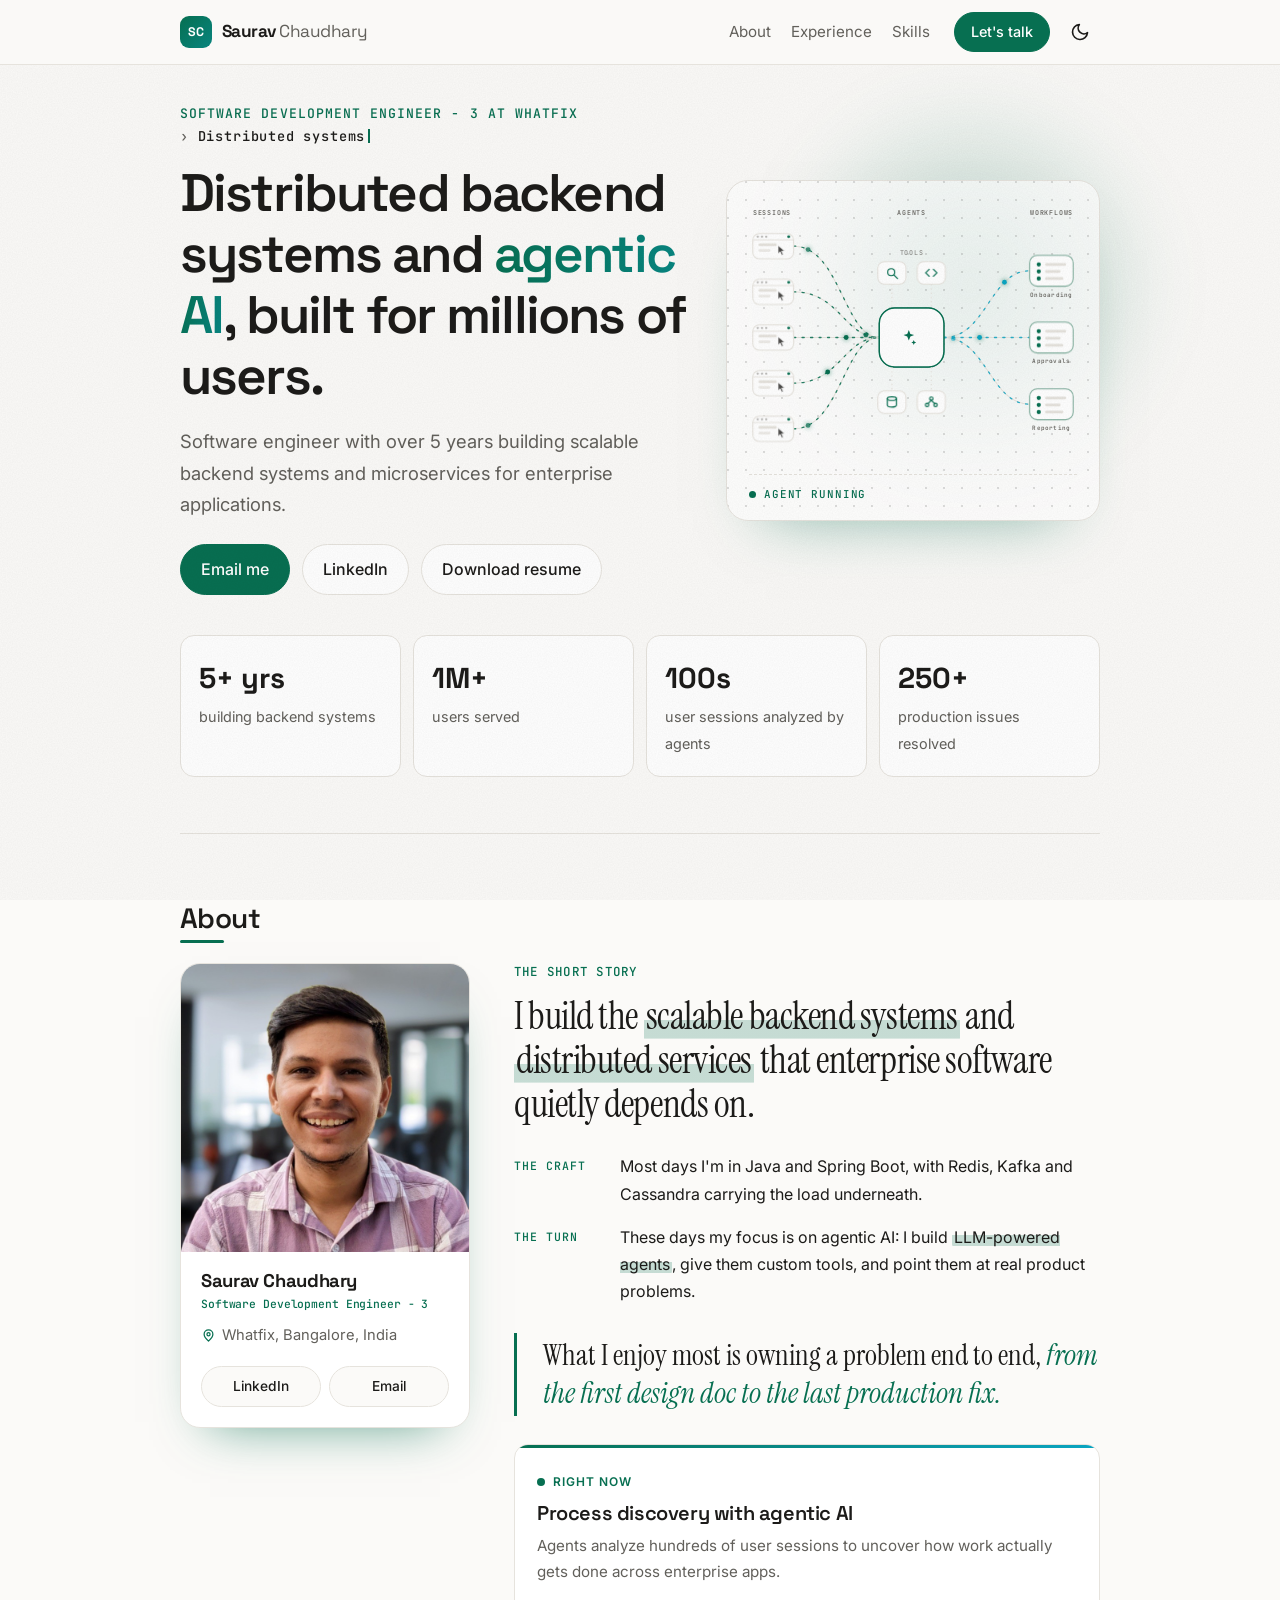
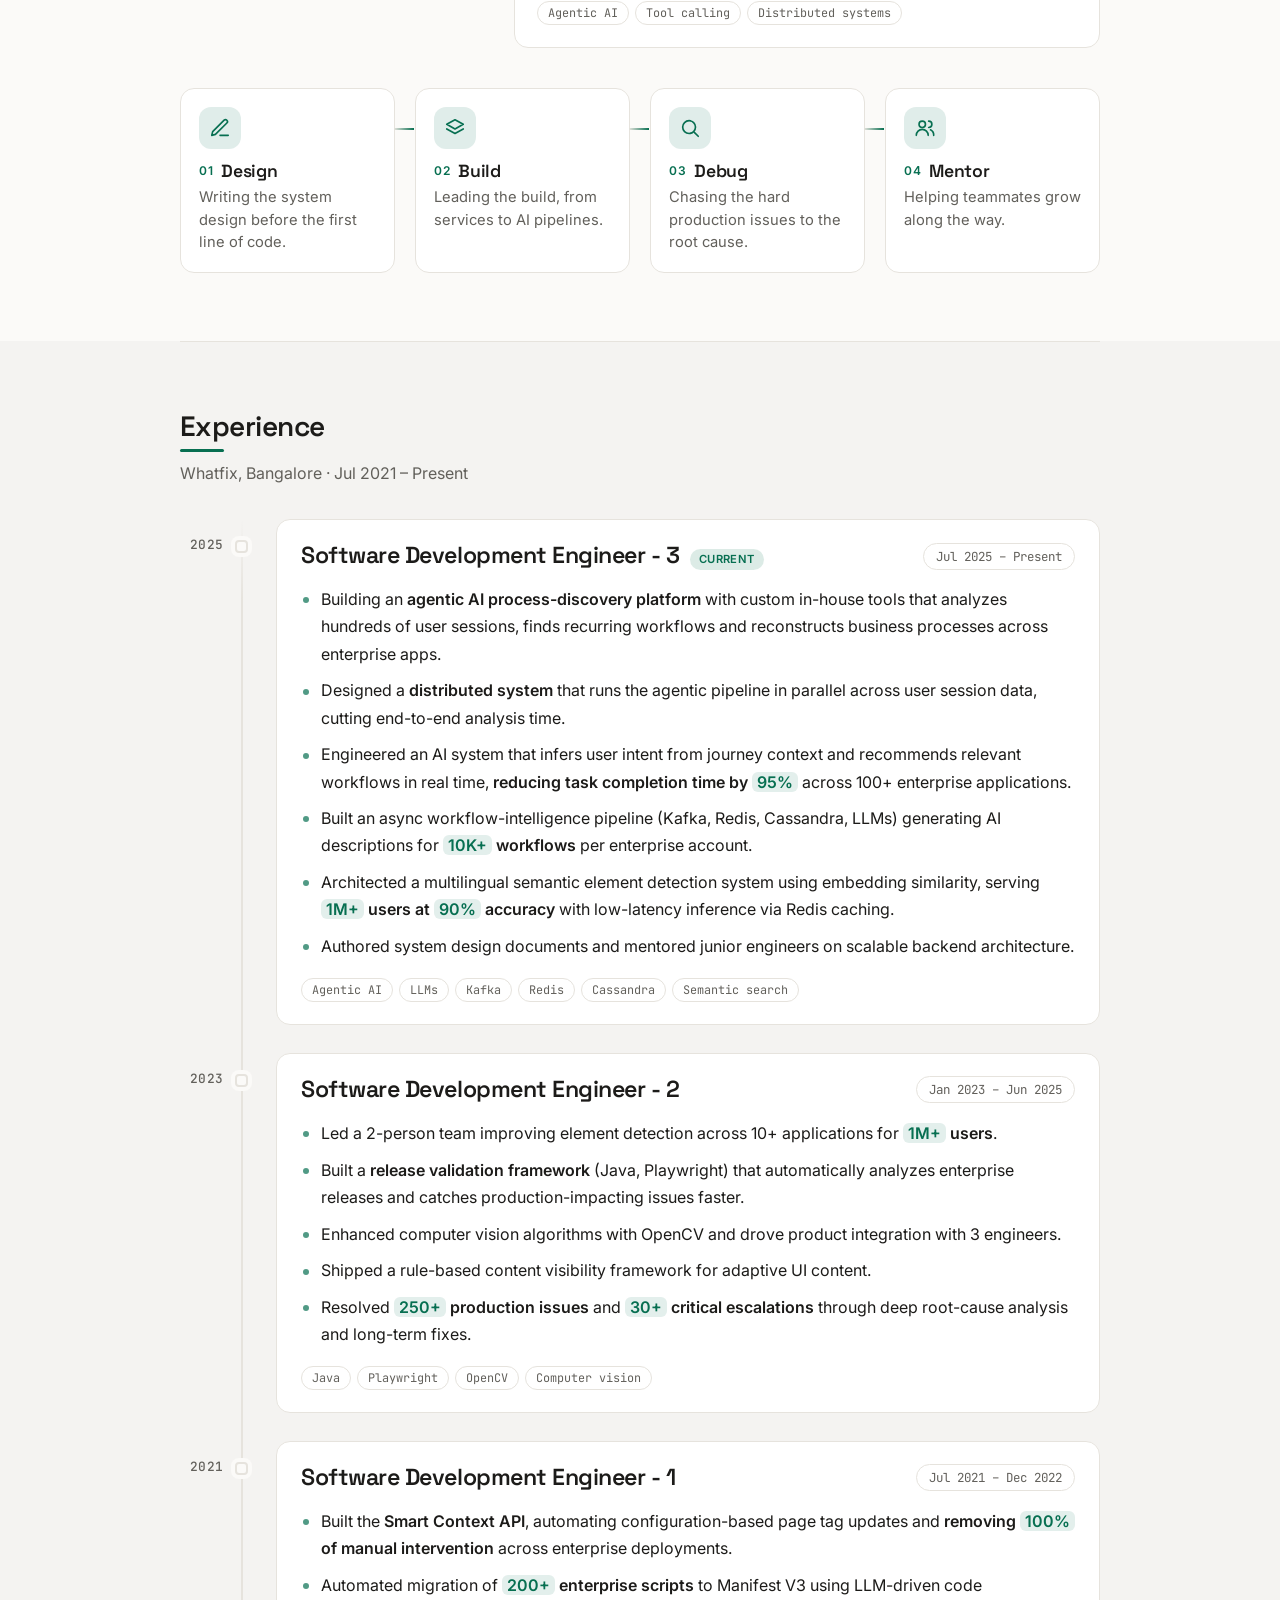
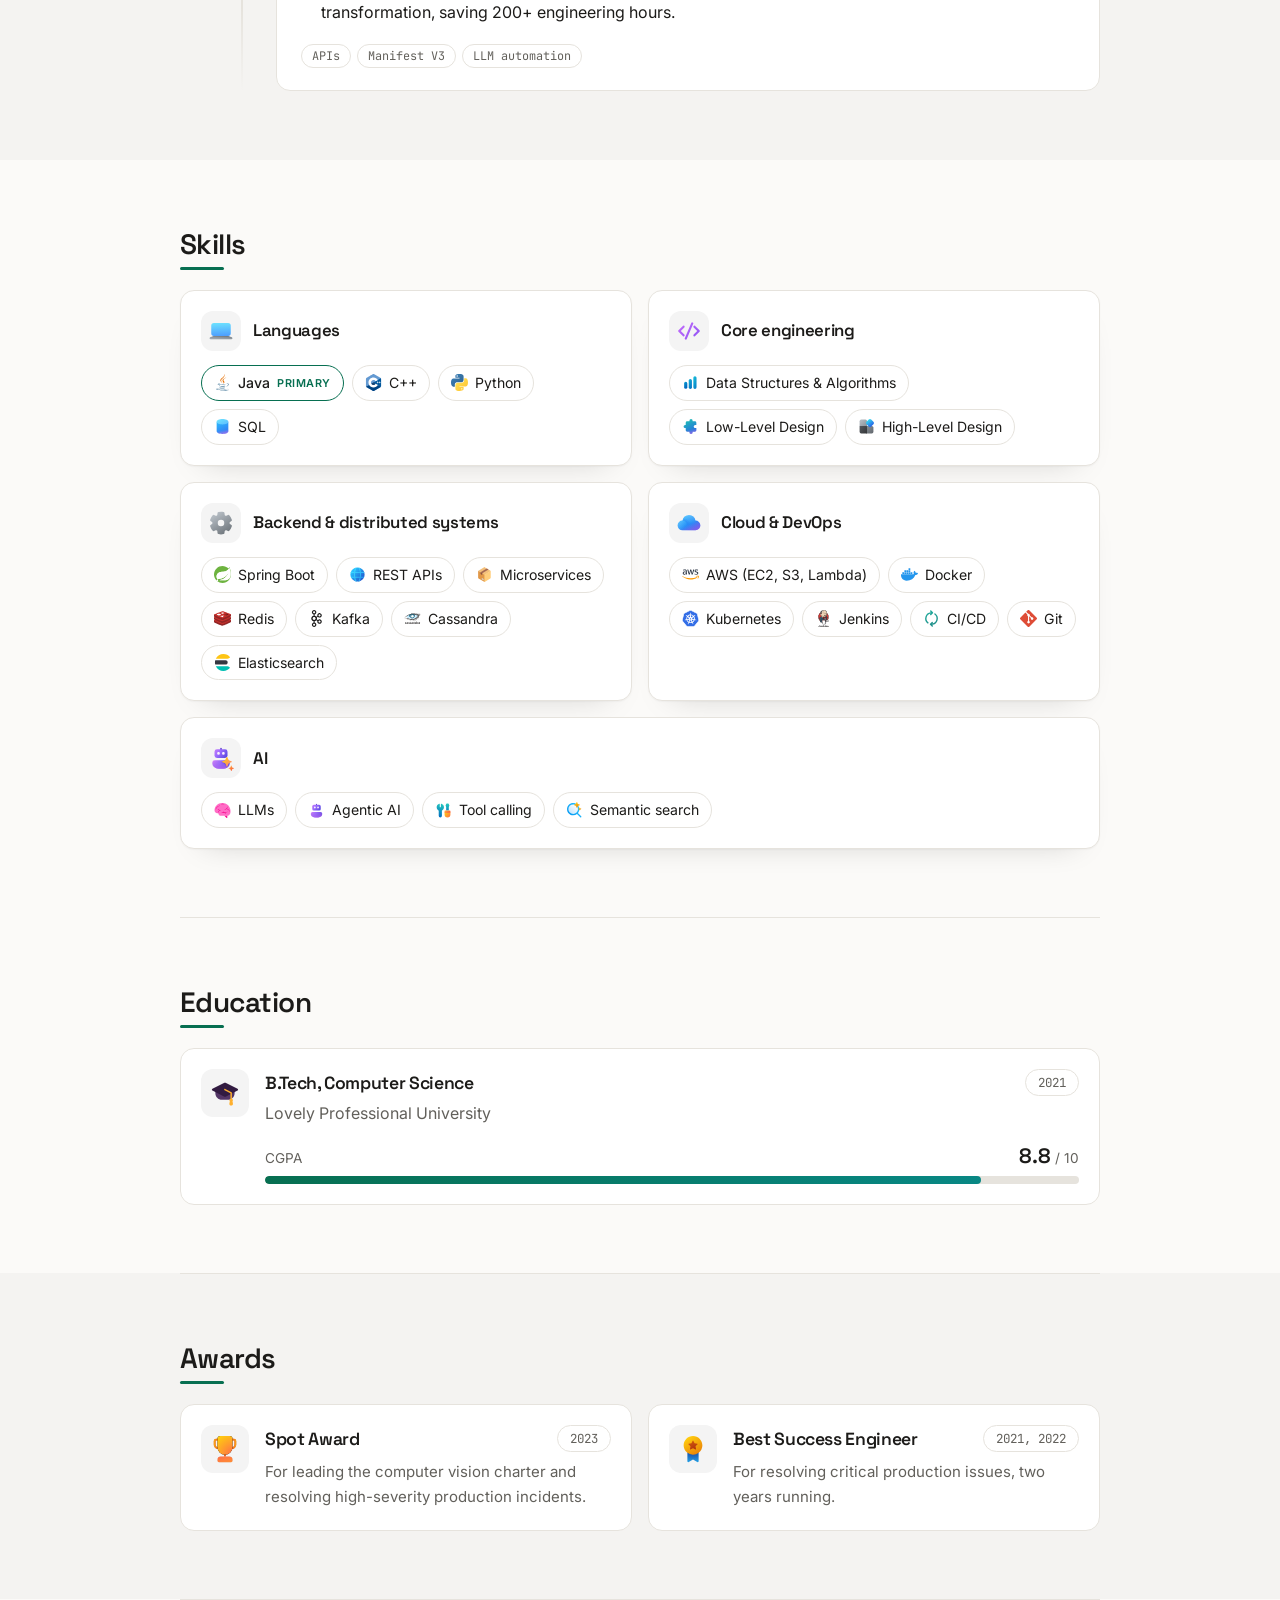
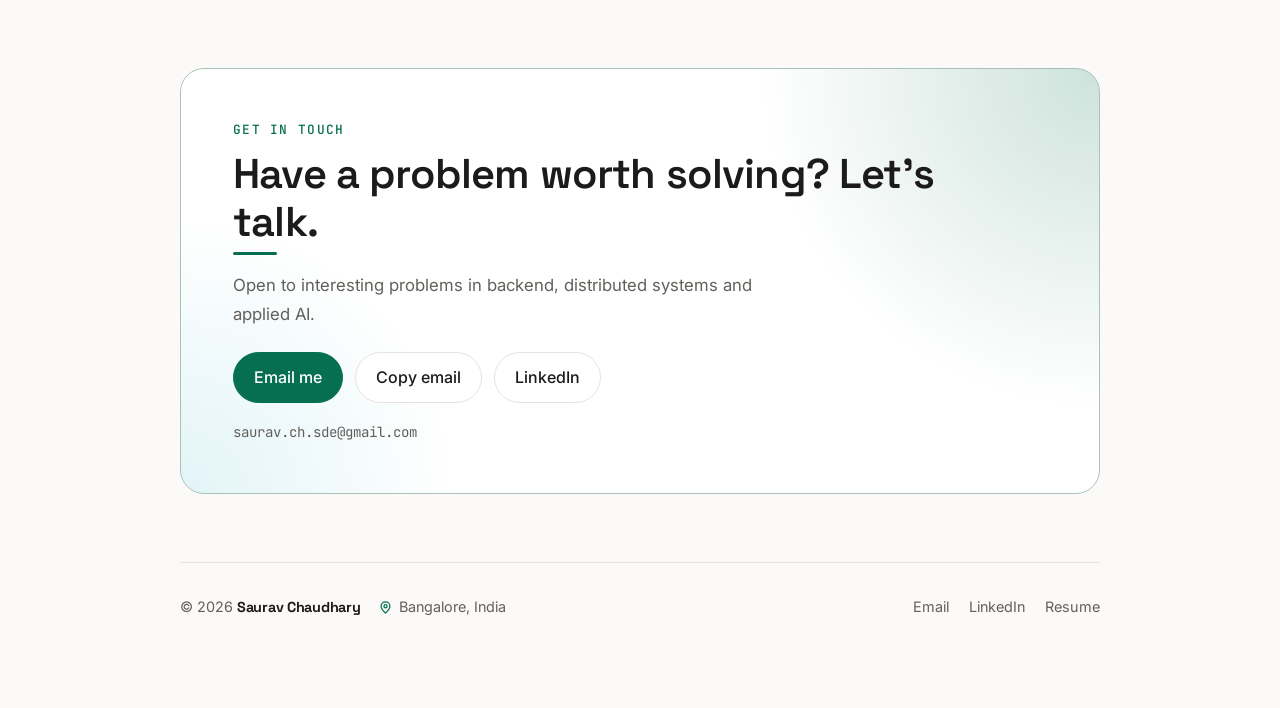
<file: index.html>
<!doctype html>
<html lang="en">
<head>
  <meta charset="utf-8">
  <meta name="viewport" content="width=device-width, initial-scale=1">
  <title>Saurav Chaudhary · Software Engineer</title>
  <meta name="description" content="Saurav Chaudhary — Software Development Engineer - 3 building scalable backend systems, distributed services and agentic AI platforms.">
  <meta name="author" content="Saurav Chaudhary">
  <meta name="theme-color" content="#076f51">
  <link rel="canonical" href="https://srvch.github.io/">
  <meta property="og:type" content="website">
  <meta property="og:url" content="https://srvch.github.io/">
  <meta property="og:image" content="https://srvch.github.io/assets/og-image.png">
  <meta property="og:image:width" content="1200">
  <meta property="og:image:height" content="630">
  <meta property="og:image:alt" content="Saurav Chaudhary, Software Development Engineer - 3">
  <meta property="og:title" content="Saurav Chaudhary · Software Engineer">
  <meta property="og:description" content="Software Development Engineer - 3 building scalable backend systems, distributed services and agentic AI platforms for 1M+ users.">
  <meta name="twitter:card" content="summary_large_image">
  <meta name="twitter:image" content="https://srvch.github.io/assets/og-image.png">
  <meta name="twitter:title" content="Saurav Chaudhary · Software Engineer">
  <meta name="twitter:description" content="Software Development Engineer - 3 building scalable backend systems, distributed services and agentic AI platforms for 1M+ users.">
  <link rel="icon" href="assets/favicon.svg" type="image/svg+xml">
  <link rel="icon" href="favicon.ico" sizes="32x32">
  <link rel="apple-touch-icon" href="assets/apple-touch-icon.png">
  <link rel="manifest" href="site.webmanifest">
  <script type="application/ld+json">
  {
    "@context": "https://schema.org",
    "@type": "Person",
    "name": "Saurav Chaudhary",
    "url": "https://srvch.github.io/",
    "image": "https://srvch.github.io/assets/profile.jpg",
    "jobTitle": "Software Development Engineer - 3",
    "worksFor": { "@type": "Organization", "name": "Whatfix" },
    "email": "mailto:saurav.ch.sde@gmail.com",
    "address": { "@type": "PostalAddress", "addressLocality": "Bangalore", "addressCountry": "IN" },
    "alumniOf": { "@type": "CollegeOrUniversity", "name": "Lovely Professional University" },
    "sameAs": ["https://www.linkedin.com/in/saurav-sde"],
    "knowsAbout": ["Java", "Data Structures and Algorithms", "Low-Level Design", "High-Level Design", "Spring Boot", "Microservices", "Distributed Systems", "Kafka", "Redis", "Cassandra", "Elasticsearch", "AWS", "Kubernetes", "LLMs", "Agentic AI", "Semantic Search"]
  }
  </script>
  <link rel="preconnect" href="https://fonts.googleapis.com">
  <link rel="preconnect" href="https://fonts.gstatic.com" crossorigin>
  <link href="https://fonts.googleapis.com/css2?family=Inter:wght@400;500;600&family=JetBrains+Mono:wght@400;500&family=Instrument+Serif:ital@0;1&family=Space+Grotesk:wght@500;600;700&display=swap" rel="stylesheet">
  <link rel="stylesheet" href="css/style.css">
  <link rel="stylesheet" href="css/print.css" media="print">
  <script>
    document.documentElement.classList.add("js");
    // Set theme before paint to avoid a flash of the wrong theme.
    try {
      var t = localStorage.getItem("theme");
      if (t) document.documentElement.setAttribute("data-theme", t);
    } catch (e) {}
  </script>
</head>
<body>
  <svg id="icon-sprite" width="0" height="0" style="position:absolute" aria-hidden="true" focusable="false"><symbol id="i-aws" viewBox="0 0 256 153"><path fill="#252f3e" d="M72.392 55.438c0 3.137.34 5.68.933 7.545a45.4 45.4 0 0 0 2.712 6.103c.424.678.593 1.356.593 1.95c0 .847-.508 1.695-1.61 2.543l-5.34 3.56c-.763.509-1.526.763-2.205.763c-.847 0-1.695-.424-2.543-1.187a26 26 0 0 1-3.051-3.984c-.848-1.44-1.696-3.052-2.628-5.001q-9.919 11.697-24.922 11.698c-7.12 0-12.8-2.035-16.954-6.103c-4.153-4.07-6.272-9.495-6.272-16.276c0-7.205 2.543-13.054 7.714-17.462c5.17-4.408 12.037-6.612 20.768-6.612c2.882 0 5.849.254 8.985.678c3.137.424 6.358 1.102 9.749 1.865V29.33c0-6.443-1.357-10.935-3.985-13.563c-2.712-2.628-7.29-3.9-13.817-3.9c-2.967 0-6.018.34-9.155 1.103s-6.188 1.695-9.155 2.882c-1.356.593-2.373.932-2.967 1.102s-1.017.254-1.356.254c-1.187 0-1.78-.848-1.78-2.628v-4.154c0-1.356.17-2.373.593-2.966c.424-.594 1.187-1.187 2.374-1.78q4.45-2.29 10.68-3.815C33.908.763 38.316.255 42.978.255c10.088 0 17.463 2.288 22.21 6.866c4.662 4.577 7.036 11.528 7.036 20.853v27.464zM37.976 68.323c2.798 0 5.68-.508 8.731-1.526c3.052-1.017 5.765-2.882 8.053-5.425c1.357-1.61 2.374-3.39 2.882-5.425c.509-2.034.848-4.493.848-7.375v-3.56a71 71 0 0 0-7.799-1.441a64 64 0 0 0-7.968-.509c-5.68 0-9.833 1.102-12.63 3.391s-4.154 5.51-4.154 9.748c0 3.984 1.017 6.951 3.136 8.986c2.035 2.119 5.002 3.136 8.901 3.136m68.069 9.155c-1.526 0-2.543-.254-3.221-.848c-.678-.508-1.272-1.695-1.78-3.305L81.124 7.799c-.51-1.696-.764-2.798-.764-3.391c0-1.356.678-2.12 2.035-2.12h8.307c1.61 0 2.713.255 3.306.848c.678.509 1.187 1.696 1.695 3.306l14.241 56.117l13.224-56.117c.424-1.695.933-2.797 1.61-3.306c.679-.508 1.866-.847 3.392-.847h6.781c1.61 0 2.713.254 3.39.847c.679.509 1.272 1.696 1.611 3.306l13.394 56.795L168.01 6.442c.508-1.695 1.102-2.797 1.695-3.306c.678-.508 1.78-.847 3.306-.847h7.883c1.357 0 2.12.678 2.12 2.119c0 .424-.085.848-.17 1.356s-.254 1.187-.593 2.12l-20.43 65.525q-.762 2.544-1.78 3.306c-.678.509-1.78.848-3.22.848h-7.29c-1.611 0-2.713-.254-3.392-.848c-.678-.593-1.271-1.695-1.61-3.39l-13.14-54.676l-13.054 54.59c-.423 1.696-.932 2.798-1.61 3.391c-.678.594-1.865.848-3.39.848zm108.927 2.289c-4.408 0-8.816-.509-13.054-1.526c-4.239-1.017-7.544-2.12-9.748-3.39c-1.357-.764-2.29-1.611-2.628-2.374a6 6 0 0 1-.509-2.374V65.78c0-1.78.678-2.628 1.95-2.628a4.8 4.8 0 0 1 1.526.255c.508.17 1.271.508 2.119.847a46 46 0 0 0 9.324 2.967a51 51 0 0 0 10.088 1.017c5.34 0 9.494-.932 12.376-2.797s4.408-4.577 4.408-8.053c0-2.373-.763-4.323-2.289-5.934s-4.408-3.051-8.561-4.408l-12.292-3.814c-6.188-1.95-10.765-4.832-13.563-8.647c-2.797-3.73-4.238-7.883-4.238-12.291q0-5.34 2.289-9.41c1.525-2.712 3.56-5.085 6.103-6.95c2.543-1.95 5.425-3.391 8.816-4.408c3.39-1.017 6.95-1.441 10.68-1.441c1.865 0 3.815.085 5.68.339c1.95.254 3.73.593 5.51.932c1.695.424 3.306.848 4.832 1.357q2.288.762 3.56 1.525c1.187.679 2.034 1.357 2.543 2.12q.763 1.017.763 2.797v3.984c0 1.78-.678 2.713-1.95 2.713c-.678 0-1.78-.34-3.22-1.018q-7.25-3.306-16.276-3.306c-4.832 0-8.647.763-11.275 2.374c-2.627 1.61-3.984 4.069-3.984 7.544c0 2.374.848 4.408 2.543 6.019s4.832 3.221 9.325 4.662l12.037 3.815c6.103 1.95 10.511 4.662 13.139 8.137s3.9 7.46 3.9 11.868c0 3.645-.764 6.951-2.205 9.833c-1.525 2.882-3.56 5.425-6.188 7.46c-2.628 2.119-5.764 3.645-9.409 4.747c-3.815 1.187-7.799 1.78-12.122 1.78"/><path fill="#f90" d="M230.993 120.964c-27.888 20.599-68.408 31.534-103.247 31.534c-48.827 0-92.821-18.056-126.05-48.064c-2.628-2.373-.255-5.594 2.881-3.73c35.942 20.854 80.276 33.484 126.136 33.484c30.94 0 64.932-6.442 96.212-19.666c4.662-2.12 8.646 3.052 4.068 6.442m11.614-13.224c-3.56-4.577-23.566-2.204-32.636-1.102c-2.713.34-3.137-2.034-.678-3.814c15.936-11.19 42.13-7.968 45.181-4.239c3.052 3.815-.848 30.008-15.767 42.554c-2.288 1.95-4.492.933-3.475-1.61c3.39-8.393 10.935-27.296 7.375-31.789"/></symbol><symbol id="i-cassandra" viewBox="0 0 256 169"><path fill="#373535" d="M30.9 142.2c2.2 0 4.2.5 5.3 1.5c.2 1.6-1.3 4.2-2.2 4.2c-1.1-.4-2.1-.6-3.4-.6c-5.2 0-7.8 5.4-7.8 10.7c0 3.3 1.1 5.3 3.8 5.3c2.8 0 5.6-1.9 7.2-3.3c.4.3.9 1.2.9 2.2c0 1.1-.3 2.2-1.4 3.3c-1.8 1.8-4.9 3.4-9.4 3.4c-5.1 0-8.7-2.9-8.7-9.7c.2-9 6-17 15.7-17M47.7 163c2.8 0 7.9-4.9 9.3-14.3c.1-.6.1-.7.2-1.3c-.6-.2-1.5-.4-2.3-.4c-2.1 0-4.3.6-6.2 3.3c-2 2.8-2.9 6.3-2.9 9.1c0 2.3.7 3.6 1.9 3.6m-9.2-2.6c0-3.4 1.1-9.2 5.4-13.5c3.7-3.8 8.1-4.7 12.2-4.7c2.7 0 6.3.9 8.6 1.3c-.6 2.5-1.9 12-2.6 17.5c-.3 2.3-.4 5.6-.3 6.8c-1.9.8-5.4 1-6.4 1c-.5 0-.6-2.3-.5-4.6c.1-.7.2-1.8.2-2.3c-2.2 3.7-6.6 6.8-11.2 6.8c-3.3.1-5.4-2.7-5.4-8.3m40.4-18.2c2.3 0 4.6.9 5.6 1.9c-.1 1.6-1.3 4.3-3.3 3.5c-.9-.3-1.7-.5-2.9-.5c-1.5 0-2.9.7-2.9 2.1c0 1.1.8 1.9 4.6 4.6c2.7 2 3.8 3.8 3.8 6.3c0 4.2-3.9 8.7-10.8 8.7c-2.8 0-5.3-1.1-6-2.2c-1-1.7-.2-5.1.9-4.5c1.5.7 3.9 1.5 5.9 1.5c1.9 0 3.1-.9 3.1-2c0-1-.9-1.8-4.3-4.3c-2.9-2.2-3.8-4.2-3.8-6.4c0-4.8 4.1-8.7 10.1-8.7m19.7 0c2.3 0 4.6.9 5.6 1.9c-.1 1.6-1.3 4.3-3.3 3.5c-.9-.3-1.7-.5-2.9-.5c-1.5 0-2.9.7-2.9 2.1c0 1.1.8 1.9 4.6 4.6c2.7 2 3.8 3.8 3.8 6.3c0 4.2-3.9 8.7-10.8 8.7c-2.8 0-5.2-1.1-6-2.2c-1-1.7-.2-5.1.9-4.5c1.5.7 3.9 1.5 5.9 1.5c1.9 0 3.1-.9 3.1-2c0-1-.9-1.8-4.3-4.3c-2.9-2.2-3.8-4.2-3.8-6.4c0-4.8 4.1-8.7 10.1-8.7m17.9 20.8c2.8 0 7.9-4.9 9.3-14.3c.1-.6.1-.7.2-1.3c-.6-.2-1.5-.4-2.3-.4c-2.1 0-4.3.6-6.2 3.3c-2 2.8-2.9 6.3-2.9 9.1c.1 2.3.7 3.6 1.9 3.6m-9.2-2.6c0-3.4 1.1-9.2 5.4-13.5c3.7-3.8 8.1-4.7 12.2-4.7c2.7 0 6.3.9 8.6 1.3c-.6 2.5-1.9 12-2.6 17.5c-.3 2.3-.4 5.6-.3 6.8c-1.9.8-5.4 1-6.4 1c-.5 0-.6-2.3-.5-4.6c.1-.7.2-1.8.2-2.3c-2.2 3.7-6.6 6.8-11.2 6.8c-3.2.1-5.4-2.7-5.4-8.3m39.1-10.8c2.6-4.2 6-7.4 10.8-7.4c4.1 0 5.4 3.8 4.6 9.1c-.4 2.5-1.1 6.1-1.5 9.4c-.4 2.8-.7 5.3-.6 7c-1.5.7-5.8 1-6.8 1c-.4 0-.5-3.1.1-6.4c.5-2.7 1.4-7.7 1.9-10.6c.3-1.7.2-3.7-1.4-3.7c-2.1 0-7.1 3.4-9.6 17.2c-.2 1.1-.6 1.8-1.3 2.2c-.9.5-2.7 1-6.4 1c.7-3.5 1.8-10.6 2.6-15.9c.7-4.8 1-7.9.9-9.1c1-.3 6.1-1.4 6.6-1.4c.6 0 .7 1.8.2 6c-.1.4-.1 1-.2 1.4h.1zm29 13.3c2.5 0 7.6-4.7 9-13c.1-.5.2-1.3.3-1.8c-.7-.7-1.7-1.1-3.3-1.1c-5.8 0-8.3 6.9-8.3 11.9c.1 2.6 1 4 2.3 4m-3.7 5.9c-3.7 0-5.9-3.3-5.9-8.8c0-9.2 5.8-17.7 15.5-17.7c1.7 0 3.3.5 4.2 1c.5-2.6 1.7-10.7 1.8-13.1c1.6-.3 5-.8 6.6-.8c.6 0 .8.6.6 2.1c-1.4 8.6-3.8 25-4.3 28.6c-.3 3.1-.4 6.1-.3 7.8c-1.8.8-5.5 1-6.5 1c-.4 0-.6-2.6-.5-5c.1-.7.2-1.8.2-2c-3.1 4.6-7 6.9-11.4 6.9m33.4-18.4c3-6.7 6.6-8.2 9-8.2c.7 0 1.9.5 2.4 1c.2 1.9-1.3 5.6-2.6 7.1c-.7-.3-1.5-.7-2.5-.7c-1.9 0-5.8 3-8.2 16c-.2 1.1-.5 1.5-1.1 1.8c-1 .6-4.8 1-6.6 1.1c.9-4.7 2.3-14.2 2.9-19.8c.2-1.4.2-4.1.1-5.1c1.1-.5 5.4-1.5 6.3-1.5c.5 0 .9 3.1.1 8.2h.2zm20.1 12.6c2.8 0 7.9-4.9 9.3-14.3c.1-.6.1-.7.2-1.3c-.6-.2-1.5-.4-2.3-.4c-2.1 0-4.3.6-6.2 3.3c-2 2.8-2.9 6.3-2.9 9.1c.1 2.3.7 3.6 1.9 3.6m-9.2-2.6c0-3.4 1.1-9.2 5.4-13.5c3.7-3.8 8.1-4.7 12.2-4.7c2.7 0 6.3.9 8.6 1.3c-.6 2.5-1.9 12-2.6 17.5c-.3 2.3-.4 5.6-.3 6.8c-1.9.8-5.4 1-6.4 1c-.5 0-.6-2.3-.5-4.6c.1-.7.2-1.8.2-2.3c-2.2 3.7-6.6 6.8-11.2 6.8c-3.2.1-5.4-2.7-5.4-8.3"/><path fill="#bbe6fb" d="M205.5 45.5c1.9 21.9-32.6 42.8-77.1 46.6s-82-10.9-83.9-32.8s32.6-42.8 77.1-46.6c44.4-3.8 82 10.8 83.9 32.8"/><path fill="#fff" d="M122.8 15.2c-17-.3-36.8 6.5-51.6 12.8c-1.5 4.4-2.4 9.1-2.4 14c0 26 23.5 47.1 52.5 47.1s52.6-21 52.6-47.1c0-8.2-2.4-16-6.5-22.7c-11.8-1.8-28.1-3.8-44.6-4.1"/><path fill="#fff" d="M121.4 15.2c-9.4-.6-25.6 4.3-39.1 9.2c-2.1 4.8-3.2 10.1-3.2 15.7c0 22.8 20.7 41.3 42.5 41.3c21.7 0 40.9-18.5 42.5-41.3c.5-7.4-2-14.4-5.6-20.4c-13.9-2.4-28.7-3.9-37.1-4.5"/><path fill="#373535" d="M97.3 37.2c1.2-2.6 2.9-3.8 4.6-5.9c-.2-.5-.6-2.2-.6-2.7c0-2.6 2.1-4.6 4.6-4.6c.6 0 1.2.1 1.7.3c7.7-5.9 17.8-8.4 28-6.1c.9.2 1.8.5 2.7.7c-10-1.4-21.4 2.2-29.1 8.4c.2.6.9 2.1.9 2.8c0 2.6-1.7 3.2-4.2 3.2c-.6 0-1.1-.1-1.7-.3c-1.7 2.3-3.9 6.8-4.9 9.6c4.3 3.8 8.1 5.2 13.1 7.1c0-.2.2-.5.2-.7c0-7.7 6.8-14 14.5-14c6.9 0 12.7 5 13.8 11.6c3.5-2.2 6.8-3.9 9.3-7.1c-.6-.7-1.2-2.8-1.2-3.8c0-2.3 1.9-4.2 4.2-4.2c.3 0 .6 0 1 .1c1.3-2.7 2.3-5.5 2.9-8.4c-12.1-9-35.5-7.7-35.5-7.7s-18.6-1-31.2 5.2c.9 5.8 3.3 11.6 6.9 16.5"/><path fill="#373535" d="M155.1 33.7c.9.8 1.3 1.4 1.7 2.1c1.1 2-1.1 3.9-3.5 3.9c-.2 0-.5 0-.7-.1c-2.6 4.1-7.2 9.3-11.3 12c6.3 1 12.2 3.5 16.8 7.4c3.4-6.1 6-15 6-22.5c0-5.7-2.5-9.9-6.3-13c-.1 3.1-1.8 7.4-2.7 10.2m-50.8 38.8c2.1-5.8 7.2-10.2 12.1-14.1c-.7-1-1.8-3.4-2.2-4.5c-5.9-1.8-11.1-5.2-15.2-9.6c0 .1-.1.3-.1.4c-.8 3.4-.9 6.9-.5 10.2c2.8.5 5 3 5 6c0 1.8-1.6 4.3-2.8 5.5c1.2 2.6 2.1 4 3.7 6.1"/><path fill="#373535" d="M103.9 77.3c-2.5-2.5-4.2-7.4-5.8-10.5c-.3 0-.6.1-.9.1c-3.4 0-6.9-2.8-6.1-6.1c.4-1.8 1.7-3 3.7-4c-.5-3.8-.6-9.1.3-13c.2-1.1.8-1.6 1.1-2.7c-3.7-5.4-6.1-12.6-6.1-19.7v-.8c-6.3 3.2-11 8.1-11 15.9c0 17.3 10 34.3 24.8 40.9zm36.5-23.9c-1.9 5.4-7.1 9.4-13.2 9.4c-3.3 0-6.3-1.1-8.6-3c-4.9 3.8-9.4 10.5-11.6 16.4c1 1.1 1.7 2 2.9 3c3.4.9 8.2 0 11.9 0c14.9 0 28.2-6.6 35.8-18.3c-5.2-3.6-11.2-7-17.2-7.5"/><path fill="#1287b1" d="M96.9 39.2c1.2-2.6 2.6-4.9 4.3-7.1c-.2-.5-.3-1.1-.3-1.6c0-2.6 2.1-4.6 4.6-4.6c.6 0 1.2.1 1.7.3c7.7-5.9 17.8-8.4 28-6.1c.9.2 1.8.5 2.7.7c-10-1.4-20.4 1.7-28.1 7.9c.2.6.4 1.2.4 1.8c0 2.6-2.1 4.6-4.6 4.6c-.6 0-1.1-.1-1.7-.3c-1.7 2.3-3.2 4.9-4.2 7.7c3.7 3.9 8.2 7.1 13.2 8.9v-.7c0-7.7 6.3-14 14-14c6.9 0 12.7 5 13.8 11.6c3.5-2.2 6.5-5 9.1-8.3c-.6-.7-1-1.6-1-2.6c0-2.3 1.9-4.2 4.2-4.2c.3 0 .6 0 1 .1c1.3-2.7 2.3-5.5 2.9-8.4c-12.1-9-35.5-7.7-35.5-7.7s-18.6-1-31.2 5.2c.7 6.1 3.1 11.9 6.7 16.8"/><path fill="#1287b1" d="M155.7 34.4c.9.8 1.4 1.9 1.4 3.1c0 2.3-1.9 4.2-4.2 4.2c-.2 0-.5 0-.7-.1c-2.6 4.1-6.1 7.6-10.2 10.2c6 .9 11.7 3.5 16.4 7.4c3.4-6.1 5.4-13.2 5.4-20.7c0-5.7-2.5-9.9-6.3-13c-.2 3.1-.8 6.1-1.8 8.9m-50.8 39.4c2.1-5.8 5.7-10.9 10.6-14.8c-.7-1-1.3-2-1.7-3.2c-5.9-1.8-11.1-5.2-15.2-9.6c0 .1-.1.3-.1.4c-.8 3.4-.9 6.9-.5 10.2c2.8.5 5 3 5 6c0 1.8-.8 3.4-2 4.5c1 2.3 2.4 4.5 3.9 6.5"/><path fill="#1287b1" d="M103.9 77.2c-2.5-2.5-4.6-5.3-6.2-8.4c-.3 0-.6.1-.9.1c-3.4 0-6.1-2.7-6.1-6.1c0-2.4 1.4-4.5 3.4-5.5c-.5-3.8-.3-7.6.6-11.5c.2-1.1.6-2.2.9-3.3c-3.7-5.4-5.9-12-5.9-19.1v-.8c-6.3 3.2-11 8.1-11 15.9c0 17.3 10.3 32.2 25.1 38.8c.1 0 .1 0 .1-.1M140 55.4c-1.9 5.4-7.1 9.4-13.2 9.4c-3.3 0-6.3-1.1-8.6-3c-4.9 3.8-8.6 9-10.9 14.9c1 1.1 2.1 2.1 3.2 3.1c3.4.9 7 1.4 10.7 1.4c14.9 0 28.1-7.7 35.7-19.4c-5-3.6-10.9-5.9-16.9-6.4"/><path fill="#fff" d="m140.5 51.8l12.9-3.1l-13-.7l10.6-8l-12 4.3l8.1-11.3l-11.3 7.5l3.9-13.2l-7.7 10.9l-.2-13.8l-5.1 12.3l-4.2-12.4l.2 14.6l-7.3-13.1l4 13.9l-11.9-8.6l9.3 11.7l-14.8-5.4l11.6 8.6l-14.9.5l15.3 3.9l-15.3 3.3l15.1 1.1l-12.7 8.1l13.1-4.7l-9.1 11.5l11.5-9.3l-4.1 15.4l8.9-12.6l-1.2 14.8l5-13.5l4.3 14.1l1-14.2l6.4 12.1l-3.8-13.8l11.6 9l-7.5-11.5l12.8 5l-9.8-9.6l13.1 1z"/><path fill="#373535" fill-opacity=".35" d="M2.8 76.5C42.9 36.4 74.9 24 104 18.4c3.8-.7 4.6-9.2 4.6-9.2s.5 6.2 3.2 7s6.2-9.7 6.2-9.7s-3.2 9.4 0 10c3.2.5 9.2-9.2 9.2-9.2s-2.4 8.3-.8 8.9c1.6.5 9.7-12.1 9.7-12.1s-4.8 8.3-.3 9.2c4.6.8 11.3-5.7 11.3-5.7s-5.2 5.9-2.9 6.8c10 3.5 18-9.4 18-9.4s-1.9 5.7-6.7 11.9c10.5 2.7 18.3-13.1 18.3-13.1L166 19.6c4 2 20.1-16.6 20.1-16.6s-8.3 14.5-13.2 17.5c2.7 2.2 12.4-6.5 12.4-6.5s-7.8 9.7-4.8 10.2c4.3 3.5 20.2-18 20.2-18s-6.2 12.7-15.3 22.6C193 32.7 212 8.2 212 8.2s-.5 7.8-14.3 20.2c10.2-1.3 23.4-20.7 23.4-20.7s-4.8 14.5-16.4 24.8c10-1 26.1-25.8 26.1-25.8s-6.2 17.2-18.8 27.2c14 3.1 34.2-17.8 34.2-17.8s-7.9 14.8-18.3 20.9c11.6 4.4 27.5-13.9 27.5-13.9s-15.9 24.5-41.2 23.4c-8.3-.4-33.4-25.2-87.2-23.2C55.8 25.9 40.8 56.1 2.8 76.5"/><path fill="#373535" d="M4.4 73.5C44.5 33.4 76.5 21 105.6 15.4c3.8-.7 4.6-9.2 4.6-9.2s.5 6.2 3.2 7s6.2-9.7 6.2-9.7s-3.2 9.4 0 10c3.2.5 9.2-9.2 9.2-9.2s-2.4 8.3-.8 8.9c1.6.5 9.7-12.1 9.7-12.1s-4.8 8.3-.3 9.2c4.6.8 11.3-5.7 11.3-5.7s-5.2 5.9-2.9 6.8c10 3.5 18-9.4 18-9.4s-1.9 5.7-6.7 11.9C167.6 16.6 175.4.8 175.4.8l-7.8 15.8c4 2.2 20.2-16.4 20.2-16.4s-8.3 14.5-13.2 17.5C177.3 19.6 187 11 187 11s-7.8 9.7-4.8 10.2c4.3 3.5 20.2-18 20.2-18s-6.3 12.7-15.4 22.6c7.6 3.8 26.7-20.7 26.7-20.7s-.5 7.8-14.3 20.2c10.2-1.3 23.4-20.7 23.4-20.7s-4.8 14.5-16.4 24.8c10-1 26.1-25.8 26.1-25.8s-6.2 17.2-18.8 27.2c14 3.1 34.2-17.8 34.2-17.8s-7.9 14.8-18.3 20.9c11.6 4.4 27.5-13.9 27.5-13.9s-15.9 24.5-41.2 23.4c-8.3-.4-33.4-25.2-87.2-23.2C57.5 22.9 42.4 53 4.4 73.5"/><path fill="#373535" fill-opacity=".35" d="M1.8 80.9c21.2 10.6 40.6-1.6 65 5.3c18.6 5.2 41.2 11.7 71.9 7.2c30.7-4.4 56.9-17.8 69.5-41.6c3.9-10.6 19.8 2.4 19.8 2.4s-11.6-4.8-11.3-2.6c.3 2.3 17.4 10.2 17.4 10.2s-15.5-4.8-14.5-1.2c.9 3.6 19.4 18.2 19.4 18.2S217.9 63 216.2 65.2c-1.8 2.2 8.9 10.9 8.9 10.9s-17.6-10.9-23.8-7.7c-4.5 2.3 18.3 17.2 18.3 17.2s-14.8-11.3-18.3-8.3s16.7 27.2 16.7 27.2s-23-24.8-25.3-23.6S199 94 199 94s-11.2-12.4-14.3-10.3c-3.1 2.2 16.2 34.3 16.2 34.3S180 85.1 171.3 90.6c13.5 29.7 8.5 33.9 8.5 33.9s-1.7-30.3-18.6-29.5c-8.5.4 4 22.6 4 22.6S153.7 97.3 146 97.7c14.1 26.8 9.1 37.6 9.1 37.6s2.3-22.9-16.8-35.6c7.3 6.5-4.6 35.6-4.6 35.6s10.4-42.9-7.7-34.7c-2.9 1.3-.2 21.4-.2 21.4s-3.6-23-9.1-21.8c-3.2.7-20.2 31.9-20.2 31.9s13.9-33.7 9.7-32.3c-3.1 1-8.9 14.9-8.9 14.9s2.8-13.7 0-14.5s-18.6 14.5-18.6 14.5s11.7-13.7 9.7-16.6c-3.1-4.3-6.6-4.5-10.9-2.8C71.3 97.7 63 109 63 109s8.3-11.5 6.9-15.7c-2.3-6.9-26.2 13.3-26.2 13.3s14.1-13.3 10.9-16.2c-3.2-2.8-20.8-2-26.2-2c-16.1.2-21.7-3.6-26.6-7.5"/><path fill="#373535" d="M.9 78.5c21.2 10.6 40.6-1.6 65 5.3c18.6 5.2 41.2 11.7 71.9 7.2c30.7-4.4 56.9-17.8 69.5-41.6c3.9-10.6 19.8 2.4 19.8 2.4s-11.6-4.8-11.3-2.6c.3 2.3 17.4 10.2 17.4 10.2s-15.5-4.8-14.5-1.2c.9 3.6 19.4 18.2 19.4 18.2s-20.9-15.9-22.6-13.7s8.9 10.9 8.9 10.9s-17.6-10.9-23.8-7.7c-4.5 2.3 18.3 17.2 18.3 17.2s-14.8-11.3-18.3-8.3s16.7 27.2 16.7 27.2s-22.9-24.8-25.2-23.6s6.3 13.1 6.3 13.1s-11.4-12.3-14.5-10.2c-3.1 2.2 16.1 34.3 16.1 34.3s-20.9-33-29.5-27.5c13.6 29.8 8.5 34 8.5 34s-1.7-30.3-18.6-29.5c-8.5.4 4 22.6 4 22.6S153 95 145.3 95.4c14.1 26.8 9.1 37.6 9.1 37.6s2.3-22.9-16.8-35.6c7.3 6.5-4.6 35.6-4.6 35.6s10.4-42.9-7.7-34.7c-2.9 1.3-.2 21.4-.2 21.4s-3.6-23-9.1-21.8c-3.2.7-20.2 31.9-20.2 31.9s13.9-33.7 9.7-32.3c-3.1 1-8.9 14.9-8.9 14.9s2.8-13.7 0-14.5S78 112.4 78 112.4s11.7-13.7 9.7-16.6c-3.1-4.3-6.6-4.5-10.9-2.8c-6.2 2.4-14.5 13.7-14.5 13.7s8.3-11.5 6.9-15.7C66.9 84.1 43 104.3 43 104.3S57.1 91 53.9 88.1c-3.2-2.8-20.8-2-26.2-2c-16.3.1-21.9-3.7-26.8-7.6"/></symbol><symbol id="i-cplusplus" viewBox="0 0 256 288"><path fill="#649ad2" d="M255.987 84.59c-.002-4.837-1.037-9.112-3.13-12.781c-2.054-3.608-5.133-6.632-9.261-9.023c-34.08-19.651-68.195-39.242-102.264-58.913c-9.185-5.303-18.09-5.11-27.208.27c-13.565 8-81.48 46.91-101.719 58.632C4.071 67.6.015 74.984.013 84.58C0 124.101.013 163.62 0 203.141c0 4.73.993 8.923 2.993 12.537c2.056 3.717 5.177 6.824 9.401 9.269c20.24 11.722 88.164 50.63 101.726 58.631c9.121 5.382 18.027 5.575 27.215.27c34.07-19.672 68.186-39.262 102.272-58.913c4.224-2.444 7.345-5.553 9.401-9.267c1.997-3.614 2.992-7.806 2.992-12.539c0 0 0-79.018-.013-118.539"/><path fill="#004482" d="m128.392 143.476l-125.4 72.202c2.057 3.717 5.178 6.824 9.402 9.269c20.24 11.722 88.164 50.63 101.726 58.631c9.121 5.382 18.027 5.575 27.215.27c34.07-19.672 68.186-39.262 102.272-58.913c4.224-2.444 7.345-5.553 9.401-9.267z"/><path fill="#1a4674" d="M91.25 164.863c7.297 12.738 21.014 21.33 36.75 21.33c15.833 0 29.628-8.7 36.888-21.576l-36.496-21.141z"/><path fill="#01589c" d="M255.987 84.59c-.002-4.837-1.037-9.112-3.13-12.781l-124.465 71.667l124.616 72.192c1.997-3.614 2.99-7.806 2.992-12.539c0 0 0-79.018-.013-118.539"/><path fill="#fff" d="M249.135 148.636h-9.738v9.74h-9.74v-9.74h-9.737V138.9h9.737v-9.738h9.74v9.738h9.738zM128 58.847c31.135 0 58.358 16.74 73.17 41.709l.444.759l-37.001 21.307c-7.333-12.609-20.978-21.094-36.613-21.094c-23.38 0-42.333 18.953-42.333 42.332a42.13 42.13 0 0 0 5.583 21.003c7.297 12.738 21.014 21.33 36.75 21.33c15.659 0 29.325-8.51 36.647-21.153l.241-.423l36.947 21.406c-14.65 25.597-42.228 42.851-73.835 42.851c-31.549 0-59.084-17.185-73.754-42.707c-7.162-12.459-11.26-26.904-11.26-42.307c0-46.95 38.061-85.013 85.014-85.013m75.865 70.314v9.738h9.737v9.737h-9.737v9.74h-9.738v-9.74h-9.738V138.9h9.738v-9.738z"/></symbol><symbol id="i-docker" viewBox="0 0 256 185"><path fill="#2396ed" d="M250.716 70.497c-5.765-4-18.976-5.5-29.304-3.5c-1.2-10-6.725-18.749-16.333-26.499l-5.524-4l-3.844 5.75c-4.803 7.5-7.205 18-6.485 28c.24 3.499 1.441 9.749 5.044 15.249c-3.362 2-10.328 4.5-19.455 4.5H1.155l-.48 2c-1.682 9.999-1.682 41.248 18.014 65.247c14.892 18.249 36.99 27.499 66.053 27.499c62.93 0 109.528-30.25 131.386-84.997c8.647.25 27.142 0 36.51-18.75c.24-.5.72-1.5 2.401-5.249l.961-2zM139.986 0h-26.42v24.999h26.42zm0 29.999h-26.42v24.999h26.42zm-31.225 0h-26.42v24.999h26.42zm-31.225 0H51.115v24.999h26.421zM46.311 59.998H19.89v24.999h26.42zm31.225 0H51.115v24.999h26.421zm31.225 0h-26.42v24.999h26.42zm31.226 0h-26.422v24.999h26.422zm31.225 0H144.79v24.999h26.422z"/></symbol><symbol id="i-elasticsearch" viewBox="0 0 256 288"><path fill="#343741" d="M0 143.82c0 12.44 1.744 24.441 4.71 35.956h175.067c19.856 0 35.955-16.1 35.955-35.956c0-19.865-16.1-35.955-35.955-35.955H4.71C1.744 119.371 0 131.38 0 143.82"/><path fill="#fec514" d="M242.013 68.863c5.025-4.629 9.7-9.6 13.987-14.93C229.636 21.079 189.213 0 143.82 0C87 0 38.101 33.052 14.775 80.9h196.559c11.38 0 22.319-4.324 30.678-12.037"/><path fill="#00bfb3" d="M211.334 206.742H14.774c23.336 47.839 72.226 80.9 129.045 80.9c45.393 0 85.816-21.088 112.18-53.933a136.6 136.6 0 0 0-13.987-14.94c-8.36-7.721-19.299-12.027-30.678-12.027"/></symbol><symbol id="i-git" viewBox="0 0 256 256"><path fill="#de4c36" d="M251.172 116.594L139.4 4.828c-6.433-6.437-16.873-6.437-23.314 0l-23.21 23.21l29.443 29.443c6.842-2.312 14.688-.761 20.142 4.693c5.48 5.489 7.02 13.402 4.652 20.266l28.375 28.376c6.865-2.365 14.786-.835 20.269 4.657c7.663 7.66 7.663 20.075 0 27.74c-7.665 7.666-20.08 7.666-27.749 0c-5.764-5.77-7.188-14.235-4.27-21.336l-26.462-26.462l-.003 69.637a19.8 19.8 0 0 1 5.188 3.71c7.663 7.66 7.663 20.076 0 27.747c-7.665 7.662-20.086 7.662-27.74 0c-7.663-7.671-7.663-20.086 0-27.746a19.7 19.7 0 0 1 6.421-4.281V94.196a19.4 19.4 0 0 1-6.421-4.281c-5.806-5.798-7.202-14.317-4.227-21.446L81.47 39.442L4.83 116.077c-6.44 6.443-6.44 16.884 0 23.322l111.774 111.768c6.435 6.438 16.873 6.438 23.316 0l111.251-111.249c6.438-6.44 6.438-16.887 0-23.324"/></symbol><symbol id="i-java" viewBox="0 0 256 346"><path fill="#5382a1" d="M82.554 267.473s-13.198 7.675 9.393 10.272c27.369 3.122 41.356 2.675 71.517-3.034c0 0 7.93 4.972 19.003 9.279c-67.611 28.977-153.019-1.679-99.913-16.517m-8.262-37.814s-14.803 10.958 7.805 13.296c29.236 3.016 52.324 3.263 92.276-4.43c0 0 5.526 5.602 14.215 8.666c-81.747 23.904-172.798 1.885-114.296-17.532"/><path fill="#e76f00" d="M143.942 165.515c16.66 19.18-4.377 36.44-4.377 36.44s42.301-21.837 22.874-49.183c-18.144-25.5-32.059-38.172 43.268-81.858c0 0-118.238 29.53-61.765 94.6"/><path fill="#5382a1" d="M233.364 295.442s9.767 8.047-10.757 14.273c-39.026 11.823-162.432 15.393-196.714.471c-12.323-5.36 10.787-12.8 18.056-14.362c7.581-1.644 11.914-1.337 11.914-1.337c-13.705-9.655-88.583 18.957-38.034 27.15c137.853 22.356 251.292-10.066 215.535-26.195M88.9 190.48s-62.771 14.91-22.228 20.323c17.118 2.292 51.243 1.774 83.03-.89c25.978-2.19 52.063-6.85 52.063-6.85s-9.16 3.923-15.787 8.448c-63.744 16.765-186.886 8.966-151.435-8.183c29.981-14.492 54.358-12.848 54.358-12.848m112.605 62.942c64.8-33.672 34.839-66.03 13.927-61.67c-5.126 1.066-7.411 1.99-7.411 1.99s1.903-2.98 5.537-4.27c41.37-14.545 73.187 42.897-13.355 65.647c0 .001 1.003-.895 1.302-1.697"/><path fill="#e76f00" d="M162.439.371s35.887 35.9-34.037 91.101c-56.071 44.282-12.786 69.53-.023 98.377c-32.73-29.53-56.75-55.526-40.635-79.72C111.395 74.612 176.918 57.393 162.439.37"/><path fill="#5382a1" d="M95.268 344.665c62.199 3.982 157.712-2.209 159.974-31.64c0 0-4.348 11.158-51.404 20.018c-53.088 9.99-118.564 8.824-157.399 2.421c.001 0 7.95 6.58 48.83 9.201"/></symbol><symbol id="i-jenkins" viewBox="0 0 256 417"><path fill="#d33833" d="M250.741 169.278c0 69.457-55.07 125.817-123.039 125.817S4.664 238.735 4.664 169.278c0-69.458 55.07-125.818 123.038-125.818c67.97 0 123.04 56.36 123.04 125.818"/><path fill="#ef3d3a" d="M9.724 200.434S.794 69.26 121.749 65.488l-8.434-14.09l-65.588 22.028l-18.753 21.532l-16.372 31.355l-9.328 36.515l2.779 24.41"/><path fill="#231f20" d="M43.46 83.448c-21.531 22.127-34.927 52.59-34.927 86.326s13.396 64.198 34.927 86.325c21.631 22.127 51.3 35.721 84.242 35.721s62.611-13.594 84.242-35.72c21.532-22.128 34.927-52.59 34.927-86.326c0-33.737-13.395-64.199-34.927-86.326c-21.63-22.028-51.299-35.72-84.242-35.72c-32.843 0-62.61 13.593-84.242 35.72m-5.457 177.91C15.083 237.941.893 205.495.893 169.774s14.19-68.168 37.11-91.684c22.921-23.417 54.673-38.003 89.7-38.003s66.778 14.586 89.699 38.003s37.11 55.863 37.11 91.684c0 35.72-14.19 68.167-37.11 91.584c-22.921 23.516-54.673 38.003-89.7 38.003s-66.778-14.487-89.699-38.003"/><path fill="#f0d6b7" d="m179.498 169.972l-18.754 2.778l-25.302 2.878l-16.372.397l-15.975-.496l-12.205-3.77l-10.816-11.71l-8.434-23.913l-1.885-5.16l-11.212-3.77l-6.55-10.815l-4.663-15.48l5.16-13.593l12.205-4.267l9.823 4.664l4.663 10.32l5.656-.894l1.885-2.381l-1.885-10.816l-.496-13.594l2.778-18.753l-.099-10.716l8.533-13.693l14.983-10.816L136.732 5.16l29.073 4.266l25.302 18.258l11.709 18.753l7.54 13.594l1.886 33.736l-5.656 29.073l-10.32 25.799l-9.723 13.792"/><path fill="#335061" d="m163.622 251.039l-66.977 2.778v11.212l5.656 39.393l-2.779 3.274l-46.834-15.975l-3.274-5.656l-4.664-52.986l-11.014-31.752l-2.381-7.541l37.507-25.798l11.709-4.664l10.319 12.7l8.93 7.939l10.32 3.274l4.663 1.39l5.656 24.409l4.267 5.16l10.815-3.771L128 229.01l40.682 19.25z"/><path fill="#6d6b6d" d="m52.49 87.516l12.205-4.266l9.823 4.663l4.663 10.32l5.656-.893l1.39-5.656l-2.779-10.816l2.778-25.798l-2.381-14.09l8.434-9.823l18.257-14.487l-5.16-7.045l-25.798 12.7l-10.815 8.435l-6.053 13.097l-9.327 12.701l-2.778 14.983z"/><path fill="#dcd9d8" d="M71.74 43.46s7.044-17.364 35.125-25.798c28.08-8.434 1.39-6.053 1.39-6.053L77.791 23.318L66.084 35.026l-5.16 9.327zM57.65 84.242s-9.824-32.844 27.683-37.507l-1.389-5.656l-25.798 6.053l-7.541 24.41l1.885 15.974z"/><path fill="#f7e4cd" d="m72.633 127.802l6.151-5.954s2.779.298 3.275 3.572s1.885 32.844 22.028 48.72c1.885 1.488-14.983-2.382-14.983-2.382L74.12 148.341m84.739-29.47s1.091-14.189 4.961-13.097c3.87 1.091 3.87 4.96 3.87 4.96s-9.327 5.954-8.831 8.137m38.896-51.993s-7.74 1.587-8.434 8.434c-.695 6.846 8.434 1.389 9.823.893m-58.046-8.831s-10.32 1.389-10.32 7.938s11.709 6.052 14.983 3.274m-68.366 19.25S59.635 87.02 57.75 97.34s-6.053 17.76 2.778 28.576l-6.053-1.885l-5.655-14.487l-1.886-14.09L57.75 84.242l12.204.893l7.045 5.656zm8.435-29.569s7.937-41.278 48.223-49.216c33.14-6.549 50.604 1.39 57.153 8.93c0 0-29.569-35.125-57.65-24.409c-28.08 10.816-48.719 30.462-48.223 43.064c.794 21.63.496 21.63.496 21.63M194.48 32.645s-13.593-.496-14.09 11.708c0 0 0 1.886.894 3.771c0 0 10.815-12.205 17.364-5.656"/><path fill="#f7e4cd" d="M135.045 49.414s-2.381-18.654-18.257-7.839c-10.32 7.045-9.328 16.868-7.541 18.754c1.885 1.885 1.389 5.655 2.778 3.076s.992-11.014 6.152-13.396c5.06-2.381 13.594-4.96 16.868-.595"/><path fill="#49728b" d="M90.99 176.025L46.932 195.67s18.258 72.633 8.93 95.157l-6.548-2.381l-.496-27.684l-12.205-52.39l-5.16-14.488l45.941-30.958zm4.464 40.185l6.251 7.641v28.08h-7.441s-.893-19.646-.893-22.027s.893-10.816.893-10.816m1.389 37.11l-21.135.893l6.053 4.267l14.982 2.382"/><path fill="#335061" d="m167.79 251.535l17.363-.496l4.267 43.063l-17.761 2.382z"/><path fill="#335061" d="m172.453 251.535l26.195-1.39s10.816-27.187 10.816-28.576c0-1.39 9.327-39.392 9.327-39.392l-21.135-22.028l-4.267-3.77l-11.212 11.212v43.56z"/><path fill="#49728b" d="m184.161 248.26l-16.372 3.275l2.382 13.098c6.052 2.778 16.372-4.664 16.372-4.664m-1.886-93.767l32.844 24.409l.893-11.213l-24.806-22.92z"/><path fill="#fff" d="m111.926 343.814l-9.724-39.392l-4.862-29.073l-.794-21.532l43.956-2.381h27.287l-2.48 49.215l4.266 38.003l-.496 7.045l-35.622 2.779z"/><path fill="#dcd9d8" d="M161.736 251.039s-2.381 48.72 4.664 83.448c0 0-14.09 8.93-34.63 11.212l39.393-1.389l4.663-2.778l-5.655-76.8l-1.489-16.472"/><path fill="#fff" d="m190.115 290.431l18.257-5.16l34.63-1.885l5.16-15.975l-9.328-27.684l-10.815-1.389l-14.983 4.664l-14.289 7.045l-7.64-1.39l-5.954 2.382"/><path fill="#dcd9d8" d="M189.817 281.005s12.205-5.656 14.09-5.16l-5.16-25.798l6.053-2.382s4.267 24.41 4.267 27.188c0 0 26.195 1.389 28.576 1.389c0 0 5.656-10.816 4.267-22.028l5.16 14.983l.496 8.434l-7.541 11.212l-8.434 1.886l-14.09-.496l-4.664-6.053l-16.372 2.381l-5.16 1.886"/><path fill="#fff" d="m171.361 247.764l-10.32-26.195l-10.815-15.48s2.382-6.548 5.656-6.548h10.816l10.32 3.77l-.894 17.365z"/><path fill="#dcd9d8" d="M173.445 238.834s-13.098-25.302-13.098-29.073c0 0 2.382-5.656 5.656-4.266c3.275 1.389 10.32 5.16 10.32 5.16v-8.931l-15.976-3.274l-10.815 1.389l18.257 43.262l3.77.496"/><path fill="#fff" d="m116.093 177.017l-12.998-1.39l-12.205-3.77v4.267l5.953 6.549l18.754 8.434"/><path fill="#dcd9d8" d="M95.157 178.406s14.486 6.053 19.25 4.664l.495 5.656l-13.097-2.779l-7.938-5.656z"/><path fill="#d33833" d="M190.115 201.129c-7.938-.199-15.182-1.191-21.433-2.977c.397-2.58-.397-5.06.298-6.946c1.786-1.29 4.663-1.29 7.342-1.587c-2.282-1.092-5.556-1.588-8.136-.893c-.1-1.786-.893-2.878-1.39-4.267c4.466-1.588 14.984-12.006 20.937-8.633c2.878 1.687 4.069 11.014 4.267 15.678c.198 3.77-.397 7.541-1.885 9.625"/><path stroke="#d33833" stroke-width="2" d="M190.115 201.129c-7.938-.199-15.182-1.191-21.433-2.977c.397-2.58-.397-5.06.298-6.946c1.786-1.29 4.663-1.29 7.342-1.587c-2.282-1.092-5.556-1.588-8.136-.893c-.1-1.786-.893-2.878-1.39-4.267c4.466-1.588 14.984-12.006 20.937-8.633c2.878 1.687 4.069 11.014 4.267 15.678c.198 3.77-.397 7.541-1.885 9.625Z"/><path fill="#d33833" d="M152.112 188.13c0 .596 0 1.19-.1 1.786c-2.48 1.588-6.45 1.588-9.228 2.977c3.97.198 7.145 1.19 9.923 2.48c-.1 1.489-.1 3.077-.198 4.565c-4.565 3.076-8.732 7.74-14.09 10.716c-2.58 1.39-11.411 4.962-14.09 4.267c-1.489-.397-1.687-2.282-2.282-4.068c-1.29-3.77-4.267-9.923-4.565-15.678c-.298-7.243-1.091-19.448 6.747-17.96c6.35 1.191 13.693 4.069 18.555 6.748c3.076 1.786 4.763 3.77 9.328 4.167"/><path stroke="#d33833" stroke-width="2" d="M152.112 188.13c0 .596 0 1.19-.1 1.786c-2.48 1.588-6.45 1.588-9.228 2.977c3.97.198 7.145 1.19 9.923 2.48c-.1 1.489-.1 3.077-.198 4.565c-4.565 3.076-8.732 7.74-14.09 10.716c-2.58 1.39-11.411 4.962-14.09 4.267c-1.489-.397-1.687-2.282-2.282-4.068c-1.29-3.77-4.267-9.923-4.565-15.678c-.298-7.243-1.091-19.448 6.747-17.96c6.35 1.191 13.693 4.069 18.555 6.748c3.076 1.786 4.763 3.77 9.328 4.167Z"/><path fill="#d33833" d="M156.577 196.763c-.695-3.97-1.489-5.06-1.191-8.534c10.617-7.045 12.502 12.106 1.19 8.534"/><path stroke="#d33833" stroke-width="2" d="M156.577 196.763c-.695-3.97-1.489-5.06-1.191-8.534c10.617-7.045 12.502 12.106 1.19 8.534Z"/><path fill="#ef3d3a" d="M171.857 199.938s-3.274-4.664-.893-6.053s4.664 0 6.053-2.381c1.39-2.382 0-3.77.496-6.549c.496-2.778 2.778-3.274 5.16-3.77c2.381-.497 8.93-1.39 9.823.893l-2.778-8.435l-5.656-1.885l-17.761 10.32l-.893 5.16v10.319m-42.766 17.86c-.595-7.343-1.19-14.586-1.786-21.929c-.992-10.914 2.58-9.03 12.105-9.03c1.489 0 8.93 1.688 9.427 2.78c2.58 5.258-4.267 4.067 2.976 8.036c6.053 3.275 16.869-1.984 14.388-9.426c-1.39-1.687-7.144-.496-9.228-1.588l-11.014-5.655c-4.663-2.382-15.38-5.954-20.341-2.58c-12.602 8.533.794 29.966 5.259 38.896"/><path fill="#231f20" d="M135.045 49.414c-12.8-2.977-19.15 5.358-23.02 13.99c-3.473-.793-2.084-5.556-1.19-7.937c2.281-6.251 11.51-14.686 19.05-13.495c3.175.397 7.541 3.374 5.16 7.442M197.259 63.9h.595c2.878 5.954 5.358 12.305 9.03 17.663c-2.48 5.755-18.456 10.716-18.258.595c3.473-1.488 9.427-.298 12.503-2.282c-1.786-4.862-4.267-9.03-3.87-15.975m-55.764.199c2.778 5.06 3.67 10.319 7.54 14.09c1.787 1.686 5.16 3.77 3.474 8.532c-.397 1.092-3.275 3.573-4.962 4.069c-6.052 1.786-20.242.397-15.479-7.244c5.06.199 11.808 3.275 15.579-.397c-2.878-4.564-8.038-13.693-6.152-19.05m53.482 51c-9.129 5.855-19.35 12.305-34.431 10.816c-3.175-2.778-4.465-9.03-1.29-13.097c1.587 2.778.595 7.938 5.16 8.731c8.533 1.489 18.455-5.259 24.607-7.54c3.77-6.45-.297-8.732-3.77-12.9c-7.045-8.434-16.372-18.952-16.075-31.553c2.878-2.084 3.076 3.175 3.473 4.068c3.671 8.533 12.9 19.547 19.547 26.89c1.687 1.786 4.366 3.572 4.664 4.763c.893 3.373-2.282 7.54-1.885 9.823M74.12 108.949c-2.877-1.687-3.571-8.831-6.945-9.03c-4.862-.297-3.969 9.328-3.969 14.983c-3.274-2.976-3.87-12.304-1.488-17.066c-2.778-1.39-3.97 1.488-5.557 2.48c2.084-14.387 21.135-6.648 17.96 8.633m126.611 12.204c-4.267 8.137-10.32 17.067-22.822 17.365c-.298-2.58-.496-6.648 0-8.236c9.625-.992 15.578-5.854 22.822-9.129m-59.932 5.259c7.938 4.168 22.623 4.664 33.538 4.366c.595 2.382.595 5.358.595 8.236c-13.99.595-30.462-2.878-34.133-12.602m-1.488 7.74c5.556 13.891 24.508 12.304 40.483 11.907c-.694 1.786-2.183 3.969-4.167 4.663c-5.16 2.084-19.25 3.672-26.394-.099c-4.465-2.381-7.442-7.839-9.922-11.014c-1.092-1.488-7.045-5.358 0-5.457"/><path fill="#81b0c4" d="M194.282 210.654c-6.45 11.113-12.7 22.524-20.34 32.248c3.174-9.426 4.563-25.302 5.06-37.407c6.747-3.176 12.502.694 15.28 5.16"/><path fill="#231f20" d="M229.11 250.543c-7.243 1.488-12.304 8.533-19.448 8.037c3.969-5.458 10.716-7.839 19.448-8.037m3.175 11.311c-5.953.596-12.899 1.588-18.852 1.092c2.877-4.366 13.792-2.779 18.852-1.092m2.084 9.824c-6.648.099-14.884 0-21.234-.497c3.77-4.068 16.967-1.488 21.234.497"/><path fill="#dcd9d8" d="M181.78 298.468c.992 8.335 4.267 16.77 3.87 25.898c-3.672 1.19-5.755 2.282-10.717 2.282c-.297-7.74-1.389-19.646-1.091-27.088c2.381.198 5.953-1.687 7.938-1.092"/><path fill="#f0d6b7" d="M171.064 175.43c-3.374 2.182-6.152 4.861-9.427 7.243c-7.144.397-11.014-.496-16.173-4.564c.099-.298.595-.199.595-.596c7.64 3.374 17.364-1.389 25.005-2.084"/><path fill="#81b0c4" d="M131.175 227.324c2.084-9.03 10.32-13.792 17.761-18.753c7.64 9.724 12.304 22.226 17.464 34.331c-12.205-3.671-24.608-9.525-35.225-15.578"/><path fill="#231f20" d="M173.842 299.659c-.298 7.442.694 19.25 1.091 27.088c4.962 0 7.045-1.091 10.717-2.282c.397-9.129-2.878-17.563-3.87-25.898c-1.985-.694-5.557 1.191-7.938 1.092M97.24 257.588c3.275 29.866 7.938 54.87 16.57 81.364c19.151 5.854 42.171 6.35 59.139 1.091c-3.076-14.883-1.786-33.041-3.572-49.017c-1.39-12.006-.695-24.012-2.58-36.217c-20.54-4.266-49.513-.992-69.557 2.779m74.419-2.58c-.199 12.8.595 25.5 1.588 38.3c4.96-.694 8.235-1.19 12.8-2.282c-1.489-12.304-1.29-26.294-4.366-37.209c-3.473.1-6.55 0-10.022 1.19m24.905-2.084c-2.381-.496-5.06 0-7.243 0c1.091 10.419 3.572 21.929 4.465 32.943c3.473.099 5.358-1.588 8.236-2.084c.198-9.625-.794-22.921-5.458-30.859m37.805 34.53c7.343-1.786 11.907-10.716 9.823-19.944c-1.389-6.152-3.77-17.86-6.45-21.83c-1.885-2.877-7.144-6.747-11.41-4.068c-6.847 4.366-18.853 5.656-23.814 10.915c2.48 8.335 3.274 19.647 4.266 30.164c8.534.497 18.952-2.38 26.097.695c-4.962 1.588-11.312 1.588-15.579 3.969c3.572 1.687 11.709 1.39 17.067.1m-68.068-44.552c-5.16-12.105-9.823-24.607-17.464-34.331c-7.442 4.96-15.578 9.724-17.761 18.753c10.716 6.053 23.12 11.907 35.225 15.578m12.7-37.407c-.496 12.105-1.885 27.981-5.06 37.407c7.64-9.823 13.892-21.135 20.341-32.248c-2.778-4.465-8.533-8.335-15.28-5.16m-14.387-5.06c-2.878-.299-5.358 3.373-9.129 1.785c-.893.992-1.687 1.985-2.58 2.977c8.335 10.12 12.205 24.41 18.655 36.217c3.473-11.41 3.076-23.814 3.87-36.217c-4.763.198-7.442-4.465-10.816-4.763m-9.228-12.206c-.298 3.473.496 4.565 1.19 8.534c11.312 3.572 9.427-15.579-1.19-8.534m-12.602-4.167c-4.862-2.68-12.204-5.557-18.555-6.747c-7.838-1.489-7.045 10.716-6.747 17.96c.298 5.754 3.275 11.807 4.565 15.677c.595 1.786.793 3.671 2.282 4.068c2.679.596 11.609-2.877 14.09-4.267c5.358-2.877 9.525-7.54 14.09-10.716c.099-1.488.099-3.076.198-4.564c-2.778-1.39-5.854-2.282-9.923-2.48c2.68-1.39 6.748-1.39 9.228-2.977c0-.596 0-1.191.1-1.787c-4.565-.496-6.252-2.48-9.328-4.167m-46.635-8.434c-4.068 4.167 11.41 9.724 16.273 10.022c0-2.58 1.488-5.06 1.19-6.946c-5.854-.992-13.494-.298-17.463-3.076m50.01 1.885c0 .397-.497.298-.596.596c5.259 4.068 9.128 4.96 16.173 4.564c3.176-2.282 6.053-5.06 9.427-7.244c-7.74.695-17.464 5.458-25.005 2.084M192 191.405c-.198-4.565-1.39-13.991-4.267-15.678c-5.953-3.473-16.471 7.045-20.936 8.633c.496 1.389 1.29 2.48 1.389 4.266c2.68-.694 5.854-.198 8.136.893c-2.679.298-5.556.298-7.342 1.588c-.596 1.885.198 4.366-.298 6.946c6.251 1.786 13.495 2.679 21.433 2.976c1.488-1.984 2.083-5.755 1.885-9.624M89.302 179.597c-1.29-.893-9.922-12.106-11.113-11.61c-15.578 6.153-30.164 16.77-43.163 26.89c12.403 26.692 17.464 59.337 18.357 90.791c14.19 6.648 26.691 16.273 46.04 17.265c-2.282-15.776-4.266-29.966-5.556-44.85c-4.862-2.083-11.808.1-16.372-.595c0-5.457 6.945-2.381 7.54-6.052c.398-2.779-3.87-2.977-2.48-7.343c3.572 1.29 5.457 4.167 9.228 5.259c3.473-7.541 0-20.936.496-27.287c.1-1.19.595-6.549 3.274-5.656c2.382.794-.099 14.388.1 20.341c.198 5.557-.695 10.816 1.587 14.289c18.655-2.58 37.607-4.168 57.848-4.763c-4.465-1.885-9.724-3.671-15.479-6.946c-3.175-1.786-12.998-5.457-13.891-8.434c-1.489-4.763 3.77-7.243 4.663-11.312c-9.426 5.16-11.212-4.96-13.494-12.006c-1.985-6.45-3.175-11.311-3.671-14.983c-8.236-4.167-16.968-8.037-23.914-12.998m94.462-10.32c12.999-6.25 15.38 23.517 10.22 33.142c.794 2.877 3.473 3.969 4.565 6.548c-7.244 12.999-15.28 25.104-22.723 37.904c5.458-3.473 13.396-.595 19.845-3.175c2.382-.893 4.069-6.35 5.855-10.716c4.96-11.907 10.12-26.99 12.403-38.3c.496-2.58 1.984-8.237 1.587-10.519c-.595-4.167-6.152-7.243-9.03-9.724c-5.258-4.763-8.533-8.83-14.09-13.296c-2.083 3.275-6.846 5.457-8.632 8.137m-124.13-115.2c-6.152 6.847-4.862 19.548-4.167 28.676c11.212-7.044 25.997.596 25.897 12.503c5.358-.1 1.985-6.648.993-10.915c-3.176-13.792 5.358-28.676.396-41.277c-9.624.793-17.463 4.663-23.119 11.014m44.254-39.59c-13.99 3.969-31.95 14.189-37.705 26.79c4.465-.694 7.541-2.877 11.907-3.175c1.687-.099 3.87.695 5.755.199c3.77-.992 7.045-9.526 9.922-12.701c2.779-3.076 6.152-4.465 8.435-7.243c1.488-.695 3.67-.695 3.77-2.878c-.595-.695-1.29-1.19-2.084-.992m72.93 3.77c-14.585-8.235-39.193-14.387-54.672-6.648c-12.503 6.251-29.37 16.57-35.126 29.57c5.358 12.6-1.587 24.11-2.084 36.91c-.198 6.847 3.176 12.702 3.473 20.144c-1.885 3.076-7.442 3.373-11.311 3.175c-1.29-6.55-3.572-13.892-10.32-14.686c-9.525-1.091-16.57 6.847-16.967 15.083c-.496 9.724 7.442 25.798 18.753 24.707c4.366-.397 5.458-4.763 10.22-4.763c2.58 5.16-3.968 6.747-4.663 10.418c-.199.993.496 4.664.992 6.45c2.084 8.434 6.648 19.448 11.113 25.898c5.755 8.235 16.968 9.426 29.073 10.22c2.183-4.664 10.121-4.267 15.28-3.076c-6.25-2.48-12.005-8.434-16.768-13.693c-5.458-6.053-11.014-12.502-11.312-20.44c10.419 14.387 18.952 26.989 37.805 33.34c14.288 4.762 30.958-2.184 41.972-9.923c4.564-3.176 7.243-8.335 10.518-12.9c12.105-17.463 17.761-42.27 16.57-66.381c-.496-9.922-.496-19.845-3.87-26.493c-3.472-6.946-15.28-13.296-22.226-6.946c-1.29-6.846 5.755-11.014 13.99-8.533c-5.853-7.64-12.005-16.67-20.44-21.433m27.188 224.348c11.411-5.656 32.645-15.182 39.69 0c2.68 5.655 5.755 15.082 7.045 20.936c1.885 8.137-2.084 25.402-10.518 28.08c-7.442 2.382-16.074 2.283-25.004.497c-1.092-.893-2.183-2.382-3.076-3.97c-6.35-.198-12.403.299-17.365 2.978c.496 4.762-2.679 5.457-5.755 6.45c-2.183 8.83 4.465 20.34 2.878 28.278c-1.092 5.755-8.137 6.648-13.296 7.64c-.199 3.176.198 5.855.595 8.534c-1.19 4.366-6.45 6.846-11.51 7.442c-16.57 1.984-41.674 2.877-57.55-2.878c-4.466-10.914-7.938-24.111-11.61-36.514c-15.479 1.686-28.08-6.649-39.888-12.205c-4.068-1.885-9.724-2.977-11.312-6.251c-1.488-3.175-.893-9.228-1.29-14.884c-.893-14.586-1.786-28.676-5.556-43.56c-1.687-6.747-4.763-12.601-6.847-19.05c-1.984-5.954-5.358-13.396-6.251-19.35c-1.29-8.83 7.045-9.327 12.304-13.197c8.236-5.953 14.685-9.228 23.615-14.586c2.68-1.587 10.617-5.556 11.51-7.442c1.787-3.67-3.075-8.83-4.365-11.708c-2.084-4.564-3.176-8.434-3.473-12.9c-7.442-1.19-13.197-5.655-16.57-10.616c-5.657-8.335-9.626-23.715-4.664-35.324c.397-.893 2.282-2.779 2.58-4.168c.595-2.778-1.092-6.45-1.191-9.426c-.496-15.182 2.58-28.28 12.8-32.844c4.167-16.57 19.05-22.027 33.042-30.263c5.259-3.076 11.014-5.06 16.967-7.244c21.333-7.838 54.177-6.35 71.938 7.045c7.541 5.656 19.547 17.662 23.814 26.394c11.41 22.921 10.518 61.321 2.58 89.303c-1.092 3.77-2.58 9.227-4.763 13.792c-1.488 3.175-6.152 9.426-5.656 12.204c.596 2.878 10.717 10.518 12.9 12.602c3.87 3.77 11.311 8.732 11.906 13.495c.695 5.06-2.182 12.006-3.67 16.868c-4.764 16.273-9.526 31.256-14.984 45.842"/><path fill="#f7e4cd" d="M128.1 129.885c.595-.794 3.968-2.083 8.731.199c0 0-5.656.893-5.16 10.32l-2.381-.497c.1.1-2.381-8.434-1.19-10.022"/><path fill="#1d1919" d="M169.178 210.456c0 1.389-1.19 2.58-2.58 2.58c-1.389 0-2.58-1.191-2.58-2.58s1.191-2.58 2.58-2.58c1.489 0 2.58 1.19 2.58 2.58m2.58 12.006c0 1.39-1.19 2.58-2.58 2.58c-1.389 0-2.58-1.19-2.58-2.58s1.191-2.58 2.58-2.58c1.489 0 2.58 1.092 2.58 2.58"/><path fill="#231f20" d="M36.614 374.276q-1.191.15-2.084.298c-.595.1-1.19.198-1.985.397c-.893.198-1.389.595-1.587 1.19c-.199.596-.397 1.191-.397 1.985v24.21a14.3 14.3 0 0 1-1.39 6.153c-.892 1.885-2.083 3.373-3.67 4.663c-1.588 1.191-3.374 2.183-5.359 2.779c-1.984.595-4.068.992-6.25.992c-3.87 0-6.947-.893-9.328-2.778s-3.572-4.366-3.572-7.64c0-1.886.496-3.474 1.588-4.764c1.091-1.29 2.58-1.885 4.465-1.885c1.786 0 3.175.496 4.266 1.588c1.092 1.091 1.588 2.381 1.588 3.87c0 1.29-.496 2.58-1.39 3.67c-.892 1.092-1.984 2.184-3.174 3.077v.397c.198.397.595.794 1.19 1.091c.596.298 1.29.397 1.886.397c2.48 0 4.465-.893 5.854-2.679q2.084-2.679 2.084-8.037v-24.806c0-.695-.1-1.39-.298-1.886c-.199-.496-.794-.893-1.687-1.29c-.595-.297-1.39-.496-2.282-.694c-.893-.199-1.588-.298-2.183-.397v-2.381h23.417v2.48zm36.713 34.134c-.695 1.19-1.588 2.282-2.58 3.373s-2.183 1.885-3.473 2.68q-2.084 1.19-4.167 1.785c-1.39.397-3.076.596-4.862.596c-3.076 0-5.656-.397-7.938-1.29c-2.183-.893-4.068-1.985-5.458-3.473c-1.488-1.489-2.48-3.175-3.274-5.16a19.6 19.6 0 0 1-1.092-6.45c0-2.083.397-4.167 1.191-6.052s1.885-3.671 3.275-5.16q2.084-2.232 5.358-3.572a18.7 18.7 0 0 1 7.144-1.39c2.877 0 5.259.398 7.144 1.092s3.374 1.687 4.564 2.878c1.191 1.19 1.985 2.58 2.58 4.167c.496 1.588.794 3.275.794 5.06v1.985H51.597c0 4.267.793 7.442 2.48 9.625c1.588 2.183 4.267 3.275 7.74 3.275c1.984 0 3.671-.497 5.259-1.588a14.1 14.1 0 0 0 3.969-4.068zm-11.808-11.808c0-1.19-.1-2.48-.198-3.77c-.1-1.29-.298-2.382-.695-3.176c-.397-.992-.794-1.687-1.488-2.183c-.596-.496-1.39-.694-2.282-.694c-1.588 0-2.878.793-3.771 2.38c-.992 1.589-1.488 4.168-1.588 7.641zm55.566 19.15H98.431v-2.282c.397 0 .893-.1 1.389-.198c.595-.1.992-.199 1.29-.298c.397-.199.694-.595.893-.992c.198-.397.298-1.092.298-1.886V395.61q0-3.126-1.191-4.763c-.794-1.092-1.885-1.588-3.473-1.588c-.794 0-1.588.1-2.282.397c-.695.198-1.39.595-2.084 1.092c-.595.396-1.091.793-1.488 1.29q-.596.594-.893 1.19v16.57q0 1.042.297 1.787c.199.496.596.893.993 1.091a3.3 3.3 0 0 0 1.19.496l1.489.298v2.282H76.006v-2.282c.496 0 .992-.1 1.588-.198c.496-.1.992-.199 1.389-.298c.694-.199 1.091-.595 1.389-1.092c.198-.496.397-1.091.397-1.885v-18.059c0-.595-.199-1.29-.496-1.885c-.298-.595-.794-1.092-1.29-1.488c-.397-.199-.794-.497-1.39-.596a5.8 5.8 0 0 0-1.885-.297v-2.283l14.785-.793l.496.496v4.465h.1a30 30 0 0 0 2.083-1.885a29 29 0 0 1 2.282-1.787c.794-.496 1.786-.893 2.977-1.29c1.19-.396 2.58-.496 3.969-.496c3.373 0 5.854.993 7.54 2.878c1.688 1.885 2.481 4.465 2.481 7.64V409.8q0 1.19.298 1.786c.199.496.695.794 1.29 1.091c.298.1.695.298 1.19.397c.497.1.993.199 1.688.298v2.381zm42.667 0h-14.586a110 110 0 0 0-4.962-8.037c-1.488-2.183-2.877-4.267-4.167-6.053l-1.786 1.588v6.747c0 .695.1 1.39.298 1.786c.198.496.595.794 1.29 1.092c.396.198.793.297 1.29.397c.496.099.992.198 1.488.198v2.282h-19.25v-2.282c.496 0 .992-.1 1.588-.198c.496-.1.992-.199 1.389-.298c.695-.199 1.091-.595 1.39-1.092c.198-.496.396-1.091.396-1.885v-34.53c0-.695-.198-1.39-.496-2.084s-.695-1.29-1.29-1.687c-.397-.198-.992-.496-1.786-.595c-.794-.198-1.488-.298-2.183-.298v-2.282l15.38-.794l.496.496v31.95c1.488-1.388 3.274-2.976 5.16-4.762c1.885-1.786 3.472-3.274 4.564-4.465c.695-.695 1.091-1.19 1.091-1.588c.1-.397.1-.595.1-.694c0-.397-.298-.695-.993-.893c-.694-.199-1.587-.496-2.976-.695v-2.183h15.677v2.183c-2.084.596-3.671 1.092-4.763 1.588c-1.091.496-2.282 1.19-3.572 1.984a54 54 0 0 0-2.48 1.786c-.794.596-1.687 1.39-2.779 2.282c1.985 2.977 3.87 5.656 5.557 8.137c1.687 2.48 3.473 5.16 5.358 7.938c.595.992 1.39 1.588 2.381 1.984c.993.298 1.886.497 2.878.596v2.381zm19.845 0h-19.548v-2.282c.496 0 1.092-.1 1.588-.198c.496-.1.992-.199 1.29-.298c.694-.199 1.091-.595 1.389-1.092c.298-.496.397-1.091.397-1.885v-18.059c0-.694-.199-1.389-.496-1.885a3 3 0 0 0-1.19-1.29c-.398-.198-.894-.496-1.688-.695s-1.488-.396-2.083-.396v-2.283l15.181-.793l.496.496v24.607c0 .695.199 1.29.496 1.886c.298.496.794.893 1.29 1.091a5.7 5.7 0 0 0 1.39.496c.495.1.992.199 1.587.298v2.282zm-4.465-42.17c0 1.587-.596 2.877-1.787 3.969c-1.19 1.091-2.679 1.686-4.266 1.686c-1.687 0-3.076-.595-4.366-1.686c-1.19-1.092-1.786-2.481-1.786-3.97c0-1.587.595-2.877 1.786-4.068c1.19-1.091 2.679-1.686 4.366-1.686s3.076.595 4.266 1.686c1.191 1.092 1.787 2.481 1.787 4.069m48.223 42.17H204.7v-2.282c.396 0 .893-.1 1.389-.198c.595-.1.992-.199 1.29-.298c.396-.199.694-.595.893-.992c.198-.397.297-1.092.297-1.886V395.61q0-3.126-1.19-4.763c-.794-1.092-1.886-1.588-3.473-1.588c-.794 0-1.588.1-2.282.397c-.695.298-1.39.595-2.084 1.092c-.596.396-1.092.793-1.489 1.29q-.594.594-.893 1.19v16.57q0 1.042.298 1.787c.199.496.595.893.992 1.091c.298.199.695.397 1.191.496l1.488.298v2.282h-18.852v-2.282c.496 0 .992-.1 1.587-.198c.496-.1.993-.199 1.39-.298c.694-.199 1.09-.595 1.389-1.092c.198-.496.397-1.091.397-1.885v-18.059c0-.595-.199-1.29-.497-1.885c-.297-.595-.793-1.092-1.29-1.488c-.396-.199-.793-.497-1.389-.596a5.8 5.8 0 0 0-1.885-.297v-2.283l14.785-.793l.496.496v4.465h.099a30 30 0 0 0 2.084-1.885a29 29 0 0 1 2.282-1.787c.794-.496 1.786-.893 2.977-1.29c1.19-.396 2.58-.496 3.969-.496c3.373 0 5.854.993 7.54 2.878c1.687 1.885 2.481 4.465 2.481 7.64V409.8q0 1.19.298 1.786c.198.496.694.794 1.29 1.091c.297.1.694.298 1.19.397c.497.1.993.199 1.687.298v2.381zm17.165 1.092c-1.984 0-3.968-.298-5.854-.893c-1.885-.596-3.373-1.191-4.465-1.886l-.893 2.084h-2.381l-.397-11.51h2.282c.298.893.794 1.984 1.588 3.175c.694 1.19 1.587 2.183 2.48 3.175a17 17 0 0 0 3.374 2.382c1.29.595 2.58.992 3.969.992c1.885 0 3.274-.397 4.167-1.091c.893-.695 1.39-1.886 1.39-3.374q0-1.19-.596-2.084c-.397-.496-.992-.992-1.687-1.389c-.793-.397-1.686-.794-2.679-1.091c-.992-.298-2.183-.596-3.572-1.092c-1.389-.397-2.58-.794-3.572-1.29c-.992-.397-2.084-1.091-3.076-1.984c-.893-.794-1.687-1.786-2.183-2.878c-.595-1.091-.794-2.48-.794-4.068c0-2.878 1.191-5.259 3.672-7.045s5.656-2.68 9.625-2.68c1.885 0 3.572.2 5.16.596c1.587.397 2.877.794 3.968 1.29l.695-1.786h2.381l.496 10.518h-2.183c-.694-2.183-1.984-3.969-3.67-5.557q-2.68-2.38-5.657-2.381c-1.587 0-2.877.298-3.77.992c-.893.695-1.39 1.588-1.39 2.779c0 1.587.695 2.679 1.985 3.373s3.175 1.39 5.557 1.985c3.671.992 6.35 2.282 8.136 3.87c1.687 1.686 2.58 3.77 2.58 6.25c0 3.374-1.29 6.053-3.969 7.84c-2.977 1.785-6.45 2.778-10.716 2.778"/></symbol><symbol id="i-kafka" viewBox="0 0 256 413"><path fill="#1a1919" d="M87.932 36.714c-4.55-4.571-10.896-7.394-17.951-7.394c-7.029 0-13.326 2.823-17.822 7.394h-.13c-4.535 4.55-7.358 10.9-7.358 17.93c0 7.055 2.823 13.352 7.359 17.875l.129.102c4.496 4.55 10.793 7.346 17.822 7.346c7.055 0 13.402-2.797 17.951-7.346L88 72.52c4.558-4.523 7.354-10.82 7.354-17.876c0-7.029-2.796-13.38-7.354-17.929zm-17.951 346.64a25.5 25.5 0 0 0 17.951-7.368l.067-.134c4.558-4.487 7.354-10.838 7.354-17.817c0-7.056-2.796-13.38-7.354-17.952h-.067c-4.55-4.625-10.896-7.42-17.951-7.42c-7.029 0-13.326 2.795-17.822 7.42h-.13c-4.535 4.572-7.358 10.896-7.358 17.952c0 6.98 2.823 13.33 7.359 17.817l.129.134a25.15 25.15 0 0 0 17.822 7.368m137.972-76.72c6.275-1.646 11.957-5.673 15.423-11.761l.468-.887c3.082-5.776 3.644-12.44 1.998-18.344c-1.659-6.324-5.735-11.917-11.81-15.418l-.352-.237c-5.918-3.242-12.662-3.947-18.857-2.274c-6.297 1.57-11.952 5.775-15.4 11.814c-3.492 5.981-4.223 12.88-2.55 19.231c1.725 6.244 5.761 11.89 11.796 15.418h.04c6.047 3.475 12.898 4.104 19.244 2.458M95.97 180.387c-6.654-6.637-15.824-10.794-25.988-10.794c-10.124 0-19.272 4.157-25.912 10.794c-6.61 6.614-10.686 15.76-10.686 25.898c0 10.165 4.076 19.339 10.686 26.029c6.64 6.582 15.788 10.712 25.912 10.712c10.164 0 19.334-4.13 25.988-10.712c6.623-6.69 10.7-15.864 10.7-26.029c0-10.137-4.077-19.284-10.7-25.898m-14.61-43.164c14.726 2.426 27.976 9.482 38.087 19.673h.08a72 72 0 0 1 4.625 5.147l25.284-14.629c-3.399-10.271-3.555-21.01-.826-31.072c3.609-13.487 12.35-25.56 25.453-33.137l.433-.26c12.96-7.345 27.696-8.861 41-5.253a54.52 54.52 0 0 1 33.186 25.48v.026c7.529 13.015 9.059 27.96 5.464 41.393c-3.581 13.478-12.363 25.631-25.453 33.155l-3.452 2.043h-.352c-12.109 5.771-25.426 6.663-37.655 3.447c-10.044-2.667-19.258-8.26-26.47-16.23l-25.243 14.585a69.7 69.7 0 0 1 4.509 24.694a70.7 70.7 0 0 1-4.51 24.824l25.244 14.53c7.212-8.072 16.426-13.562 26.47-16.229c13.469-3.684 28.405-2.114 41.46 5.49l.833.393v.053c12.613 7.627 21.078 19.441 24.619 32.767a54.43 54.43 0 0 1-5.464 41.344l-.454.914l-.054-.08c-7.564 12.573-19.48 21.091-32.638 24.695c-13.5 3.554-28.432 2.038-41.473-5.46v-.106c-13.103-7.578-21.844-19.678-25.453-33.133c-2.729-10.035-2.573-20.779.826-31.046l-25.284-14.584c-1.45 1.78-3.02 3.452-4.625 5.071l-.08.076c-10.11 10.142-23.361 17.198-38.088 19.548v29.217c10.494 2.194 19.9 7.448 27.273 14.816l.035.08c9.88 9.825 15.994 23.517 15.994 38.57c0 15.003-6.115 28.61-15.994 38.489l-.035.156c-9.946 9.879-23.598 15.993-38.65 15.993c-14.972 0-28.642-6.114-38.56-15.993h-.036v-.156c-9.893-9.879-16.02-23.486-16.02-38.49a54.26 54.26 0 0 1 16.02-38.569v-.08h.035c7.36-7.368 16.779-12.622 27.246-14.816v-29.217c-14.74-2.35-27.95-9.406-38.048-19.548l-.107-.076C7.89 243.053 0 225.624 0 206.285c0-19.284 7.89-36.714 20.511-49.389h.107c10.098-10.19 23.308-17.247 38.048-19.673v-29.087A55.34 55.34 0 0 1 31.42 93.293h-.035v-.08c-9.893-9.928-16.02-23.518-16.02-38.57c0-14.976 6.127-28.695 16.02-38.574l.035-.049C41.34 6.115 55.01 0 69.98 0c15.053 0 28.705 6.115 38.65 16.02v.05h.036c9.88 9.878 15.994 23.597 15.994 38.573c0 15.052-6.115 28.642-15.994 38.57l-.035.08c-7.373 7.319-16.779 12.568-27.273 14.843zm142.017-19.392l-.21-.312c-3.492-5.882-9.058-9.803-15.213-11.502c-6.346-1.672-13.197-.963-19.284 2.511h.04c-6.075 3.448-10.138 9.094-11.837 15.418a25.3 25.3 0 0 0 2.551 19.231l.116.16a25 25 0 0 0 15.284 11.57a24.83 24.83 0 0 0 19.21-2.48l.325-.156c5.905-3.528 9.838-9.094 11.484-15.208c1.673-6.298 1.008-13.197-2.466-19.232"/></symbol><symbol id="i-kubernetes" viewBox="0 0 256 249"><path fill="#326de6" d="M82.085 244.934c-5.946 0-11.561-2.642-15.36-7.432L8.92 165.657c-3.799-4.79-5.285-10.9-3.799-16.847l20.645-89.682c1.321-5.946 5.285-10.736 10.736-13.378l83.571-39.97c2.643-1.32 5.616-1.981 8.589-1.981s5.945.66 8.588 1.982l83.572 39.804c5.45 2.642 9.414 7.432 10.735 13.378l20.645 89.682c1.322 5.946 0 12.057-3.798 16.847l-57.807 71.845c-3.799 4.624-9.414 7.432-15.36 7.432z"/><path fill="#fff" d="M128.495 7.928c2.313 0 4.625.495 6.772 1.486l83.572 39.804c4.294 2.147 7.597 6.111 8.588 10.736l20.645 89.682c1.156 4.79 0 9.745-3.138 13.543l-57.806 71.846c-2.973 3.798-7.598 5.945-12.387 5.945H82.085c-4.79 0-9.414-2.147-12.387-5.945l-57.806-71.846c-2.973-3.798-4.13-8.753-3.138-13.543l20.645-89.682c1.156-4.79 4.294-8.754 8.588-10.736L121.56 9.25c2.147-.826 4.624-1.321 6.936-1.321m0-7.763c-3.468 0-6.936.826-10.24 2.312l-83.571 39.97c-6.607 3.138-11.231 8.918-12.883 16.02L1.156 148.15c-1.651 7.102 0 14.369 4.625 20.15l57.806 71.845c4.46 5.615 11.231 8.753 18.333 8.753h92.655c7.102 0 13.874-3.138 18.333-8.753l57.807-71.846c4.624-5.615 6.276-13.047 4.624-20.15l-20.645-89.682c-1.651-7.102-6.276-12.882-12.882-16.02L138.57 2.476C135.432.991 131.964.165 128.495.165"/><path fill="#fff" d="M212.232 142.534q-.248 0 0 0h-.165c-.165 0-.33 0-.33-.165c-.33 0-.66-.165-.991-.165c-1.156-.165-2.147-.33-3.138-.33c-.496 0-.991 0-1.652-.166h-.165c-3.468-.33-6.276-.66-8.919-1.486c-1.156-.496-1.486-1.156-1.817-1.817c0-.165-.165-.165-.165-.33l-2.147-.66a65.3 65.3 0 0 0-1.156-23.289a68 68 0 0 0-9.249-21.636l1.652-1.486v-.33c0-.826.165-1.652.825-2.478c1.982-1.817 4.46-3.303 7.433-5.12c.495-.33.99-.495 1.486-.826c.991-.495 1.817-.99 2.808-1.651c.165-.165.495-.33.826-.66c.165-.166.33-.166.33-.331c2.312-1.982 2.808-5.285 1.156-7.433c-.826-1.156-2.312-1.816-3.799-1.816c-1.32 0-2.477.495-3.633 1.321l-.33.33c-.33.165-.496.496-.826.661c-.826.826-1.487 1.486-2.147 2.312c-.33.33-.66.826-1.156 1.156c-2.313 2.478-4.46 4.46-6.607 5.946q-.742.495-1.486.496c-.33 0-.661 0-.991-.166h-.33l-1.983 1.322c-2.147-2.312-4.459-4.294-6.771-6.276a65.96 65.96 0 0 0-34.519-13.709l-.165-2.147l-.33-.33c-.496-.496-1.156-.991-1.322-2.147c-.165-2.643.166-5.616.496-8.919v-.165c0-.496.165-1.156.33-1.652c.165-.99.33-1.982.496-3.138v-1.486c0-2.973-2.313-5.45-5.12-5.45c-1.322 0-2.643.66-3.634 1.651c-.99.991-1.486 2.312-1.486 3.799v1.321c0 1.156.165 2.147.495 3.138c.165.496.165.991.33 1.652v.165c.33 3.303.826 6.276.496 8.919c-.165 1.156-.826 1.651-1.321 2.147l-.33.33l-.166 2.147c-2.973.33-5.946.66-8.919 1.321c-12.717 2.808-23.948 9.25-32.701 18.498l-1.652-1.156h-.33c-.33 0-.661.165-.991.165q-.743 0-1.487-.495c-2.147-1.486-4.294-3.634-6.606-6.111c-.33-.33-.66-.826-1.156-1.156c-.661-.826-1.322-1.487-2.148-2.312c-.165-.166-.495-.33-.825-.661c-.165-.165-.33-.165-.33-.33a5.77 5.77 0 0 0-3.634-1.322c-1.487 0-2.973.661-3.799 1.817c-1.652 2.147-1.156 5.45 1.156 7.432c.165 0 .165.166.33.166c.33.165.496.495.826.66c.991.66 1.817 1.156 2.808 1.652c.496.165.991.495 1.487.826c2.972 1.816 5.45 3.303 7.432 5.12c.826.825.826 1.651.826 2.477v.33l1.651 1.487c-.33.495-.66.826-.826 1.321c-8.258 13.048-11.396 28.408-9.249 43.603l-2.147.66c0 .166-.165.166-.165.33c-.33.661-.826 1.322-1.817 1.817c-2.477.826-5.45 1.157-8.918 1.487h-.166c-.495 0-1.156 0-1.651.165c-.991 0-1.982.165-3.138.33c-.33 0-.66.166-.991.166c-.165 0-.33 0-.496.165c-2.973.66-4.79 3.468-4.294 6.11c.496 2.313 2.643 3.8 5.285 3.8c.496 0 .826 0 1.322-.166c.165 0 .33 0 .33-.165c.33 0 .66-.165.99-.165c1.157-.33 1.983-.66 2.974-1.156c.495-.165.99-.496 1.486-.66h.165c3.138-1.157 5.946-2.148 8.589-2.478h.33c.991 0 1.652.495 2.147.826c.165 0 .165.165.33.165l2.313-.33c3.964 12.221 11.561 23.122 21.636 31.05c2.312 1.816 4.624 3.303 7.102 4.79l-.991 2.146c0 .166.165.166.165.33c.33.661.66 1.487.33 2.643c-.99 2.478-2.477 4.955-4.294 7.763v.165c-.33.496-.66.826-.99 1.321c-.661.826-1.157 1.652-1.818 2.643c-.165.165-.33.495-.495.826c0 .165-.165.33-.165.33c-1.321 2.808-.33 5.946 2.147 7.102q.99.496 1.982.496c1.982 0 3.964-1.322 4.955-3.139c0-.165.165-.33.165-.33c.165-.33.33-.66.495-.826c.496-1.156.661-1.982.991-2.973l.496-1.486c1.156-3.303 1.982-5.946 3.468-8.258c.66-.991 1.487-1.156 2.147-1.487c.165 0 .165 0 .33-.165l1.157-2.147c7.267 2.808 15.195 4.294 23.122 4.294c4.79 0 9.745-.495 14.37-1.651a73 73 0 0 0 8.588-2.478l.99 1.817c.166 0 .166 0 .331.165c.826.165 1.486.496 2.147 1.487c1.321 2.312 2.312 5.12 3.468 8.258v.165l.496 1.486c.33.991.495 1.982.99 2.973c.166.33.331.496.496.826c0 .165.166.33.166.33c.99 1.982 2.972 3.139 4.954 3.139q.992 0 1.982-.496c1.156-.66 2.147-1.652 2.478-2.973c.33-1.321.33-2.808-.33-4.129c0-.165-.166-.165-.166-.33c-.165-.33-.33-.66-.495-.826c-.496-.991-1.156-1.817-1.817-2.643c-.33-.495-.66-.825-.99-1.32v-.166c-1.818-2.808-3.47-5.285-4.295-7.763c-.33-1.156 0-1.816.165-2.642c0-.165.165-.165.165-.33l-.826-1.982c8.754-5.12 16.186-12.388 21.802-21.306c2.973-4.625 5.285-9.745 6.936-14.865l1.982.33c.166 0 .166-.165.33-.165c.661-.33 1.157-.825 2.148-.825h.33c2.643.33 5.45 1.32 8.589 2.477h.165c.495.165.99.495 1.486.66c.991.496 1.817.826 2.973 1.157c.33 0 .66.165.991.165c.165 0 .33 0 .495.165c.496.165.826.165 1.322.165c2.477 0 4.624-1.651 5.285-3.798c0-1.982-1.817-4.625-4.79-5.45m-76.47-8.093l-7.267 3.469l-7.267-3.469l-1.816-7.762l4.954-6.276h8.093l4.955 6.276zm43.108-17.176a52.1 52.1 0 0 1 1.156 16.68l-25.27-7.266c-2.312-.66-3.633-2.973-3.138-5.285c.165-.661.496-1.322.991-1.817l19.985-18.003c2.807 4.625 4.954 9.91 6.276 15.69m-14.204-25.6l-21.636 15.36c-1.817 1.156-4.295.825-5.781-.991c-.495-.496-.66-1.157-.826-1.817l-1.486-26.922a50.13 50.13 0 0 1 29.729 14.37M116.769 78.12c1.817-.33 3.468-.66 5.285-.99l-1.486 26.425c-.165 2.312-1.982 4.294-4.46 4.294c-.66 0-1.486-.165-1.982-.495L92.16 91.665c6.772-6.772 15.195-11.397 24.609-13.544m-32.537 23.453l19.654 17.507c1.817 1.487 1.982 4.294.496 6.111c-.496.66-1.156 1.156-1.982 1.322l-25.6 7.432c-.991-11.231 1.486-22.627 7.432-32.372m-4.46 44.759l26.262-4.46c2.147-.165 4.129 1.322 4.624 3.469c.165.99.165 1.817-.165 2.643l-10.075 24.278c-9.249-5.946-16.681-15.03-20.645-25.93m60.285 32.867c-3.799.826-7.598 1.321-11.562 1.321c-5.78 0-11.396-.99-16.68-2.642l13.047-23.618c1.321-1.487 3.468-2.147 5.285-1.156a7 7 0 0 1 1.982 1.816l12.717 22.958c-1.486.495-3.138.826-4.79 1.321m32.206-22.957c-4.129 6.606-9.58 11.891-15.855 16.02l-10.405-24.94c-.496-1.981.33-4.128 2.312-5.12c.66-.33 1.486-.495 2.312-.495l26.426 4.46c-.991 3.633-2.643 6.937-4.79 10.075"/></symbol><symbol id="i-python" viewBox="0 0 256 255"><defs><linearGradient id="python-SVGg39WleeP" x1="12.959%" x2="79.639%" y1="12.039%" y2="78.201%"><stop offset="0%" stop-color="#387eb8"/><stop offset="100%" stop-color="#366994"/></linearGradient><linearGradient id="python-SVGlXoRkc4T" x1="19.128%" x2="90.742%" y1="20.579%" y2="88.429%"><stop offset="0%" stop-color="#ffe052"/><stop offset="100%" stop-color="#ffc331"/></linearGradient></defs><path fill="url(#python-SVGg39WleeP)" d="M126.916.072c-64.832 0-60.784 28.115-60.784 28.115l.072 29.128h61.868v8.745H41.631S.145 61.355.145 126.77c0 65.417 36.21 63.097 36.21 63.097h21.61v-30.356s-1.165-36.21 35.632-36.21h61.362s34.475.557 34.475-33.319V33.97S194.67.072 126.916.072M92.802 19.66a11.12 11.12 0 0 1 11.13 11.13a11.12 11.12 0 0 1-11.13 11.13a11.12 11.12 0 0 1-11.13-11.13a11.12 11.12 0 0 1 11.13-11.13"/><path fill="url(#python-SVGlXoRkc4T)" d="M128.757 254.126c64.832 0 60.784-28.115 60.784-28.115l-.072-29.127H127.6v-8.745h86.441s41.486 4.705 41.486-60.712c0-65.416-36.21-63.096-36.21-63.096h-21.61v30.355s1.165 36.21-35.632 36.21h-61.362s-34.475-.557-34.475 33.32v56.013s-5.235 33.897 62.518 33.897m34.114-19.586a11.12 11.12 0 0 1-11.13-11.13a11.12 11.12 0 0 1 11.13-11.131a11.12 11.12 0 0 1 11.13 11.13a11.12 11.12 0 0 1-11.13 11.13"/></symbol><symbol id="i-redis" viewBox="0 0 256 220"><path fill="#912626" d="M245.97 168.943c-13.662 7.121-84.434 36.22-99.501 44.075s-23.437 7.78-35.34 2.09c-11.902-5.69-87.216-36.112-100.783-42.597C3.566 169.271 0 166.535 0 163.951v-25.876s98.05-21.345 113.879-27.024c15.828-5.679 21.32-5.884 34.79-.95c13.472 4.936 94.018 19.468 107.331 24.344l-.006 25.51c.002 2.558-3.07 5.364-10.024 8.988"/><path fill="#c6302b" d="M245.965 143.22c-13.661 7.118-84.431 36.218-99.498 44.072c-15.066 7.857-23.436 7.78-35.338 2.09c-11.903-5.686-87.214-36.113-100.78-42.594c-13.566-6.485-13.85-10.948-.524-16.166c13.326-5.22 88.224-34.605 104.055-40.284c15.828-5.677 21.319-5.884 34.789-.948c13.471 4.934 83.819 32.935 97.13 37.81c13.316 4.881 13.827 8.9.166 16.02"/><path fill="#912626" d="M245.97 127.074c-13.662 7.122-84.434 36.22-99.501 44.078c-15.067 7.853-23.437 7.777-35.34 2.087c-11.903-5.687-87.216-36.112-100.783-42.597C3.566 127.402 0 124.67 0 122.085V96.206s98.05-21.344 113.879-27.023c15.828-5.679 21.32-5.885 34.79-.95C162.142 73.168 242.688 87.697 256 92.574l-.006 25.513c.002 2.557-3.07 5.363-10.024 8.987"/><path fill="#c6302b" d="M245.965 101.351c-13.661 7.12-84.431 36.218-99.498 44.075c-15.066 7.854-23.436 7.777-35.338 2.087c-11.903-5.686-87.214-36.112-100.78-42.594c-13.566-6.483-13.85-10.947-.524-16.167C23.151 83.535 98.05 54.148 113.88 48.47c15.828-5.678 21.319-5.884 34.789-.949c13.471 4.934 83.819 32.933 97.13 37.81c13.316 4.88 13.827 8.9.166 16.02"/><path fill="#912626" d="M245.97 83.653c-13.662 7.12-84.434 36.22-99.501 44.078c-15.067 7.854-23.437 7.777-35.34 2.087c-11.903-5.687-87.216-36.113-100.783-42.595C3.566 83.98 0 81.247 0 78.665v-25.88s98.05-21.343 113.879-27.021c15.828-5.68 21.32-5.884 34.79-.95C162.142 29.749 242.688 44.278 256 49.155l-.006 25.512c.002 2.555-3.07 5.361-10.024 8.986"/><path fill="#c6302b" d="M245.965 57.93c-13.661 7.12-84.431 36.22-99.498 44.074c-15.066 7.854-23.436 7.777-35.338 2.09C99.227 98.404 23.915 67.98 10.35 61.497S-3.5 50.55 9.825 45.331C23.151 40.113 98.05 10.73 113.88 5.05c15.828-5.679 21.319-5.883 34.789-.948s83.819 32.934 97.13 37.811c13.316 4.876 13.827 8.897.166 16.017"/><path fill="#fff" d="m159.283 32.757l-22.01 2.285l-4.927 11.856l-7.958-13.23l-25.415-2.284l18.964-6.839l-5.69-10.498l17.755 6.944l16.738-5.48l-4.524 10.855zm-28.251 57.518L89.955 73.238l58.86-9.035zm-56.95-50.928c17.375 0 31.46 5.46 31.46 12.194c0 6.736-14.085 12.195-31.46 12.195s-31.46-5.46-31.46-12.195c0-6.734 14.085-12.194 31.46-12.194"/><path fill="#621b1c" d="m185.295 35.998l34.836 13.766l-34.806 13.753z"/><path fill="#9a2928" d="m146.755 51.243l38.54-15.245l.03 27.519l-3.779 1.478z"/></symbol><symbol id="i-springboot" viewBox="0 0 256 256"><path fill="#6db33f" d="M38.944 35.879c50.58-48.999 131.454-47.682 180.453 3.161c5.532-7.376 10.274-15.542 13.699-23.972c16.07 48.999 25.817 90.095 22.128 121.97c-1.844 26.87-12.381 52.687-29.768 73.235c-45.31 53.741-125.922 60.59-179.663 15.28l-1.028-.915l-.055-.036q-.252-.176-.498-.367q-.735-.573-1.336-1.24l-.144-.164l-1.68-1.493c-1.64-1.405-3.279-2.81-4.733-4.4l-.536-.606c-49-50.58-47.419-131.454 3.16-180.453M57.91 207.376c-4.742-3.688-11.591-3.162-15.28 1.58c-3.242 4.17-3.226 9.969.049 13.815l.052.06l2.033 1.807l.2.136c4.604 3.028 10.8 2.402 14.333-1.878l.194-.241c3.688-4.742 2.898-11.591-1.58-15.28M231.78 28.239c-13.173 27.661-45.84 48.736-74.027 55.322c-26.607 6.322-49.79 1.054-74.289 10.537c-55.848 21.339-54.794 87.724-24.236 102.74l1.844 1.054s22.074-4.389 43.902-10.185l1.87-.5c8.718-2.35 17.295-4.91 24.302-7.492c36.354-13.435 76.397-46.628 89.568-85.09c-6.849 40.042-41.359 78.767-75.87 96.418c-18.44 9.483-32.665 11.59-62.96 22.128c-3.688 1.317-6.586 2.635-6.586 2.635l1.108-.15l.736-.095l.733-.092c6.69-.83 12.702-1.244 12.702-1.244c42.94-2.108 110.38 12.118 141.729-29.768c32.139-42.677 14.225-111.697-.527-156.218"/><path fill="#fff" d="M57.911 207.376c4.479 3.688 5.269 10.537 1.58 15.279c-3.687 4.742-10.537 5.269-15.279 1.58s-5.268-10.537-1.58-15.279s10.537-5.268 15.28-1.58M231.78 28.239c14.752 44.521 32.666 113.541.527 156.218c-31.35 41.886-98.789 27.66-141.729 29.768c0 0-6.012.415-12.702 1.244l-.733.092q-.919.117-1.844.245s2.898-1.318 6.586-2.635c30.295-10.537 44.52-12.645 62.96-22.128c34.511-17.65 69.021-56.376 75.87-96.418c-13.171 38.462-53.214 71.655-89.568 85.09c-25.026 9.22-70.074 18.177-70.074 18.177l-1.844-1.054c-30.558-15.016-31.612-81.401 24.236-102.74c24.5-9.483 47.682-4.215 74.29-10.537c28.187-6.586 60.853-27.66 74.025-55.322"/></symbol><symbol id="i-graduation-cap" viewBox="0 0 32 32"><path d="M19.3 23.1376H12.66C8.81996 23.1376 5.70996 20.0276 5.70996 16.1876V11.8276H26.24V16.1876C26.25 20.0276 23.14 23.1376 19.3 23.1376Z" fill="#533566"/><path d="M17.13 5.2775L29.41 11.5675C30.17 11.9575 30.17 13.0475 29.41 13.4375L17.13 19.7275C16.41 20.0975 15.57 20.0975 14.85 19.7275L2.57 13.4375C1.81 13.0475 1.81 11.9575 2.57 11.5675L14.85 5.2775C15.56 4.9075 16.41 4.9075 17.13 5.2775Z" fill="#321B41"/><path d="M15.1499 12.0476C15.3399 11.6376 15.8299 11.4777 16.2299 11.6777L22.9399 15.1176C23.2099 15.2576 23.3699 15.5276 23.3699 15.8276V22.1076C23.9799 22.4076 24.3999 23.0276 24.3999 23.7476C24.3999 23.9076 24.3799 24.0577 24.3399 24.2077C24.3399 24.2177 24.3399 24.2176 24.3399 24.2276C24.3299 24.2676 24.3199 24.3176 24.2999 24.3576C24.2999 24.3676 24.2899 24.3776 24.2899 24.3876C24.2799 24.4276 24.2599 24.4676 24.2399 24.5076C24.2399 24.5176 24.2299 24.5276 24.2299 24.5276C24.1799 24.6376 24.1099 24.7476 24.0399 24.8376C24.0299 24.8576 24.0199 24.8676 23.9999 24.8876L24.4699 27.0876C24.7299 28.2976 23.8099 29.4376 22.5699 29.4376C21.3299 29.4376 20.4099 28.2976 20.6699 27.0876L21.1399 24.8876C20.8899 24.5776 20.7399 24.1876 20.7399 23.7576C20.7399 23.5076 20.7899 23.2676 20.8799 23.0576C20.8799 23.0476 20.8899 23.0376 20.8999 23.0276C20.9099 22.9976 20.9299 22.9577 20.9499 22.9277C20.9699 22.8877 20.9899 22.8476 21.0199 22.8076C21.0299 22.7976 21.0299 22.7876 21.0399 22.7776C21.2199 22.4976 21.4799 22.2676 21.7799 22.1176V16.3176L15.5299 13.1176C15.1399 12.9176 14.9599 12.4376 15.1499 12.0476Z" fill="#FFB02E"/></symbol><symbol id="i-trophy" viewBox="0 0 32 32"><g fill="none"><path fill="#c55d5d" d="M15 24.682V21h2v3.682z"/><path fill="url(#trophy-SVGp39pebGG)" d="M15 24.682V21h2v3.682z"/><path fill="#d9d9d9" d="M11.5 24A3.5 3.5 0 0 0 8 27.5v1A1.5 1.5 0 0 0 9.5 30h13a1.5 1.5 0 0 0 1.5-1.5v-1a3.5 3.5 0 0 0-3.5-3.5z"/><path fill="url(#trophy-SVGlyrmgvaX)" d="M11.5 24A3.5 3.5 0 0 0 8 27.5v1A1.5 1.5 0 0 0 9.5 30h13a1.5 1.5 0 0 0 1.5-1.5v-1a3.5 3.5 0 0 0-3.5-3.5z"/><path fill="#d96a6a" fill-rule="evenodd" d="M4 7.421A2.42 2.42 0 0 1 6.421 5h4.158A2.42 2.42 0 0 1 13 7.421V11.5a4.5 4.5 0 1 1-9 0zM6.421 7A.42.42 0 0 0 6 7.421V11.5a2.5 2.5 0 0 0 5 0V7.421A.42.42 0 0 0 10.579 7z" clip-rule="evenodd"/><path fill="url(#trophy-SVGmpScabaC)" fill-rule="evenodd" d="M4 7.421A2.42 2.42 0 0 1 6.421 5h4.158A2.42 2.42 0 0 1 13 7.421V11.5a4.5 4.5 0 1 1-9 0zM6.421 7A.42.42 0 0 0 6 7.421V11.5a2.5 2.5 0 0 0 5 0V7.421A.42.42 0 0 0 10.579 7z" clip-rule="evenodd"/><path fill="#d96a6a" fill-rule="evenodd" d="M19 7.421A2.42 2.42 0 0 1 21.421 5h4.158A2.42 2.42 0 0 1 28 7.421V11.5a4.5 4.5 0 1 1-9 0zM21.421 7a.42.42 0 0 0-.421.421V11.5a2.5 2.5 0 0 0 5 0V7.421A.42.42 0 0 0 25.579 7z" clip-rule="evenodd"/><path fill="url(#trophy-SVGw4frJc7g)" fill-rule="evenodd" d="M19 7.421A2.42 2.42 0 0 1 21.421 5h4.158A2.42 2.42 0 0 1 28 7.421V11.5a4.5 4.5 0 1 1-9 0zM21.421 7a.42.42 0 0 0-.421.421V11.5a2.5 2.5 0 0 0 5 0V7.421A.42.42 0 0 0 25.579 7z" clip-rule="evenodd"/><path fill="#000" d="M11 2a3 3 0 0 0-3 3v9a8 8 0 1 0 16 0V5a3 3 0 0 0-3-3z"/><path fill="url(#trophy-SVGazuYfbYm)" d="M11 2a3 3 0 0 0-3 3v9a8 8 0 1 0 16 0V5a3 3 0 0 0-3-3z"/><defs><linearGradient id="trophy-SVGp39pebGG" x1="14" x2="19.154" y1="20.264" y2="29.887" gradientUnits="userSpaceOnUse"><stop offset=".174" stop-color="#eb4824"/><stop offset=".563" stop-color="#ff921f" stop-opacity=".988"/><stop offset=".853" stop-color="#eb4824"/></linearGradient><linearGradient id="trophy-SVGlyrmgvaX" x1="53.333" x2="44.258" y1="48" y2="14.625" gradientUnits="userSpaceOnUse"><stop offset=".184" stop-color="#ffcd0f"/><stop offset="1" stop-color="#ff6f47"/></linearGradient><linearGradient id="trophy-SVGmpScabaC" x1="10.75" x2="1.75" y1="9.583" y2="9.583" gradientUnits="userSpaceOnUse"><stop stop-color="#eb4824"/><stop offset="1" stop-color="#ffcd0f" stop-opacity=".988"/></linearGradient><linearGradient id="trophy-SVGw4frJc7g" x1="22" x2="30.25" y1="9.583" y2="9.583" gradientUnits="userSpaceOnUse"><stop stop-color="#eb4824"/><stop offset="1" stop-color="#ffcd0f" stop-opacity=".988"/></linearGradient><radialGradient id="trophy-SVGazuYfbYm" cx="0" cy="0" r="1" gradientTransform="rotate(229.013 16.816 5.095)scale(23.0392 24.6224)" gradientUnits="userSpaceOnUse"><stop stop-color="#ff6f47"/><stop offset="1" stop-color="#ffcd0f"/></radialGradient></defs></g></symbol><symbol id="i-medal" viewBox="0 0 32 32"><g fill="none"><path fill="url(#medal-SVGC8X8MVfE)" d="M10 19.313V29a1 1 0 0 0 1.515.858L16 27.166l4.485 2.692A1 1 0 0 0 22 29v-9.687A11.45 11.45 0 0 1 16 21c-2.199 0-4.253-.617-6-1.687"/><path fill="url(#medal-SVGdw2MdzHB)" d="M22 20a9.96 9.96 0 0 1-6 2a9.96 9.96 0 0 1-6.36-2.283A9.98 9.98 0 0 1 6 12C6 6.477 10.477 2 16 2s10 4.477 10 10a9.99 9.99 0 0 1-4 8"/><path fill="url(#medal-SVGnMTNYb2L)" d="m16.336 7.21l1.34 2.72l3.003.434c.307.044.43.422.207.64l-2.171 2.115l.513 2.99a.375.375 0 0 1-.544.394L16 15.09l-2.684 1.413a.375.375 0 0 1-.544-.395l.516-2.99l-2.174-2.115a.375.375 0 0 1 .207-.639l3.003-.434l1.34-2.72a.375.375 0 0 1 .672 0"/><defs><radialGradient id="medal-SVGC8X8MVfE" cx="0" cy="0" r="1" gradientTransform="matrix(0 16.8444 -26.4886 0 16 17.646)" gradientUnits="userSpaceOnUse"><stop stop-color="#163697"/><stop offset="1" stop-color="#29c3ff"/></radialGradient><radialGradient id="medal-SVGdw2MdzHB" cx="0" cy="0" r="1" gradientTransform="rotate(56.615 44.518 -68.546)scale(111.635 95.6102)" gradientUnits="userSpaceOnUse"><stop offset=".772" stop-color="#ffcd0f"/><stop offset=".991" stop-color="#e67505"/></radialGradient><radialGradient id="medal-SVGnMTNYb2L" cx="0" cy="0" r="1" gradientTransform="rotate(253.34 15.41 1.386)scale(17.4399 25.1609)" gradientUnits="userSpaceOnUse"><stop stop-color="#b03111"/><stop offset="1" stop-color="#e67505"/></radialGradient></defs></g></symbol><symbol id="i-c-sql" viewBox="0 0 32 32"><g fill="none"><path fill="url(#c-sql-SVGzBaKwbHM)" d="M16 10.124c3.256 0 6.3-.596 8.606-1.644c.823-.374 1.668-.865 2.394-1.48v18c0 2.761-4.925 5-11 5S5 27.761 5 25V7c.726.615 1.571 1.106 2.394 1.48C9.7 9.528 12.744 10.123 16 10.123"/><path fill="url(#c-sql-SVGZ4k1zcjp)" fill-opacity=".7" d="M16 10.124c3.256 0 6.3-.596 8.606-1.644c.823-.374 1.668-.865 2.394-1.48v18c0 2.761-4.925 5-11 5S5 27.761 5 25V7c.726.615 1.571 1.106 2.394 1.48C9.7 9.528 12.744 10.123 16 10.123"/><path fill="url(#c-sql-SVG3H90gbJC)" d="M5 7c0-2.761 4.925-5 11-5s11 2.239 11 5s-4.925 5-11 5S5 9.761 5 7"/><defs><linearGradient id="c-sql-SVGzBaKwbHM" x1="10.194" x2="22.985" y1="1.819" y2="27.512" gradientUnits="userSpaceOnUse"><stop stop-color="#29c3ff"/><stop offset="1" stop-color="#367af2"/></linearGradient><linearGradient id="c-sql-SVGZ4k1zcjp" x1="19.405" x2="24.153" y1="9.825" y2="32.392" gradientUnits="userSpaceOnUse"><stop offset=".533" stop-color="#ff6ce8" stop-opacity="0"/><stop offset="1" stop-color="#ff6ce8"/></linearGradient><linearGradient id="c-sql-SVG3H90gbJC" x1="35.25" x2="24.303" y1="17" y2="-4.917" gradientUnits="userSpaceOnUse"><stop stop-color="#58aafe"/><stop offset="1" stop-color="#6ce0ff"/></linearGradient></defs></g></symbol><symbol id="i-c-dsa" viewBox="0 0 24 24"><g fill="none"><path fill="url(#c-dsa-SVGEhieSdYQ)" d="M20.5 5.25a2.25 2.25 0 0 0-4.5 0v13.5a2.25 2.25 0 0 0 4.5 0z"/><path fill="url(#c-dsa-SVGCiHDFcVl)" d="M14 9.25a2.25 2.25 0 0 0-4.5 0v9.5a2.25 2.25 0 0 0 4.5 0z"/><path fill="url(#c-dsa-SVGqYuFxdlv)" d="M7.5 13.25a2.25 2.25 0 0 0-4.5 0v5.5a2.25 2.25 0 0 0 4.5 0z"/><defs><linearGradient id="c-dsa-SVGEhieSdYQ" x1="19.908" x2="31.994" y1="-2.529" y2="3.112" gradientUnits="userSpaceOnUse"><stop stop-color="#16bbda"/><stop offset="1" stop-color="#0067bf"/></linearGradient><linearGradient id="c-dsa-SVGCiHDFcVl" x1="9.934" x2="20.859" y1="3.58" y2="10.018" gradientUnits="userSpaceOnUse"><stop stop-color="#16bbda"/><stop offset="1" stop-color="#0067bf"/></linearGradient><linearGradient id="c-dsa-SVGqYuFxdlv" x1="2.719" x2="11.477" y1="5.375" y2="12.6" gradientUnits="userSpaceOnUse"><stop stop-color="#16bbda"/><stop offset="1" stop-color="#0067bf"/></linearGradient></defs></g></symbol><symbol id="i-c-lld" viewBox="0 0 32 32"><g fill="none"><path fill="url(#c-lld-SVG6HeKCcNZ)" d="M17 2a3 3 0 0 0-3 3v1H9.75A2.75 2.75 0 0 0 7 8.75V13H6a3 3 0 1 0 0 6h1v4.25A2.75 2.75 0 0 0 9.75 26H14v1a3 3 0 1 0 6 0v-1h4.25A2.75 2.75 0 0 0 27 23.25V19h-2a3 3 0 1 1 0-6h2V8.75A2.75 2.75 0 0 0 24.25 6H20V5a3 3 0 0 0-3-3"/><path fill="url(#c-lld-SVG1oeBPeHp)" fill-opacity=".7" d="M17 2a3 3 0 0 0-3 3v1H9.75A2.75 2.75 0 0 0 7 8.75V13H6a3 3 0 1 0 0 6h1v4.25A2.75 2.75 0 0 0 9.75 26H14v1a3 3 0 1 0 6 0v-1h4.25A2.75 2.75 0 0 0 27 23.25V19h-2a3 3 0 1 1 0-6h2V8.75A2.75 2.75 0 0 0 24.25 6H20V5a3 3 0 0 0-3-3"/><defs><linearGradient id="c-lld-SVG6HeKCcNZ" x1="7" x2="22.397" y1=".444" y2="29.772" gradientUnits="userSpaceOnUse"><stop stop-color="#1ec8b0"/><stop offset="1" stop-color="#2764e7"/></linearGradient><linearGradient id="c-lld-SVG1oeBPeHp" x1="18.714" x2="25.099" y1="5.439" y2="32.629" gradientUnits="userSpaceOnUse"><stop offset=".533" stop-color="#ff6ce8" stop-opacity="0"/><stop offset="1" stop-color="#ff6ce8"/></linearGradient></defs></g></symbol><symbol id="i-c-hld" viewBox="0 0 32 32"><g fill="none"><path fill="url(#c-hld-SVGyWP1DcDc)" d="M3 6a3 3 0 0 1 3-3h8a3 3 0 0 1 3 3v9a1 1 0 0 1-1 1H4a1 1 0 0 1-1-1z"/><path fill="url(#c-hld-SVGTzyvphUC)" d="M26 15a3 3 0 0 1 3 3v8a3 3 0 0 1-3 3H16a1 1 0 0 1-1-1V16a1 1 0 0 1 1-1z"/><path fill="url(#c-hld-SVGmzEEXbjL)" d="M17 28a1 1 0 0 1-1 1H6a3 3 0 0 1-3-3V16a1 1 0 0 1 1-1h12a1 1 0 0 1 1 1z"/><path fill="url(#c-hld-SVGvY3hpeRh)" d="M20.2 2.953a3.25 3.25 0 0 1 4.597 0l4.248 4.25a3.25 3.25 0 0 1 0 4.595l-4.25 4.248a3.25 3.25 0 0 1-4.596 0l-4.249-4.25a3.25 3.25 0 0 1 0-4.595z"/><defs><linearGradient id="c-hld-SVGyWP1DcDc" x1="3" x2="15.964" y1="3" y2="16.962" gradientUnits="userSpaceOnUse"><stop stop-color="#b9c0c7"/><stop offset="1" stop-color="#889096"/></linearGradient><linearGradient id="c-hld-SVGTzyvphUC" x1="29" x2="16" y1="28" y2="15" gradientUnits="userSpaceOnUse"><stop stop-color="#63686e"/><stop offset="1" stop-color="#889096"/></linearGradient><linearGradient id="c-hld-SVGmzEEXbjL" x1="3" x2="17" y1="15" y2="24" gradientUnits="userSpaceOnUse"><stop stop-color="#55595e"/><stop offset="1" stop-color="#383b3d"/></linearGradient><linearGradient id="c-hld-SVGvY3hpeRh" x1="27.397" x2="18.903" y1="13.625" y2="3.145" gradientUnits="userSpaceOnUse"><stop stop-color="#2764e7"/><stop offset="1" stop-color="#36dff1"/></linearGradient></defs></g></symbol><symbol id="i-c-rest" viewBox="0 0 24 24"><g fill="none"><path fill="url(#c-rest-SVGMmOBQdsL)" d="M12 22c5.523 0 10-4.477 10-10S17.523 2 12 2S2 6.477 2 12s4.477 10 10 10"/><path fill="url(#c-rest-SVGkjxtvv0q)" fill-rule="evenodd" d="M9.115 2.422a9.6 9.6 0 0 0-.85 1.704c-.48 1.23-.838 2.723-1.049 4.374H2.63q-.271.725-.43 1.5h4.87a29 29 0 0 0 .088 5h-4.7q.246.78.61 1.5h4.297c.215 1.255.52 2.397.9 3.374c.246.63.53 1.205.85 1.704A10 10 0 0 0 12 22a10 10 0 0 0 2.885-.422a9.6 9.6 0 0 0 .85-1.704c.38-.977.685-2.119.9-3.374h4.298q.364-.72.61-1.5h-4.7a29 29 0 0 0 .088-5h4.87a10 10 0 0 0-.43-1.5h-4.587c-.21-1.651-.57-3.144-1.05-4.374a9.6 9.6 0 0 0-.849-1.704A10 10 0 0 0 12 2a10 10 0 0 0-2.885.422M8.73 8.5c.2-1.47.522-2.774.934-3.829c.36-.92.77-1.612 1.194-2.062C11.278 2.163 11.663 2 12 2s.723.163 1.143.609c.423.45.835 1.142 1.194 2.062c.412 1.055.734 2.36.934 3.829zM12 22c.338 0 .723-.163 1.143-.609c.423-.45.835-1.142 1.194-2.062c.316-.81.58-1.765.775-2.829H8.888c.196 1.064.46 2.02.775 2.829c.36.92.77 1.612 1.194 2.062c.42.446.805.609 1.143.609M8.5 12c0 1.048.058 2.055.166 3h6.668a27 27 0 0 0 .094-5H8.573a27 27 0 0 0-.073 2" clip-rule="evenodd"/><defs><radialGradient id="c-rest-SVGkjxtvv0q" cx="0" cy="0" r="1" gradientTransform="rotate(224.662 12.654 4.738)scale(16.0089 16.0078)" gradientUnits="userSpaceOnUse"><stop stop-color="#25a2f0"/><stop offset=".974" stop-color="#3bd5ff"/></radialGradient><linearGradient id="c-rest-SVGMmOBQdsL" x1="6.444" x2="20.889" y1="5.333" y2="18.667" gradientUnits="userSpaceOnUse"><stop stop-color="#29c3ff"/><stop offset="1" stop-color="#2052cb"/></linearGradient></defs></g></symbol><symbol id="i-c-microservices" viewBox="0 0 32 32"><path d="M15.35 2.1425C15.67 1.9525 16.06 1.9525 16.37 2.1425L27.29 8.7825C27.55 8.9425 27.71 9.2325 27.71 9.5325L15.86 17.5L4 9.63243V9.5325C4 9.2325 4.16 8.9425 4.42 8.7925L15.35 2.1425Z" fill="#F3C07B"/><path d="M15.856 16.2463L27.216 9.34633C27.2658 9.31663 27.3227 9.30067 27.3807 9.30007C27.4387 9.29946 27.4958 9.31425 27.5462 9.34291C27.5966 9.37158 27.6385 9.41307 27.6676 9.46321C27.6968 9.51335 27.7121 9.57032 27.7121 9.62831V21.9683C27.7122 22.2655 27.6359 22.5577 27.4905 22.8169C27.3452 23.0761 27.1356 23.2934 26.882 23.4483L16.2421 29.9083C16.215 29.9232 16.1855 29.9334 16.155 29.9384C16.1281 29.9464 16.1001 29.9501 16.072 29.9494C15.9585 29.9812 15.8398 29.9903 15.7227 29.9761C15.6056 29.9618 15.4926 29.9245 15.39 29.8664H15.396L13 19L15.856 16.2463Z" fill="#FFCE7C"/><path d="M15.86 29.6224V16.2524L4.51 9.35243C4.28 9.21243 4 9.37243 4 9.63243V21.9724C4 22.5824 4.32 23.1424 4.83 23.4524L15.4 29.8724C15.6 30.0024 15.86 29.8524 15.86 29.6224Z" fill="#E19747"/><path d="M14.5 26.7824V24.8224C14.5 24.5924 14.38 24.3824 14.19 24.2624L11.39 22.5724C11.2 22.4624 10.96 22.5924 10.96 22.8124V24.7724C10.96 25.0024 11.08 25.2124 11.27 25.3324L14.07 27.0224C14.26 27.1324 14.5 27.0024 14.5 26.7824Z" fill="#D3D3D3"/><path d="M11.76 16.5525V13.7625V11.9926L8.48001 11.7725V14.9325C8.48001 15.0325 8.53001 15.1325 8.62001 15.1925L11.3 16.8225C11.5 16.9325 11.76 16.7925 11.76 16.5525Z" fill="#8C5543"/><path d="M20.34 4.5625L8.48001 11.7725L11.76 13.7725L23.62 6.5725L20.34 4.5625Z" fill="#A56953"/></symbol><symbol id="i-c-cicd" viewBox="0 0 24 24"><g fill="none"><path fill="url(#c-cicd-SVGMOoevdfY)" d="M16.052 5.029a1 1 0 0 0 .189 1.401a7.002 7.002 0 0 1-3.157 12.487l.709-.71a1 1 0 0 0-1.414-1.414l-2.5 2.5a1 1 0 0 0 0 1.414l2.5 2.5a1 1 0 0 0 1.414-1.414l-.843-.842A9.001 9.001 0 0 0 17.453 4.84a1 1 0 0 0-1.401.189m-1.93-1.736l-2.5-2.5a1 1 0 0 0-1.498 1.32l.083.094l.843.843a9.001 9.001 0 0 0-4.778 15.892A1 1 0 0 0 7.545 17.4a7.002 7.002 0 0 1 3.37-12.316l-.708.709a1 1 0 0 0 1.32 1.497l.094-.083l2.5-2.5a1 1 0 0 0 .083-1.32z"/><defs><linearGradient id="c-cicd-SVGMOoevdfY" x1="16.8" x2="7.2" y1="19.475" y2=".5" gradientUnits="userSpaceOnUse"><stop stop-color="#22918b"/><stop offset="1" stop-color="#20ac9d"/></linearGradient></defs></g></symbol><symbol id="i-c-llms" viewBox="0 0 32 32"><path d="M30.893 15C30.044 7.683 23.834 2 16.289 2H15.057C7.293 2 1 8.293 1 16.057C1 18.787 3.213 21 5.943 21H8.025C8.278 23.803 10.631 26 13.5 26H24C27.17 26 29.845 23.891 30.706 21C30.895 20.366 31 19.695 31 19V16.711C31 16.131 30.958 15.562 30.893 15Z" fill="#FF6DC6"/><path d="M25 25.982V29.586C25 30.254 24.192 30.589 23.72 30.116L19.604 26L25 25.982Z" fill="#F70A8D"/><path d="M10.178 7.536C10.285 7.503 10.367 7.407 10.377 7.287C10.45 6.417 10.508 5.544 10.5 4.659C10.221 5.413 10 6.177 9.79203 6.943C7.93903 7.238 6.17903 8.228 4.94903 9.671C3.66703 11.148 2.93203 13.106 3.05503 15C3.58403 13.192 4.45103 11.598 5.66503 10.315C6.87703 9.036 8.40603 8.087 10.122 7.553L10.178 7.536ZM19.682 5.159C19.412 4.594 18.935 4.134 18.372 3.822C17.81 3.502 17.152 3.349 16.5 3.341C15.848 3.351 15.191 3.504 14.629 3.824C14.067 4.135 13.589 4.595 13.318 5.159C14.427 4.616 15.441 4.334 16.5 4.341C17.559 4.336 18.57 4.617 19.682 5.159ZM11.055 15.098C10.75 15.192 10.459 15.325 10.176 15.477C10.166 15.385 10.154 15.293 10.133 15.203C10.035 14.761 9.79203 14.355 9.47503 14.026C8.83403 13.382 7.79803 13.091 7.00003 13.5C7.77503 13.902 8.30103 14.259 8.76803 14.732C9.08703 15.048 9.35203 15.396 9.61503 15.823C9.36503 16 9.12303 16.19 8.90403 16.404C8.30903 17.01 7.84303 17.749 7.59603 18.554C7.34303 19.354 7.29203 20.213 7.50003 21C7.90203 19.438 8.58103 18.134 9.61003 17.11C10.631 16.079 11.938 15.4 13.5 15C12.713 14.794 11.854 14.845 11.055 15.098ZM23.042 19.538C22.622 19.615 22.063 19.536 21.511 19.528L19.872 19.5C19.141 19.505 18.409 19.525 17.678 19.555C18.185 19.002 18.393 18.142 18 17.5C17.597 18.145 17.295 18.539 16.914 18.914C16.651 19.179 16.374 19.408 16.013 19.66C15.115 19.735 14.217 19.837 13.319 20C15.504 20.396 17.688 20.485 19.873 20.5L20.229 20.494C20.488 20.687 20.707 20.875 20.915 21.086C21.294 21.462 21.596 21.856 22.001 22.5C22.21 22.171 22.249 21.77 22.171 21.394C22.106 21.047 21.921 20.733 21.686 20.465L22.332 20.437C22.594 20.435 22.956 20.396 23.243 20.291C24.474 19.921 25.238 18.605 25.002 17.501C24.792 18.598 23.957 19.385 23.042 19.538ZM29.365 16.863C29.094 15.997 28.591 15.204 27.949 14.551C27.296 13.91 26.502 13.407 25.636 13.136C25.105 12.964 24.55 12.886 24.001 12.891C24.616 12.249 25.101 11.478 25.364 10.636C25.643 9.776 25.706 8.853 25.5 8C25.1 9.693 24.367 11.129 23.243 12.243C22.127 13.366 20.693 14.097 19 14.5C19.853 14.708 20.777 14.645 21.637 14.365C22.384 14.131 23.071 13.717 23.667 13.198C25.068 13.623 26.282 14.286 27.244 15.256C28.367 16.372 29.098 17.806 29.501 19.499C29.708 18.647 29.645 17.723 29.365 16.863Z" fill="#F70A8D"/></symbol><symbol id="i-c-agentic" viewBox="0 0 24 24"><g fill="none"><path fill="url(#c-agentic-SVGctHldbmD)" d="M17.753 14a2.25 2.25 0 0 1 2.25 2.25v.905A3.75 3.75 0 0 1 18.696 20C17.13 21.344 14.89 22.001 12 22.001s-5.128-.657-6.691-2a3.75 3.75 0 0 1-1.305-2.844v-.907A2.25 2.25 0 0 1 6.254 14z"/><path fill="url(#c-agentic-SVG2f7L8cLU)" d="M17.753 14a2.25 2.25 0 0 1 2.25 2.25v.905A3.75 3.75 0 0 1 18.696 20C17.13 21.344 14.89 22.001 12 22.001s-5.128-.657-6.691-2a3.75 3.75 0 0 1-1.305-2.844v-.907A2.25 2.25 0 0 1 6.254 14z"/><path fill="url(#c-agentic-SVGzYQlxdrM)" d="m12 2.5l-.102.007a.75.75 0 0 0-.648.743L11.243 5h1.5l.007-1.75l-.007-.102A.75.75 0 0 0 12 2.5"/><path fill="url(#c-agentic-SVG09zmnnkt)" d="M18 6.25A2.25 2.25 0 0 0 15.75 4h-7.5A2.25 2.25 0 0 0 6 6.25v3.5A2.25 2.25 0 0 0 8.25 12h7.5A2.25 2.25 0 0 0 18 9.75z"/><path fill="url(#c-agentic-SVGdEN8KqCk)" d="M14.242 6.5a1.25 1.25 0 1 0 0 2.499a1.25 1.25 0 0 0 0-2.499"/><path fill="url(#c-agentic-SVGcuqcQbGJ)" d="M9.75 6.5a1.25 1.25 0 1 0 0 2.499a1.25 1.25 0 0 0 0-2.499"/><defs><linearGradient id="c-agentic-SVG2f7L8cLU" x1="12.003" x2="15.623" y1="13.047" y2="26.573" gradientUnits="userSpaceOnUse"><stop stop-color="#885edb" stop-opacity="0"/><stop offset="1" stop-color="#e362f8"/></linearGradient><linearGradient id="c-agentic-SVGzYQlxdrM" x1="11.209" x2="12.984" y1="2" y2="3.871" gradientUnits="userSpaceOnUse"><stop stop-color="#8b52f4"/><stop offset="1" stop-color="#3d35b1"/></linearGradient><linearGradient id="c-agentic-SVGdEN8KqCk" x1="13.585" x2="15.479" y1="6.596" y2="9.865" gradientUnits="userSpaceOnUse"><stop stop-color="#fdfdfd"/><stop offset="1" stop-color="#f9dcfa"/></linearGradient><linearGradient id="c-agentic-SVGcuqcQbGJ" x1="9.092" x2="10.986" y1="6.596" y2="9.865" gradientUnits="userSpaceOnUse"><stop stop-color="#fdfdfd"/><stop offset="1" stop-color="#f9dcfa"/></linearGradient><radialGradient id="c-agentic-SVGctHldbmD" cx="0" cy="0" r="1" gradientTransform="rotate(30.408 -21.072 6.342)scale(22.2527 35.445)" gradientUnits="userSpaceOnUse"><stop stop-color="#f08af4"/><stop offset=".535" stop-color="#9c6cfe"/><stop offset="1" stop-color="#4e44db"/></radialGradient><radialGradient id="c-agentic-SVG09zmnnkt" cx="0" cy="0" r="1" gradientTransform="rotate(37.695 .063 2.922)scale(19.9992 37.7806)" gradientUnits="userSpaceOnUse"><stop stop-color="#f08af4"/><stop offset=".535" stop-color="#9c6cfe"/><stop offset="1" stop-color="#4e44db"/></radialGradient></defs></g></symbol><symbol id="i-c-toolcalling" viewBox="0 0 32 32"><g fill="none"><path fill="url(#c-toolcalling-SVGxVcImbRV)" d="M22 3a1 1 0 0 0-.928.629l-1 2.5a1 1 0 0 0 0 .742L21 9.193V16h5V9.193l.928-2.322a1 1 0 0 0 0-.742l-1-2.5A1 1 0 0 0 25 3z"/><path fill="url(#c-toolcalling-SVGyshtueFI)" d="M18 19.5v4a5.5 5.5 0 1 0 11 0v-4z"/><path fill="url(#c-toolcalling-SVGoZdzWdIF)" d="M28 16a1 1 0 0 1 1 1v3H18v-3a1 1 0 0 1 1-1z"/><path fill="url(#c-toolcalling-SVGT2ox6c3K)" d="M8.577 3.525A1 1 0 0 1 9 4.341V9a1 1 0 0 0 2 0V4.341a1 1 0 0 1 1.333-.942A7.002 7.002 0 0 1 13 16.326V26a3 3 0 1 1-6 0v-9.674A7.002 7.002 0 0 1 7.667 3.4a1 1 0 0 1 .91.126"/><defs><linearGradient id="c-toolcalling-SVGxVcImbRV" x1="25.833" x2="21.762" y1=".523" y2="26.082" gradientUnits="userSpaceOnUse"><stop stop-color="#2bdabe"/><stop offset=".853" stop-color="#0067bf"/></linearGradient><linearGradient id="c-toolcalling-SVGyshtueFI" x1="28.998" x2="18.789" y1="29.212" y2="18.534" gradientUnits="userSpaceOnUse"><stop stop-color="#ff6f47"/><stop offset="1" stop-color="#ffcd0f"/></linearGradient><linearGradient id="c-toolcalling-SVGoZdzWdIF" x1="21.028" x2="22.269" y1="16.968" y2="20.384" gradientUnits="userSpaceOnUse"><stop stop-color="#ffa43d"/><stop offset="1" stop-color="#fb5937"/></linearGradient><linearGradient id="c-toolcalling-SVGT2ox6c3K" x1="14.667" x2="6.062" y1="-1.548" y2="29.634" gradientUnits="userSpaceOnUse"><stop stop-color="#2bdabe"/><stop offset="1" stop-color="#0067bf"/></linearGradient></defs></g></symbol><symbol id="i-c-semantic" viewBox="0 0 32 32"><g fill="none"><path fill="url(#c-semantic-SVGp2Ojne6g)" d="M24 13.5C24 19.299 19.299 24 13.5 24S3 19.299 3 13.5S7.7 3 13.5 3S24 7.701 24 13.5"/><path fill="url(#c-semantic-SVGYfXZQcuf)" d="M20.7 22.467A11.45 11.45 0 0 1 13.5 25C7.149 25 2 19.851 2 13.5S7.149 2 13.5 2S25 7.149 25 13.5c0 2.725-.948 5.229-2.532 7.2l6.167 6.166a1.25 1.25 0 0 1-1.768 1.768zm1.8-8.967a9 9 0 1 0-18 0a9 9 0 0 0 18 0"/><path fill="url(#c-semantic-SVGpcRDXdUD)" d="m28.74 12.656l-.919-.299a1.9 1.9 0 0 1-1.199-1.197l-.298-.918a.363.363 0 0 0-.684 0l-.299.918a1.89 1.89 0 0 1-1.18 1.197l-.919.299a.363.363 0 0 0 0 .684l.919.298a1.9 1.9 0 0 1 1.198 1.202l.299.918a.363.363 0 0 0 .684 0l.299-.918a1.89 1.89 0 0 1 1.198-1.197l.919-.299a.363.363 0 0 0 0-.684z"/><path fill="url(#c-semantic-SVGMo5KLbDs)" d="M18.775 7.837a3.5 3.5 0 0 0-1.647-1.168l-1.684-.546a.665.665 0 0 1 0-1.254l1.684-.547a3.47 3.47 0 0 0 2.15-2.154l.014-.042l.547-1.682a.665.665 0 0 1 1.255 0l.547 1.682a3.47 3.47 0 0 0 2.198 2.196l1.683.547l.034.008a.665.665 0 0 1 0 1.254l-1.684.547a3.47 3.47 0 0 0-2.197 2.196l-.548 1.682l-.016.042a.664.664 0 0 1-1.238-.042l-.548-1.682a3.5 3.5 0 0 0-.55-1.037"/><defs><radialGradient id="c-semantic-SVGpcRDXdUD" cx="0" cy="0" r="1" gradientTransform="rotate(63.379 16.51 3.958)scale(34.3364 26.737)" gradientUnits="userSpaceOnUse"><stop offset=".718" stop-color="#ffcd0f"/><stop offset=".991" stop-color="#e67505"/></radialGradient><radialGradient id="c-semantic-SVGMo5KLbDs" cx="0" cy="0" r="1" gradientTransform="rotate(61.2 24.09 -12.708)scale(47.2968 36.829)" gradientUnits="userSpaceOnUse"><stop offset=".698" stop-color="#ffcd0f"/><stop offset=".991" stop-color="#e67505"/></radialGradient><linearGradient id="c-semantic-SVGp2Ojne6g" x1="18.75" x2="3" y1="6.5" y2="24" gradientUnits="userSpaceOnUse"><stop stop-color="#fdfdfd"/><stop offset="1" stop-color="#b3e0ff"/></linearGradient><linearGradient id="c-semantic-SVGYfXZQcuf" x1="3.421" x2="26.158" y1="26.158" y2="7.683" gradientUnits="userSpaceOnUse"><stop stop-color="#0094f0"/><stop offset="1" stop-color="#29c3ff"/></linearGradient></defs></g></symbol><symbol id="i-c-hdr-lang" viewBox="0 0 32 32"><g fill="none"><path fill="url(#c-hdr-lang-SVGtm3Decpm)" d="m7.5 22l8.5-.5l8.5.5h.307q.194 0 .372.072l3.893 1.557c.56.224.928.767.928 1.371H2c0-.604.368-1.147.928-1.371l3.893-1.558A1 1 0 0 1 7.193 22z"/><path fill="url(#c-hdr-lang-SVGz3frCoae)" d="M3 24a1 1 0 1 0 0 2h26a1 1 0 1 0 0-2z"/><path fill="url(#c-hdr-lang-SVG8jUSIdFl)" d="M4 9.25A3.25 3.25 0 0 1 7.25 6h17.5A3.25 3.25 0 0 1 28 9.25v9.5A3.25 3.25 0 0 1 24.75 22H7.25A3.25 3.25 0 0 1 4 18.75z"/><defs><linearGradient id="c-hdr-lang-SVGtm3Decpm" x1="29.913" x2="27.617" y1="27.071" y2="16.424" gradientUnits="userSpaceOnUse"><stop stop-color="#63686e"/><stop offset="1" stop-color="#889096"/></linearGradient><linearGradient id="c-hdr-lang-SVGz3frCoae" x1="30" x2="29.736" y1="25.857" y2="22.162" gradientUnits="userSpaceOnUse"><stop stop-color="#889096"/><stop offset="1" stop-color="#aab3bd"/></linearGradient><linearGradient id="c-hdr-lang-SVG8jUSIdFl" x1="20.8" x2="21.689" y1="6" y2="24.307" gradientUnits="userSpaceOnUse"><stop stop-color="#6ce0ff"/><stop offset="1" stop-color="#4894fe"/></linearGradient></defs></g></symbol><symbol id="i-c-hdr-core" viewBox="0 0 24 24"><g fill="none"><path fill="url(#c-hdr-core-SVG4YiPUbQM)" d="m8.086 18.61l5.996-14.004a1 1 0 0 1 1.878.678l-.04.11l-5.996 14.004a1 1 0 0 1-1.878-.677zl5.996-14.005zm-5.793-7.317l4-4a1 1 0 0 1 1.497 1.32l-.083.094L4.414 12l3.293 3.293a1 1 0 0 1-1.32 1.497l-.094-.083l-4-4a1 1 0 0 1-.083-1.32zl4-4zm14-4.001a1 1 0 0 1 1.32-.083l.093.083l4.001 4a1 1 0 0 1 .083 1.321l-.083.095l-4.001 3.995a1 1 0 0 1-1.497-1.32l.084-.095l3.292-3.289l-3.293-3.293a1 1 0 0 1 0-1.414"/><defs><linearGradient id="c-hdr-core-SVG4YiPUbQM" x1="2.588" x2="20.693" y1="2.933" y2="22.309" gradientUnits="userSpaceOnUse"><stop stop-color="#c76efb"/><stop offset="1" stop-color="#8b52f4"/></linearGradient></defs></g></symbol><symbol id="i-c-hdr-backend" viewBox="0 0 32 32"><g fill="none"><path fill="url(#c-hdr-backend-SVGGyhq1bul)" d="M28.832 18.472a1.48 1.48 0 0 1 .537 1.634a14.3 14.3 0 0 1-3.156 5.443a1.48 1.48 0 0 1-1.671.347l-1.955-.858a1.5 1.5 0 0 0-.68-.128a1.5 1.5 0 0 0-.66.2a1.47 1.47 0 0 0-.727 1.124l-.235 2.13a1.48 1.48 0 0 1-1.13 1.276c-2.076.495-4.24.495-6.316 0a1.48 1.48 0 0 1-1.125-1.27l-.235-2.126a1.48 1.48 0 0 0-.485-.94a1.5 1.5 0 0 0-1.58-.255l-1.955.859a1.48 1.48 0 0 1-1.668-.343a14.3 14.3 0 0 1-3.16-5.45a1.48 1.48 0 0 1 .536-1.632l1.725-1.275a1.488 1.488 0 0 0 0-2.4l-1.725-1.273a1.48 1.48 0 0 1-.536-1.623A14.25 14.25 0 0 1 5.79 6.467c.14-.151.31-.271.5-.351a1.5 1.5 0 0 1 1.17 0l1.947.858a1.493 1.493 0 0 0 2.073-1.206l.236-2.122a1.48 1.48 0 0 1 1.148-1.281a15.5 15.5 0 0 1 3.146-.362c1.052.012 2.1.133 3.127.362a1.48 1.48 0 0 1 1.147 1.284l.236 2.12a1.483 1.483 0 0 0 2.067 1.2l1.946-.857a1.48 1.48 0 0 1 1.674.346a14.2 14.2 0 0 1 3.157 5.44a1.48 1.48 0 0 1-.537 1.63l-1.72 1.273a1.48 1.48 0 0 0-.004 2.395zM16 20a4 4 0 1 0 0-8a4 4 0 0 0 0 8"/><defs><linearGradient id="c-hdr-backend-SVGGyhq1bul" x1="22.717" x2="7.059" y1="28.927" y2="4.523" gradientUnits="userSpaceOnUse"><stop stop-color="#70777d"/><stop offset="1" stop-color="#b9c0c7"/></linearGradient></defs></g></symbol><symbol id="i-c-hdr-cloud" viewBox="0 0 32 32"><g fill="none"><path fill="url(#c-hdr-cloud-SVGixsHIbxL)" d="M2 19a6 6 0 0 0 6 6h16a6 6 0 1 0-.062-12a8.001 8.001 0 0 0-15.876 0H8a6 6 0 0 0-6 6"/><path fill="url(#c-hdr-cloud-SVGrNquVdHx)" fill-opacity=".3" d="M14 19a6 6 0 1 1-12 0a6 6 0 0 1 12 0"/><path fill="url(#c-hdr-cloud-SVGZt54VcXh)" fill-opacity=".3" d="M16 22a8 8 0 1 0-7.938-9a6 6 0 0 1 5.359 8.575A8 8 0 0 0 16 22"/><path fill="url(#c-hdr-cloud-SVGMWYVAcJQ)" d="M16 22a8 8 0 1 0-7.938-9a6 6 0 0 1 5.359 8.575A8 8 0 0 0 16 22"/><path fill="url(#c-hdr-cloud-SVG8cmJQdhP)" fill-opacity=".5" d="M2 19a6 6 0 0 0 6 6h16a6 6 0 1 0-.062-12a8.001 8.001 0 0 0-15.876 0H8a6 6 0 0 0-6 6"/><defs><linearGradient id="c-hdr-cloud-SVGixsHIbxL" x1="3" x2="15.015" y1="9.563" y2="27.959" gradientUnits="userSpaceOnUse"><stop stop-color="#0fafff"/><stop offset="1" stop-color="#367af2"/></linearGradient><linearGradient id="c-hdr-cloud-SVGrNquVdHx" x1="2" x2="10.09" y1="15.056" y2="22.215" gradientUnits="userSpaceOnUse"><stop stop-color="#fff"/><stop offset="1" stop-color="#fcfcfc" stop-opacity="0"/></linearGradient><linearGradient id="c-hdr-cloud-SVGZt54VcXh" x1="10.825" x2="12.942" y1="6.9" y2="17.931" gradientUnits="userSpaceOnUse"><stop stop-color="#fff"/><stop offset="1" stop-color="#fcfcfc" stop-opacity="0"/></linearGradient><radialGradient id="c-hdr-cloud-SVGMWYVAcJQ" cx="0" cy="0" r="1" gradientTransform="matrix(8.98356 -3.8 3.39718 8.03127 8.686 19.1)" gradientUnits="userSpaceOnUse"><stop offset=".412" stop-color="#2c87f5"/><stop offset="1" stop-color="#2c87f5" stop-opacity="0"/></radialGradient><radialGradient id="c-hdr-cloud-SVG8cmJQdhP" cx="0" cy="0" r="1" gradientTransform="rotate(62.858 3.48 14.543)scale(23.6561 173.962)" gradientUnits="userSpaceOnUse"><stop offset=".5" stop-color="#dd3ce2" stop-opacity="0"/><stop offset="1" stop-color="#dd3ce2"/></radialGradient></defs></g></symbol><symbol id="i-c-hdr-ai" viewBox="0 0 24 24"><g fill="none"><path fill="url(#c-hdr-ai-SVGctHldbmD)" d="M17.753 14a2.25 2.25 0 0 1 2.25 2.25v.905A3.75 3.75 0 0 1 18.696 20C17.13 21.344 14.89 22.001 12 22.001s-5.128-.657-6.691-2a3.75 3.75 0 0 1-1.305-2.844v-.907A2.25 2.25 0 0 1 6.254 14z"/><path fill="url(#c-hdr-ai-SVG2f7L8cLU)" d="M17.753 14a2.25 2.25 0 0 1 2.25 2.25v.905A3.75 3.75 0 0 1 18.696 20C17.13 21.344 14.89 22.001 12 22.001s-5.128-.657-6.691-2a3.75 3.75 0 0 1-1.305-2.844v-.907A2.25 2.25 0 0 1 6.254 14z"/><path fill="url(#c-hdr-ai-SVGB3XIpdhn)" d="M17.753 14a2.25 2.25 0 0 1 2.25 2.25v.905A3.75 3.75 0 0 1 18.696 20C17.13 21.344 14.89 22.001 12 22.001s-5.128-.657-6.691-2a3.75 3.75 0 0 1-1.305-2.844v-.907A2.25 2.25 0 0 1 6.254 14z"/><path fill="url(#c-hdr-ai-SVGCUgLRHXp)" d="M17.753 14a2.25 2.25 0 0 1 2.25 2.25v.905A3.75 3.75 0 0 1 18.696 20C17.13 21.344 14.89 22.001 12 22.001s-5.128-.657-6.691-2a3.75 3.75 0 0 1-1.305-2.844v-.907A2.25 2.25 0 0 1 6.254 14z"/><path fill="url(#c-hdr-ai-SVGckDRTbNQ)" d="M17.753 14a2.25 2.25 0 0 1 2.25 2.25v.905A3.75 3.75 0 0 1 18.696 20C17.13 21.344 14.89 22.001 12 22.001s-5.128-.657-6.691-2a3.75 3.75 0 0 1-1.305-2.844v-.907A2.25 2.25 0 0 1 6.254 14z"/><path fill="url(#c-hdr-ai-SVGzYQlxdrM)" d="m12 2.5l-.102.007a.75.75 0 0 0-.648.743L11.243 5h1.5l.007-1.75l-.007-.102A.75.75 0 0 0 12 2.5"/><path fill="url(#c-hdr-ai-SVG09zmnnkt)" d="M18 6.25A2.25 2.25 0 0 0 15.75 4h-7.5A2.25 2.25 0 0 0 6 6.25v3.5A2.25 2.25 0 0 0 8.25 12h7.5A2.25 2.25 0 0 0 18 9.75z"/><path fill="url(#c-hdr-ai-SVGdEN8KqCk)" d="M14.242 6.5a1.25 1.25 0 1 0 0 2.499a1.25 1.25 0 0 0 0-2.499"/><path fill="url(#c-hdr-ai-SVGcuqcQbGJ)" d="M9.75 6.5a1.25 1.25 0 1 0 0 2.499a1.25 1.25 0 0 0 0-2.499"/><path fill="url(#c-hdr-ai-SVG4KbrzD9R)" d="m23.018 20.965l.765.248l.015.004a.303.303 0 0 1 .147.46a.3.3 0 0 1-.147.11l-.765.248a1.58 1.58 0 0 0-1 .999l-.248.764a.302.302 0 0 1-.57 0l-.249-.764a1.58 1.58 0 0 0-.999-1.002l-.765-.249a.303.303 0 0 1-.147-.46a.3.3 0 0 1 .147-.11l.765-.248a1.58 1.58 0 0 0 .984-.998l.249-.765a.302.302 0 0 1 .57 0l.249.764a1.58 1.58 0 0 0 .999.999"/><path fill="url(#c-hdr-ai-SVGjRBoKe9D)" d="M15.854 17.146a2.85 2.85 0 0 1 .685 1.114l.448 1.377a.544.544 0 0 0 1.026 0l.448-1.377a2.84 2.84 0 0 1 1.798-1.796l1.378-.448a.545.545 0 0 0 0-1.025l-.028-.007l-1.378-.448a2.84 2.84 0 0 1-1.798-1.796l-.447-1.377a.544.544 0 0 0-1.027 0l-.448 1.377l-.011.034a2.84 2.84 0 0 1-1.759 1.762l-1.378.448a.545.545 0 0 0 0 1.025l1.378.448c.42.14.8.376 1.113.689"/><defs><linearGradient id="c-hdr-ai-SVG2f7L8cLU" x1="12.003" x2="15.623" y1="13.047" y2="26.573" gradientUnits="userSpaceOnUse"><stop stop-color="#885edb" stop-opacity="0"/><stop offset="1" stop-color="#e362f8"/></linearGradient><linearGradient id="c-hdr-ai-SVGzYQlxdrM" x1="11.209" x2="12.984" y1="2" y2="3.871" gradientUnits="userSpaceOnUse"><stop stop-color="#8b52f4"/><stop offset="1" stop-color="#3d35b1"/></linearGradient><linearGradient id="c-hdr-ai-SVGdEN8KqCk" x1="13.585" x2="15.479" y1="6.596" y2="9.865" gradientUnits="userSpaceOnUse"><stop stop-color="#fdfdfd"/><stop offset="1" stop-color="#f9dcfa"/></linearGradient><linearGradient id="c-hdr-ai-SVGcuqcQbGJ" x1="9.092" x2="10.986" y1="6.596" y2="9.865" gradientUnits="userSpaceOnUse"><stop stop-color="#fdfdfd"/><stop offset="1" stop-color="#f9dcfa"/></linearGradient><linearGradient id="c-hdr-ai-SVG4KbrzD9R" x1="20" x2="23.002" y1="19.5" y2="23.499" gradientUnits="userSpaceOnUse"><stop stop-color="#ffa43d"/><stop offset="1" stop-color="#fb5937"/></linearGradient><linearGradient id="c-hdr-ai-SVGjRBoKe9D" x1="20.071" x2="13.76" y1="18.714" y2="11.457" gradientUnits="userSpaceOnUse"><stop stop-color="#ff8a69"/><stop offset="1" stop-color="#ffcd0f"/></linearGradient><radialGradient id="c-hdr-ai-SVGctHldbmD" cx="0" cy="0" r="1" gradientTransform="rotate(30.408 -21.072 6.342)scale(22.2527 35.445)" gradientUnits="userSpaceOnUse"><stop stop-color="#f08af4"/><stop offset=".535" stop-color="#9c6cfe"/><stop offset="1" stop-color="#4e44db"/></radialGradient><radialGradient id="c-hdr-ai-SVGB3XIpdhn" cx="0" cy="0" r="1" gradientTransform="matrix(0 -3.69284 2.09609 0 17.542 17.693)" gradientUnits="userSpaceOnUse"><stop stop-color="#4e44db"/><stop offset="1" stop-color="#4e44db" stop-opacity="0"/></radialGradient><radialGradient id="c-hdr-ai-SVGCUgLRHXp" cx="0" cy="0" r="1" gradientTransform="rotate(225.005 11.873 4.725)scale(3.48134 2.611)" gradientUnits="userSpaceOnUse"><stop stop-color="#4e44db"/><stop offset="1" stop-color="#4e44db" stop-opacity="0"/></radialGradient><radialGradient id="c-hdr-ai-SVGckDRTbNQ" cx="0" cy="0" r="1" gradientTransform="matrix(-5.53829 0 0 -2.17339 17.542 15.846)" gradientUnits="userSpaceOnUse"><stop stop-color="#4e44db"/><stop offset="1" stop-color="#4e44db" stop-opacity="0"/></radialGradient><radialGradient id="c-hdr-ai-SVG09zmnnkt" cx="0" cy="0" r="1" gradientTransform="rotate(37.695 .063 2.922)scale(19.9992 37.7806)" gradientUnits="userSpaceOnUse"><stop stop-color="#f08af4"/><stop offset=".535" stop-color="#9c6cfe"/><stop offset="1" stop-color="#4e44db"/></radialGradient></defs></g></symbol></svg>
  <a class="skip" href="#main">Skip to content</a>
  <div class="progress" id="progress" aria-hidden="true"></div>

  <header class="site-header">
    <div class="wrap bar">
      <a class="brand" href="#top" aria-label="Saurav Chaudhary, back to top">
        <span class="mono" aria-hidden="true">SC</span>
        <span class="brand-name" aria-hidden="true"><b>Saurav</b> <span>Chaudhary</span></span>
      </a>
      <nav id="nav" aria-label="Primary">
        <a href="#about">About</a>
        <a href="#experience">Experience</a>
        <a href="#skills">Skills</a>
        <span class="nav-ind" aria-hidden="true"></span>
      </nav>
      <div class="actions">
        <a class="btn primary hire" href="mailto:saurav.ch.sde@gmail.com?subject=Opportunity%20for%20Saurav">Let's talk</a>
        <button id="theme-toggle" class="icon-btn" aria-label="Toggle dark mode" type="button">
          <svg class="i-moon" viewBox="0 0 24 24" width="20" height="20" fill="none" stroke="currentColor" stroke-width="2" stroke-linecap="round" stroke-linejoin="round" aria-hidden="true"><path d="M21 12.8A9 9 0 1 1 11.2 3a7 7 0 0 0 9.8 9.8z"/></svg>
          <svg class="i-sun" viewBox="0 0 24 24" width="20" height="20" fill="none" stroke="currentColor" stroke-width="2" stroke-linecap="round" stroke-linejoin="round" aria-hidden="true"><circle cx="12" cy="12" r="4"/><path d="M12 2v2M12 20v2M4.9 4.9l1.4 1.4M17.7 17.7l1.4 1.4M2 12h2M20 12h2M4.9 19.1l1.4-1.4M17.7 6.3l1.4-1.4"/></svg>
        </button>
        <button id="menu-toggle" class="icon-btn menu-btn" aria-label="Open menu" aria-expanded="false" aria-controls="nav" type="button">
          <svg viewBox="0 0 24 24" width="22" height="22" fill="none" stroke="currentColor" stroke-width="2" stroke-linecap="round" aria-hidden="true"><path d="M4 7h16M4 12h16M4 17h16"/></svg>
        </button>
      </div>
    </div>
  </header>

  <main id="main">
    <header class="print-head" aria-hidden="true">
      <p class="print-name">Saurav Chaudhary</p>
      <p class="print-contact">saurav.ch.sde@gmail.com · linkedin.com/in/saurav-sde</p>
    </header>

    <section id="top" class="hero wrap">
      <div class="hero-grid">
        <div class="hero-copy">
      <p class="eyebrow">Software Development Engineer&nbsp;-&nbsp;3 at Whatfix</p>
          <p class="typed-line" aria-hidden="true">&rsaquo; <span class="typed" id="typed" data-words="Backend systems|Distributed systems|Agentic AI|LLM pipelines">Backend systems</span><span class="caret" aria-hidden="true"></span></p>
      <h1 aria-label="Distributed backend systems and agentic AI, built for millions of users."><span class="w" style="--i:0"><span>Distributed</span></span> <span class="w" style="--i:1"><span>backend</span></span> <span class="w" style="--i:2"><span>systems</span></span> <span class="w" style="--i:3"><span>and</span></span> <span class="w grad" style="--i:4"><span>agentic</span></span> <span class="w grad" style="--i:5"><span>AI</span></span>, <span class="w" style="--i:6"><span>built</span></span> <span class="w" style="--i:7"><span>for</span></span> <span class="w" style="--i:8"><span>millions</span></span> <span class="w" style="--i:9"><span>of</span></span> <span class="w" style="--i:10"><span>users.</span></span></h1>
      <p class="lead">Software engineer with over 5 years building scalable backend systems and microservices for enterprise applications.</p>
      <div class="cta">
        <a class="btn primary" href="mailto:saurav.ch.sde@gmail.com?subject=Opportunity%20for%20Saurav">Email me</a>
        <a class="btn" href="https://www.linkedin.com/in/saurav-sde" target="_blank" rel="noopener">LinkedIn</a>
        <a class="btn" href="assets/Saurav_Chaudhary_Resume.pdf" download>Download resume</a>
      </div>
        </div>
        <div class="hero-visual" aria-hidden="false">
      <svg viewBox="0 0 484 380" role="img" aria-label="Diagram: user sessions flow into an agentic AI pipeline that outputs discovered workflows" xmlns="http://www.w3.org/2000/svg">
        <text class="hv-label" x="14" y="26">SESSIONS</text>
        <text class="hv-label" x="240" y="26" text-anchor="middle">AGENTS</text>
        <text class="hv-label" x="470" y="26" text-anchor="end">WORKFLOWS</text>
        <path class="hv-pipe" d="M72 70 C 138 70, 144 200, 194 200"/><path class="hv-flow" style="--i:0" d="M72 70 C 138 70, 144 200, 194 200"/>
        <path class="hv-pipe" d="M72 135 C 138 135, 144 200, 194 200"/><path class="hv-flow" style="--i:1" d="M72 135 C 138 135, 144 200, 194 200"/>
        <path class="hv-pipe" d="M72 200 C 138 200, 144 200, 194 200"/><path class="hv-flow" style="--i:2" d="M72 200 C 138 200, 144 200, 194 200"/>
        <path class="hv-pipe" d="M72 265 C 138 265, 144 200, 194 200"/><path class="hv-flow" style="--i:3" d="M72 265 C 138 265, 144 200, 194 200"/>
        <path class="hv-pipe" d="M72 330 C 138 330, 144 200, 194 200"/><path class="hv-flow" style="--i:4" d="M72 330 C 138 330, 144 200, 194 200"/>
        <path class="hv-pipe" d="M286 200 C 346 200, 352 105, 408 105"/><path class="hv-flow out" style="--i:0" d="M286 200 C 346 200, 352 105, 408 105"/>
        <path class="hv-pipe" d="M286 200 C 346 200, 352 200, 408 200"/><path class="hv-flow out" style="--i:1" d="M286 200 C 346 200, 352 200, 408 200"/>
        <path class="hv-pipe" d="M286 200 C 346 200, 352 295, 408 295"/><path class="hv-flow out" style="--i:2" d="M286 200 C 346 200, 352 295, 408 295"/>
        <g class="hv-in hv-session" style="--i:0; --r:0">
          <rect class="hv-node" x="14" y="52" width="58" height="36" rx="9"/>
          <path class="hv-titlebar" d="M14 61h58"/>
          <circle class="hv-wdot" cx="21" cy="56.5" r="1.6"/><circle class="hv-wdot" cx="27" cy="56.5" r="1.6"/><circle class="hv-wdot" cx="33" cy="56.5" r="1.6"/>
          <circle class="hv-rec" cx="65" cy="56.5" r="2.1"/>
          <rect class="hv-bar" x="22" y="66" width="26" height="4" rx="2"/>
          <rect class="hv-bar short" x="22" y="74" width="17" height="4" rx="2"/>
          <circle class="hv-ripple" cx="50" cy="69" r="3"/>
          <path class="hv-cursor" d="M50 69v11.5l3-2.7 2.2 4.9 2-.9-2.2-4.8 4-.3z"/>
        </g>
        <g class="hv-in hv-session" style="--i:1; --r:1">
          <rect class="hv-node" x="14" y="117" width="58" height="36" rx="9"/>
          <path class="hv-titlebar" d="M14 126h58"/>
          <circle class="hv-wdot" cx="21" cy="121.5" r="1.6"/><circle class="hv-wdot" cx="27" cy="121.5" r="1.6"/><circle class="hv-wdot" cx="33" cy="121.5" r="1.6"/>
          <circle class="hv-rec" cx="65" cy="121.5" r="2.1"/>
          <rect class="hv-bar" x="22" y="131" width="26" height="4" rx="2"/>
          <rect class="hv-bar short" x="22" y="139" width="17" height="4" rx="2"/>
          <circle class="hv-ripple" cx="50" cy="134" r="3"/>
          <path class="hv-cursor" d="M50 134v11.5l3-2.7 2.2 4.9 2-.9-2.2-4.8 4-.3z"/>
        </g>
        <g class="hv-in hv-session" style="--i:2; --r:2">
          <rect class="hv-node" x="14" y="182" width="58" height="36" rx="9"/>
          <path class="hv-titlebar" d="M14 191h58"/>
          <circle class="hv-wdot" cx="21" cy="186.5" r="1.6"/><circle class="hv-wdot" cx="27" cy="186.5" r="1.6"/><circle class="hv-wdot" cx="33" cy="186.5" r="1.6"/>
          <circle class="hv-rec" cx="65" cy="186.5" r="2.1"/>
          <rect class="hv-bar" x="22" y="196" width="26" height="4" rx="2"/>
          <rect class="hv-bar short" x="22" y="204" width="17" height="4" rx="2"/>
          <circle class="hv-ripple" cx="50" cy="199" r="3"/>
          <path class="hv-cursor" d="M50 199v11.5l3-2.7 2.2 4.9 2-.9-2.2-4.8 4-.3z"/>
        </g>
        <g class="hv-in hv-session" style="--i:3; --r:3">
          <rect class="hv-node" x="14" y="247" width="58" height="36" rx="9"/>
          <path class="hv-titlebar" d="M14 256h58"/>
          <circle class="hv-wdot" cx="21" cy="251.5" r="1.6"/><circle class="hv-wdot" cx="27" cy="251.5" r="1.6"/><circle class="hv-wdot" cx="33" cy="251.5" r="1.6"/>
          <circle class="hv-rec" cx="65" cy="251.5" r="2.1"/>
          <rect class="hv-bar" x="22" y="261" width="26" height="4" rx="2"/>
          <rect class="hv-bar short" x="22" y="269" width="17" height="4" rx="2"/>
          <circle class="hv-ripple" cx="50" cy="264" r="3"/>
          <path class="hv-cursor" d="M50 264v11.5l3-2.7 2.2 4.9 2-.9-2.2-4.8 4-.3z"/>
        </g>
        <g class="hv-in hv-session" style="--i:4; --r:4">
          <rect class="hv-node" x="14" y="312" width="58" height="36" rx="9"/>
          <path class="hv-titlebar" d="M14 321h58"/>
          <circle class="hv-wdot" cx="21" cy="316.5" r="1.6"/><circle class="hv-wdot" cx="27" cy="316.5" r="1.6"/><circle class="hv-wdot" cx="33" cy="316.5" r="1.6"/>
          <circle class="hv-rec" cx="65" cy="316.5" r="2.1"/>
          <rect class="hv-bar" x="22" y="326" width="26" height="4" rx="2"/>
          <rect class="hv-bar short" x="22" y="334" width="17" height="4" rx="2"/>
          <circle class="hv-ripple" cx="50" cy="329" r="3"/>
          <path class="hv-cursor" d="M50 329v11.5l3-2.7 2.2 4.9 2-.9-2.2-4.8 4-.3z"/>
        </g>
        <g class="hv-hub">
          <rect class="hv-ring" x="194" y="158" width="92" height="84" rx="22"/>
          <rect class="hv-core" x="194" y="158" width="92" height="84" rx="22"/>
          <g transform="translate(222 186) scale(1.17)" class="hv-spark"><path d="M12 3l1.9 4.6L18.5 9l-4.6 1.9L12 15.5l-1.9-4.6L5.5 9l4.6-1.4L12 3zM18 15l.9 2.1L21 18l-2.1.9L18 21l-.9-2.1L15 18l2.1-.9L18 15z"/></g>
        </g>
        <g class="hv-in" style="--i:6">
          <rect class="hv-node out" x="408" y="83" width="62" height="44" rx="11"/>
          <circle class="hv-dot" cx="421" cy="96" r="3"/><rect class="hv-bar" x="430" y="94" width="30" height="4" rx="2"/>
          <circle class="hv-dot" cx="421" cy="106" r="3"/><rect class="hv-bar" x="430" y="104" width="22" height="4" rx="2"/>
          <circle class="hv-dot" cx="421" cy="116" r="3"/><rect class="hv-bar" x="430" y="114" width="26" height="4" rx="2"/>
        </g>
        <g class="hv-in" style="--i:7">
          <rect class="hv-node out" x="408" y="178" width="62" height="44" rx="11"/>
          <circle class="hv-dot" cx="421" cy="191" r="3"/><rect class="hv-bar" x="430" y="189" width="30" height="4" rx="2"/>
          <circle class="hv-dot" cx="421" cy="201" r="3"/><rect class="hv-bar" x="430" y="199" width="22" height="4" rx="2"/>
          <circle class="hv-dot" cx="421" cy="211" r="3"/><rect class="hv-bar" x="430" y="209" width="26" height="4" rx="2"/>
        </g>
        <g class="hv-in" style="--i:8">
          <rect class="hv-node out" x="408" y="273" width="62" height="44" rx="11"/>
          <circle class="hv-dot" cx="421" cy="286" r="3"/><rect class="hv-bar" x="430" y="284" width="30" height="4" rx="2"/>
          <circle class="hv-dot" cx="421" cy="296" r="3"/><rect class="hv-bar" x="430" y="294" width="22" height="4" rx="2"/>
          <circle class="hv-dot" cx="421" cy="306" r="3"/><rect class="hv-bar" x="430" y="304" width="26" height="4" rx="2"/>
        </g>
      
        <text class="hv-label dim" x="240" y="82" text-anchor="middle">TOOLS</text>
        <path class="hv-pipe hv-tl" d="M212 124V158"/><path class="hv-pipe hv-tl" d="M212 242V276"/>
        <path class="hv-pipe hv-tl" d="M268 124V158"/><path class="hv-pipe hv-tl" d="M268 242V276"/>
        <g class="hv-tool hv-in" style="--i:9; --k:0">
          <rect x="192" y="92" width="40" height="32" rx="9"/>
          <circle cx="211" cy="107" r="5"/><path d="M215 111l5 5"/>
        </g>
        <g class="hv-tool hv-in" style="--i:10; --k:1">
          <rect x="248" y="92" width="40" height="32" rx="9"/>
          <path d="M265 103l-5 5 5 5M271 103l5 5-5 5"/>
        </g>
        <g class="hv-tool hv-in" style="--i:11; --k:2">
          <rect x="192" y="276" width="40" height="32" rx="9"/>
          <ellipse cx="212" cy="287" rx="6.5" ry="2.6"/><path d="M205.5 287v9.5a6.5 2.6 0 0 0 13 0V287"/>
        </g>
        <g class="hv-tool hv-in" style="--i:12; --k:3">
          <rect x="248" y="276" width="40" height="32" rx="9"/>
          <circle cx="268" cy="287" r="2.4"/><circle cx="262" cy="296" r="2.4"/><circle cx="274" cy="296" r="2.4"/><path d="M268 289.4l-5 5M268 289.4l5 5"/>
        </g>
        <text class="hv-sub" x="439" y="142" text-anchor="middle">Onboarding</text>
        <text class="hv-sub" x="439" y="237" text-anchor="middle">Approvals</text>
        <text class="hv-sub" x="439" y="332" text-anchor="middle">Reporting</text>
        <g aria-hidden="true">
        <circle class="hv-packet" r="3.4"><animateMotion dur="2.2s" begin="0.00s" repeatCount="indefinite" path="M72 70 C 138 70, 144 200, 194 200"/><animate attributeName="opacity" values="0;1;1;0" keyTimes="0;.15;.85;1" dur="2.2s" begin="0.00s" repeatCount="indefinite"/></circle>
        <circle class="hv-packet" r="3.4"><animateMotion dur="2.2s" begin="0.55s" repeatCount="indefinite" path="M72 135 C 138 135, 144 200, 194 200"/><animate attributeName="opacity" values="0;1;1;0" keyTimes="0;.15;.85;1" dur="2.2s" begin="0.55s" repeatCount="indefinite"/></circle>
        <circle class="hv-packet" r="3.4"><animateMotion dur="2.2s" begin="1.10s" repeatCount="indefinite" path="M72 200 C 138 200, 144 200, 194 200"/><animate attributeName="opacity" values="0;1;1;0" keyTimes="0;.15;.85;1" dur="2.2s" begin="1.10s" repeatCount="indefinite"/></circle>
        <circle class="hv-packet" r="3.4"><animateMotion dur="2.2s" begin="1.65s" repeatCount="indefinite" path="M72 265 C 138 265, 144 200, 194 200"/><animate attributeName="opacity" values="0;1;1;0" keyTimes="0;.15;.85;1" dur="2.2s" begin="1.65s" repeatCount="indefinite"/></circle>
        <circle class="hv-packet" r="3.4"><animateMotion dur="2.2s" begin="2.20s" repeatCount="indefinite" path="M72 330 C 138 330, 144 200, 194 200"/><animate attributeName="opacity" values="0;1;1;0" keyTimes="0;.15;.85;1" dur="2.2s" begin="2.20s" repeatCount="indefinite"/></circle>
        <circle class="hv-packet out" r="3.4"><animateMotion dur="1.8s" begin="1.1s" repeatCount="indefinite" path="M286 200 C 346 200, 352 105, 408 105"/><animate attributeName="opacity" values="0;1;1;0" keyTimes="0;.15;.85;1" dur="1.8s" begin="1.1s" repeatCount="indefinite"/></circle>
        <circle class="hv-packet out" r="3.4"><animateMotion dur="1.8s" begin="1.7s" repeatCount="indefinite" path="M286 200 C 346 200, 352 200, 408 200"/><animate attributeName="opacity" values="0;1;1;0" keyTimes="0;.15;.85;1" dur="1.8s" begin="1.7s" repeatCount="indefinite"/></circle>
        <circle class="hv-packet out" r="3.4"><animateMotion dur="1.8s" begin="2.3s" repeatCount="indefinite" path="M286 200 C 346 200, 352 295, 408 295"/><animate attributeName="opacity" values="0;1;1;0" keyTimes="0;.15;.85;1" dur="1.8s" begin="2.3s" repeatCount="indefinite"/></circle>
        </g>
      </svg>
          <div class="hv-log" aria-hidden="true">
            <span class="hv-live"><i></i>Agent running</span>
            <span class="hv-lines"><span>&rsaquo; fetch_sessions()</span><span>&rsaquo; cluster_steps()</span><span class="ok">&rsaquo; workflow reconstructed &#10003;</span></span>
          </div>
        </div>
      </div>
    </section>

    <section class="stats wrap" aria-label="Highlights in numbers">
      <ul>
        <li><strong><span data-count="5" data-suffix="+ yrs">5+ yrs</span></strong><span>building backend systems</span></li>
        <li><strong><span data-count="1" data-suffix="M+">1M+</span></strong><span>users served</span></li>
        <li><strong><span data-count="100" data-suffix="s">100s</span></strong><span>user sessions analyzed by agents</span></li>
        <li><strong><span data-count="250" data-suffix="+">250+</span></strong><span>production issues resolved</span></li>
      </ul>
    </section>

    <section id="about" class="wrap section">
      <h2>About</h2>
      <div class="about-grid">
        <div class="profile reveal" style="--d:100ms">
          <img src="assets/profile.jpg" width="720" height="720" alt="Portrait of Saurav Chaudhary" loading="lazy" decoding="async">
          <div class="pf-info">
            <div>
              <p class="pf-name">Saurav Chaudhary</p>
              <p class="pf-role">Software Development Engineer&nbsp;-&nbsp;3</p>
              <p class="pf-loc"><svg viewBox="0 0 24 24" width="15" height="15" fill="none" stroke="currentColor" stroke-width="2" stroke-linecap="round" stroke-linejoin="round" aria-hidden="true"><path d="M12 21s7-6.2 7-11a7 7 0 0 0-14 0c0 4.8 7 11 7 11z"/><circle cx="12" cy="10" r="2.5"/></svg>Whatfix, Bangalore, India</p>
            </div>
            <div class="pf-links">
              <a href="https://www.linkedin.com/in/saurav-sde" target="_blank" rel="noopener">LinkedIn</a>
              <a href="mailto:saurav.ch.sde@gmail.com">Email</a>
            </div>
          </div>
        </div>
        <div class="about-text">
          <p class="story-kicker">The short story</p>
          <p class="about-lead story-lead reveal">I build the <mark class="kw">scalable backend systems</mark> and <mark class="kw">distributed services</mark> that enterprise software quietly depends on.</p>
          <div class="story-body">
            <p class="reveal" style="--d:100ms"><span class="beat">The craft</span><span class="beat-text">Most days I'm in Java and Spring Boot, with Redis, Kafka and Cassandra carrying the load underneath.</span></p>
            <p class="reveal" style="--d:200ms"><span class="beat">The turn</span><span class="beat-text">These days my focus is on agentic AI: I build <mark class="kw">LLM-powered agents</mark>, give them custom tools, and point them at real product problems.</span></p>
          </div>
          <blockquote class="about-quote reveal" style="--d:250ms">What I enjoy most is owning a problem end to end, <em>from the first design doc to the last production fix.</em></blockquote>
          <aside class="now-card reveal" style="--d:250ms" aria-label="What I'm working on right now">
          <p class="now-label"><span class="dot" aria-hidden="true"></span>Right now</p>
          <h3>Process discovery with agentic AI</h3>
          <p>Agents analyze hundreds of user sessions to uncover how work actually gets done across enterprise apps.</p>
          <ul class="tags"><li>Agentic AI</li><li>Tool calling</li><li>Distributed systems</li></ul>
        </aside>
        </div>
      </div>
      <ol class="pillars">
        <li class="reveal" style="--d:100ms"><span class="icon" aria-hidden="true"><svg viewBox="0 0 24 24" width="22" height="22" fill="none" stroke="currentColor" stroke-width="1.8" stroke-linecap="round" stroke-linejoin="round"><path d="M12 20h9M16.5 3.5a2.1 2.1 0 0 1 3 3L7 19l-4 1 1-4L16.5 3.5z"/></svg></span><h3>Design</h3><p>Writing the system design before the first line of code.</p></li>
        <li class="reveal" style="--d:200ms"><span class="icon" aria-hidden="true"><svg viewBox="0 0 24 24" width="22" height="22" fill="none" stroke="currentColor" stroke-width="1.8" stroke-linecap="round" stroke-linejoin="round"><path d="m12 3 9 5-9 5-9-5 9-5zM3 13l9 5 9-5"/></svg></span><h3>Build</h3><p>Leading the build, from services to AI pipelines.</p></li>
        <li class="reveal" style="--d:300ms"><span class="icon" aria-hidden="true"><svg viewBox="0 0 24 24" width="22" height="22" fill="none" stroke="currentColor" stroke-width="1.8" stroke-linecap="round" stroke-linejoin="round"><circle cx="11" cy="11" r="7"/><path d="m21 21-4.3-4.3"/></svg></span><h3>Debug</h3><p>Chasing the hard production issues to the root cause.</p></li>
        <li class="reveal" style="--d:400ms"><span class="icon" aria-hidden="true"><svg viewBox="0 0 24 24" width="22" height="22" fill="none" stroke="currentColor" stroke-width="1.8" stroke-linecap="round" stroke-linejoin="round"><circle cx="9" cy="8" r="3.5"/><path d="M2.5 20a6.5 6.5 0 0 1 13 0M16 4.5a3.5 3.5 0 0 1 0 7M18 14a6.5 6.5 0 0 1 3.5 6"/></svg></span><h3>Mentor</h3><p>Helping teammates grow along the way.</p></li>
      </ol>
    </section>

    <section id="experience" class="wrap section">
      <h2>Experience</h2>
      <p class="sub">Whatfix, Bangalore · Jul 2021 – Present</p>

      <ol class="timeline" id="timeline">
        <li class="t-item" data-year="2025">
          <article class="t-card">
            <div class="role"><h3><span>Software Development Engineer&nbsp;-&nbsp;3</span> <span class="badge">Current</span></h3><span class="date">Jul 2025 – Present</span></div>
            <ul class="bullets">
              <li>Building an <strong>agentic AI process-discovery platform</strong> with custom in-house tools that analyzes hundreds of user sessions, finds recurring workflows and reconstructs business processes across enterprise apps.</li>
              <li>Designed a <strong>distributed system</strong> that runs the agentic pipeline in parallel across user session data, cutting end-to-end analysis time.</li>
              <li>Engineered an AI system that infers user intent from journey context and recommends relevant workflows in real time, <strong>reducing task completion time by <span class="hl">95%</span></strong> across 100+ enterprise applications.</li>
              <li>Built an async workflow-intelligence pipeline (Kafka, Redis, Cassandra, LLMs) generating AI descriptions for <strong><span class="hl">10K+</span> workflows</strong> per enterprise account.</li>
              <li>Architected a multilingual semantic element detection system using embedding similarity, serving <strong><span class="hl">1M+</span> users at <span class="hl">90%</span> accuracy</strong> with low-latency inference via Redis caching.</li>
              <li>Authored system design documents and mentored junior engineers on scalable backend architecture.</li>
            </ul>
            <ul class="tags"><li>Agentic AI</li><li>LLMs</li><li>Kafka</li><li>Redis</li><li>Cassandra</li><li>Semantic search</li></ul>
          </article>
        </li>
        <li class="t-item" data-year="2023">
          <article class="t-card">
            <div class="role"><h3><span>Software Development Engineer&nbsp;-&nbsp;2</span></h3><span class="date">Jan 2023 – Jun 2025</span></div>
            <ul class="bullets">
              <li>Led a 2-person team improving element detection across 10+ applications for <strong><span class="hl">1M+</span> users</strong>.</li>
              <li>Built a <strong>release validation framework</strong> (Java, Playwright) that automatically analyzes enterprise releases and catches production-impacting issues faster.</li>
              <li>Enhanced computer vision algorithms with OpenCV and drove product integration with 3 engineers.</li>
              <li>Shipped a rule-based content visibility framework for adaptive UI content.</li>
              <li>Resolved <strong><span class="hl">250+</span> production issues</strong> and <strong><span class="hl">30+</span> critical escalations</strong> through deep root-cause analysis and long-term fixes.</li>
            </ul>
            <ul class="tags"><li>Java</li><li>Playwright</li><li>OpenCV</li><li>Computer vision</li></ul>
          </article>
        </li>
        <li class="t-item" data-year="2021">
          <article class="t-card">
            <div class="role"><h3><span>Software Development Engineer&nbsp;-&nbsp;1</span></h3><span class="date">Jul 2021 – Dec 2022</span></div>
            <ul class="bullets">
              <li>Built the <strong>Smart Context API</strong>, automating configuration-based page tag updates and <strong>removing <span class="hl">100%</span> of manual intervention</strong> across enterprise deployments.</li>
              <li>Automated migration of <strong><span class="hl">200+</span> enterprise scripts</strong> to Manifest V3 using LLM-driven code transformation, saving 200+ engineering hours.</li>
            </ul>
            <ul class="tags"><li>APIs</li><li>Manifest V3</li><li>LLM automation</li></ul>
          </article>
        </li>
      </ol>
    </section>

    <section id="skills" class="wrap section">
      <h2>Skills</h2>
      <div class="skills">
        <article class="skill-group"><div class="sg-head"><span class="icon" aria-hidden="true"><svg class="ph" aria-hidden="true" focusable="false"><use href="#i-c-hdr-lang"/></svg></span><h3>Languages</h3></div><ul class="chips"><li class="primary" style="--b:#ED8B00"><svg class="ti logo" aria-hidden="true" focusable="false"><use href="#i-java"/></svg>Java</li><li style="--b:#00599C"><svg class="ti logo" aria-hidden="true" focusable="false"><use href="#i-cplusplus"/></svg>C++</li><li style="--b:#3776AB"><svg class="ti logo" aria-hidden="true" focusable="false"><use href="#i-python"/></svg>Python</li><li><svg class="ti col" aria-hidden="true" focusable="false"><use href="#i-c-sql"/></svg>SQL</li></ul></article>
        <article class="skill-group"><div class="sg-head"><span class="icon" aria-hidden="true"><svg class="ph" aria-hidden="true" focusable="false"><use href="#i-c-hdr-core"/></svg></span><h3>Core engineering</h3></div><ul class="chips"><li><svg class="ti col" aria-hidden="true" focusable="false"><use href="#i-c-dsa"/></svg>Data Structures &amp; Algorithms</li><li><svg class="ti col" aria-hidden="true" focusable="false"><use href="#i-c-lld"/></svg>Low-Level Design</li><li><svg class="ti col" aria-hidden="true" focusable="false"><use href="#i-c-hld"/></svg>High-Level Design</li></ul></article>
        <article class="skill-group"><div class="sg-head"><span class="icon" aria-hidden="true"><svg class="ph" aria-hidden="true" focusable="false"><use href="#i-c-hdr-backend"/></svg></span><h3>Backend &amp; distributed systems</h3></div><ul class="chips"><li style="--b:#6DB33F"><svg class="ti logo" aria-hidden="true" focusable="false"><use href="#i-springboot"/></svg>Spring Boot</li><li><svg class="ti col" aria-hidden="true" focusable="false"><use href="#i-c-rest"/></svg>REST APIs</li><li><svg class="ti col" aria-hidden="true" focusable="false"><use href="#i-c-microservices"/></svg>Microservices</li><li style="--b:#FF4438"><svg class="ti logo" aria-hidden="true" focusable="false"><use href="#i-redis"/></svg>Redis</li><li style="--b:var(--text)"><svg class="ti logo" aria-hidden="true" focusable="false"><use href="#i-kafka"/></svg>Kafka</li><li style="--b:#1287B1"><svg class="ti logo" aria-hidden="true" focusable="false"><use href="#i-cassandra"/></svg>Cassandra</li><li style="--b:#00BFB3"><svg class="ti logo" aria-hidden="true" focusable="false"><use href="#i-elasticsearch"/></svg>Elasticsearch</li></ul></article>
        <article class="skill-group"><div class="sg-head"><span class="icon" aria-hidden="true"><svg class="ph" aria-hidden="true" focusable="false"><use href="#i-c-hdr-cloud"/></svg></span><h3>Cloud &amp; DevOps</h3></div><ul class="chips"><li style="--b:#FF9900"><svg class="ti logo" aria-hidden="true" focusable="false"><use href="#i-aws"/></svg>AWS (EC2, S3, Lambda)</li><li style="--b:#2496ED"><svg class="ti logo" aria-hidden="true" focusable="false"><use href="#i-docker"/></svg>Docker</li><li style="--b:#326CE5"><svg class="ti logo" aria-hidden="true" focusable="false"><use href="#i-kubernetes"/></svg>Kubernetes</li><li style="--b:#D24939"><svg class="ti logo" aria-hidden="true" focusable="false"><use href="#i-jenkins"/></svg>Jenkins</li><li><svg class="ti col" aria-hidden="true" focusable="false"><use href="#i-c-cicd"/></svg>CI/CD</li><li style="--b:#F05032"><svg class="ti logo" aria-hidden="true" focusable="false"><use href="#i-git"/></svg>Git</li></ul></article>
        <article class="skill-group"><div class="sg-head"><span class="icon" aria-hidden="true"><svg class="ph" aria-hidden="true" focusable="false"><use href="#i-c-hdr-ai"/></svg></span><h3>AI</h3></div><ul class="chips"><li><svg class="ti col" aria-hidden="true" focusable="false"><use href="#i-c-llms"/></svg>LLMs</li><li><svg class="ti col" aria-hidden="true" focusable="false"><use href="#i-c-agentic"/></svg>Agentic AI</li><li><svg class="ti col" aria-hidden="true" focusable="false"><use href="#i-c-toolcalling"/></svg>Tool calling</li><li><svg class="ti col" aria-hidden="true" focusable="false"><use href="#i-c-semantic"/></svg>Semantic search</li></ul></article>
      </div>
    </section>

    <section id="education" class="wrap section">
      <h2>Education</h2>
        <article class="edu-card">
          <span class="icon" aria-hidden="true"><svg class="ph" aria-hidden="true" focusable="false"><use href="#i-graduation-cap"/></svg></span>
          <div class="edu-body">
            <div class="edu-top"><h3>B.Tech, Computer Science</h3><span class="date">2021</span></div>
            <p class="school">Lovely Professional University</p>
            <div class="cgpa" role="img" aria-label="CGPA 8.8 out of 10">
              <div class="cgpa-head"><span>CGPA</span><strong>8.8<small> / 10</small></strong></div>
              <div class="cgpa-track"><div class="cgpa-fill" style="--w:88%"></div></div>
            </div>
          </div>
        </article>
    </section>

    <section id="awards" class="wrap section">
      <h2>Awards</h2>
        <ul class="awards">
          <li class="award">
            <span class="icon" aria-hidden="true"><svg class="ph" aria-hidden="true" focusable="false"><use href="#i-trophy"/></svg></span>
            <div><div class="award-top"><h3>Spot Award</h3><span class="date">2023</span></div>
            <p>For leading the computer vision charter and resolving high-severity production incidents.</p></div>
          </li>
          <li class="award">
            <span class="icon" aria-hidden="true"><svg class="ph" aria-hidden="true" focusable="false"><use href="#i-medal"/></svg></span>
            <div><div class="award-top"><h3>Best Success Engineer</h3><span class="date">2021, 2022</span></div>
            <p>For resolving critical production issues, two years running.</p></div>
          </li>
        </ul>
    </section>

    <section id="contact" class="wrap section contact">
      <div class="cta-card">
        <p class="cta-eyebrow">Get in touch</p>
        <h2>Have a problem worth solving? Let's talk.</h2>
        <p>Open to interesting problems in backend, distributed systems and applied AI.</p>
        <div class="cta">
          <a class="btn primary" href="mailto:saurav.ch.sde@gmail.com?subject=Opportunity%20for%20Saurav">Email me</a>
          <button class="btn" id="copy-email" type="button" data-email="saurav.ch.sde@gmail.com">
            <span class="copy-label">Copy email</span>
          </button>
          <a class="btn" href="https://www.linkedin.com/in/saurav-sde" target="_blank" rel="noopener">LinkedIn</a>
        </div>
        <p class="cta-email">saurav.ch.sde@gmail.com</p>
      </div>
      <div id="toast" class="toast" role="status" aria-live="polite">Email copied to clipboard</div>
    </section>
  </main>

  <footer class="wrap footer">
    <div class="foot-left">
      <p>© <span id="year">2026</span> <strong class="foot-name">Saurav Chaudhary</strong></p>
      <p class="foot-loc">
        <svg viewBox="0 0 24 24" width="15" height="15" fill="none" stroke="currentColor" stroke-width="2" stroke-linecap="round" stroke-linejoin="round" aria-hidden="true"><path d="M12 21s7-6.2 7-11a7 7 0 0 0-14 0c0 4.8 7 11 7 11z"/><circle cx="12" cy="10" r="2.5"/></svg>
        Bangalore, India
      </p>
    </div>
    <nav class="foot-links" aria-label="Footer">
      <a href="mailto:saurav.ch.sde@gmail.com">Email</a>
      <a href="https://www.linkedin.com/in/saurav-sde" target="_blank" rel="noopener">LinkedIn</a>
      <a href="assets/Saurav_Chaudhary_Resume.pdf" download>Resume</a>
    </nav>
  </footer>

  <button id="to-top" class="to-top" type="button" aria-label="Back to top">
    <svg viewBox="0 0 24 24" width="20" height="20" fill="none" stroke="currentColor" stroke-width="2.2" stroke-linecap="round" stroke-linejoin="round" aria-hidden="true"><path d="M12 19V5M5 12l7-7 7 7"/></svg>
  </button>

  <script src="js/main.js"></script>
</body>
</html>
</file>
<file: css/style.css>
/* ---------- Design tokens ---------- */
:root {
  --bg: #fbfaf8;
  --surface: #ffffff;
  --text: #1c1b19;
  --muted: #62605b;
  --border: #e6e3dd;
  --accent: #076f51;
  --accent-2: #0aa5c2;
  --accent-contrast: #ffffff;
  --radius: 14px;
  --max: 920px;
  --font-body: "Inter", system-ui, -apple-system, "Segoe UI", sans-serif;
  --font-head: "Space Grotesk", system-ui, sans-serif;
  --font-mono: "JetBrains Mono", ui-monospace, SFMono-Regular, Menlo, monospace;
}

/* Dark: follow the OS unless the user picked a theme explicitly. */
@media (prefers-color-scheme: dark) {
  :root:not([data-theme="light"]) {
    --bg: #131312;
    --surface: #1b1b19;
    --text: #efede8;
    --muted: #a5a29a;
    --border: #2d2c29;
    --accent: #3ddc97;
    --accent-2: #5ad8f0;
    --accent-contrast: #06140e;
  }
}
:root[data-theme="dark"] {
  --bg: #131312;
  --surface: #1b1b19;
  --text: #efede8;
  --muted: #a5a29a;
  --border: #2d2c29;
  --accent: #3ddc97;
  --accent-2: #5ad8f0;
  --accent-contrast: #06140e;
}

/* ---------- Base ---------- */
*, *::before, *::after { box-sizing: border-box; }
html { scroll-behavior: smooth; scroll-padding-top: 80px; }
body {
  margin: 0;
  background: var(--bg);
  color: var(--text);
  font: 400 1rem/1.7 var(--font-body);
  -webkit-font-smoothing: antialiased;
}
h1, h2, h3 { font-family: var(--font-head); line-height: 1.15; margin: 0; font-weight: 600; letter-spacing: -0.02em; }
h1 { letter-spacing: -0.035em; }
p { margin: 0 0 1rem; }
a { color: var(--accent); }
ul { padding: 0; margin: 0; }
:focus-visible { outline: 2px solid var(--accent); outline-offset: 3px; border-radius: 4px; }

.wrap { width: min(100% - 32px, var(--max)); margin-inline: auto; }
.section { padding: clamp(44px, 5.5vw, 68px) 0; border-top: 1px solid var(--border); }
.section h2 { font-size: 1.75rem; margin-bottom: 1.25rem; }
.sub { color: var(--muted); margin-top: -0.75rem; }

.skip { position: absolute; left: -999px; }
.skip:focus { left: 16px; top: 16px; background: var(--surface); padding: 8px 12px; z-index: 100; }

/* ---------- Header ---------- */
.site-header {
  position: sticky; top: 0; z-index: 50;
  background: color-mix(in srgb, var(--bg) 88%, transparent);
  backdrop-filter: blur(8px);
  border-bottom: 1px solid var(--border);
}
.bar { display: flex; align-items: center; gap: 24px; height: 64px; }
.brand { display: inline-flex; align-items: center; gap: 10px; white-space: nowrap; text-decoration: none; color: var(--text); }
.brand .mono {
  display: grid; place-items: center; width: 32px; height: 32px; border-radius: 9px;
  font: 700 .78rem/1 var(--font-head); letter-spacing: -.02em; color: var(--accent-contrast);
  background: linear-gradient(135deg, var(--accent), color-mix(in srgb, var(--accent) 60%, var(--accent-2)));
  transition: transform .35s cubic-bezier(.2,.7,.2,1), box-shadow .35s;
}
.brand-name { font-family: var(--font-head); font-size: 1.08rem; letter-spacing: -.03em; line-height: 1; }
.brand-name b { font-weight: 700; }
.brand-name span { font-weight: 400; color: var(--muted); transition: color .25s; }
.brand:hover .mono { transform: rotate(-8deg) scale(1.08); box-shadow: 0 8px 18px -8px color-mix(in srgb, var(--accent) 80%, transparent); }
.brand:hover .brand-name span { color: var(--text); }
.foot-name { font-family: var(--font-head); font-weight: 700; letter-spacing: -.02em; color: var(--text); }
#nav { display: flex; gap: 20px; margin-left: auto; }
#nav a { color: var(--muted); text-decoration: none; font-size: 0.95rem; }
#nav a:hover, #nav a.active { color: var(--text); }
.actions { display: flex; gap: 4px; }
.icon-btn {
  background: none; border: 0; color: var(--text); cursor: pointer;
  width: 40px; height: 40px; border-radius: 10px; display: grid; place-items: center;
}
.icon-btn:hover { background: var(--border); }
.menu-btn { display: none; }
.i-sun { display: none; }
:root[data-theme="dark"] .i-sun { display: block; }
:root[data-theme="dark"] .i-moon { display: none; }
@media (prefers-color-scheme: dark) {
  :root:not([data-theme="light"]) .i-sun { display: block; }
  :root:not([data-theme="light"]) .i-moon { display: none; }
}

/* ---------- Hero ---------- */
.hero { padding: clamp(24px, 3.2vw, 40px) 0 40px; }
.eyebrow { color: var(--accent); font: 500 .82rem var(--font-mono); letter-spacing: .08em; text-transform: uppercase; margin-bottom: 1rem; }
.hero h1 { font-size: clamp(2.1rem, 4.3vw, 3.3rem); max-width: 16em; }
.lead { color: var(--muted); font-size: 1.15rem; max-width: 36em; margin-top: 1.25rem; }
.cta { display: flex; flex-wrap: wrap; gap: 12px; margin-top: 1.5rem; }
.btn {
  display: inline-block; padding: 11px 20px; border-radius: 999px;
  border: 1px solid var(--border); color: var(--text); background: var(--surface);
  text-decoration: none; font-weight: 500; white-space: nowrap; transition: transform .15s, border-color .15s;
}
.btn:hover { transform: translateY(-1px); border-color: var(--accent); }
.btn.primary { background: var(--accent); color: var(--accent-contrast); border-color: var(--accent); }


/* Hero layout: copy on the left, pipeline visual on the right */
.hero-grid { display: grid; grid-template-columns: minmax(0, 1.15fr) minmax(0, .85fr); gap: 40px; align-items: center; }
.hero-visual {
  position: relative; border: 1px solid var(--border); border-radius: 22px; padding: 16px;
  background:
    radial-gradient(circle at 1px 1px, color-mix(in srgb, var(--text) 14%, transparent) 1px, transparent 1.5px) 0 0 / 18px 18px,
    color-mix(in srgb, var(--surface) 70%, transparent);
  box-shadow: 0 30px 60px -40px color-mix(in srgb, var(--accent) 55%, transparent);
  animation: rise .9s cubic-bezier(.2,.7,.2,1) .35s both;
}
.hero-visual svg { display: block; width: 100%; height: auto; }
.hv-label { font: 500 9.5px var(--font-mono); letter-spacing: .12em; fill: var(--muted); }
.hv-node { fill: var(--surface); stroke: var(--border); stroke-width: 1.5; }
.hv-node.out { stroke: color-mix(in srgb, var(--accent) 45%, var(--border)); }
.hv-bar { fill: var(--border); }
.hv-bar.short { opacity: .7; }
.hv-dot { fill: var(--accent); }
.hv-pipe { fill: none; stroke: var(--border); stroke-width: 1.5; }
.hv-flow { fill: none; stroke: var(--accent); stroke-width: 1.8; stroke-linecap: round; stroke-dasharray: 3 9; animation: hv-flow 1.8s linear infinite; animation-delay: calc(var(--i, 0) * -.35s); opacity: .85; }
.hv-flow.out { stroke: var(--accent-2); }
@keyframes hv-flow { to { stroke-dashoffset: -24; } }
.hv-core { fill: var(--surface); stroke: var(--accent); stroke-width: 2; }
.hv-ring { fill: none; stroke: var(--accent); stroke-width: 1.5; transform-box: fill-box; transform-origin: center; animation: hv-ring 2.6s ease-out infinite; }
@keyframes hv-ring { 0% { transform: scale(1); opacity: .6; } 100% { transform: scale(1.35); opacity: 0; } }
.hv-spark path { fill: var(--accent); stroke: none; }
.hv-in { opacity: 0; animation: hv-pop .6s ease forwards; animation-delay: calc(.5s + var(--i, 0) * .09s); }
@keyframes hv-pop { from { opacity: 0; } to { opacity: 1; } }
@media (max-width: 960px) {
  .hero-grid { grid-template-columns: 1fr; gap: 32px; }
  .hero-visual { max-width: 460px; }
}

/* Key-skills strip (also helps keyword scans) */
.skill-strip { list-style: none; display: flex; flex-wrap: wrap; gap: 8px; margin-top: 1.75rem; max-width: 40em; }
.skill-strip li {
  font-size: .85rem; padding: 5px 12px; border-radius: 999px; color: var(--muted);
  border: 1px solid var(--border); background: var(--surface);
  transition: color .2s, border-color .2s, transform .2s;
}
.skill-strip li:hover { color: var(--accent); border-color: var(--accent); transform: translateY(-2px); }

/* Header "Hire me" button */
.btn.hire { padding: 7px 16px; font-size: .9rem; align-self: center; margin-right: 6px; }

/* ---------- Stats ---------- */
.stats ul { list-style: none; display: grid; grid-template-columns: repeat(auto-fit, minmax(150px, 1fr)); gap: 12px; padding-bottom: 56px; }
.stats li { background: var(--surface); border: 1px solid var(--border); border-radius: var(--radius); padding: 18px; }
.stats strong { display: block; font-family: var(--font-head); font-size: 1.8rem; }
.stats li > span { color: var(--muted); font-size: 0.9rem; }

/* ---------- Page-wide motion ---------- */
main { overflow-x: clip; }

/* Fine grain over the whole page for a tactile, less flat feel */
body::before {
  content: ""; position: fixed; inset: 0; z-index: 1; pointer-events: none; opacity: .05; mix-blend-mode: multiply;
  background-image: url("data:image/svg+xml,%3Csvg xmlns='http://www.w3.org/2000/svg' width='160' height='160'%3E%3Cfilter id='n'%3E%3CfeTurbulence type='fractalNoise' baseFrequency='.8' numOctaves='2' stitchTiles='stitch'/%3E%3CfeColorMatrix values='0 0 0 0 0 0 0 0 0 0 0 0 0 0 0 0 0 0 .9 0'/%3E%3C/filter%3E%3Crect width='100%25' height='100%25' filter='url(%23n)'/%3E%3C/svg%3E");
}
:root[data-theme="dark"] body::before { mix-blend-mode: screen; opacity: .045; }
@media (prefers-color-scheme: dark) { :root:not([data-theme="light"]) body::before { mix-blend-mode: screen; opacity: .045; } }

/* Alternating full-bleed bands behind a few sections */
#experience, #awards {
  --band: color-mix(in srgb, var(--text) 3%, var(--bg));
  background: var(--band); box-shadow: 0 0 0 100vmax var(--band); clip-path: inset(0 -100vmax);
}

/* Scroll progress bar */
.progress {
  position: fixed; top: 0; left: 0; right: 0; height: 3px; z-index: 60;
  background: linear-gradient(90deg, var(--accent), color-mix(in srgb, var(--accent) 55%, var(--accent-2)));
  transform: scaleX(var(--scroll, 0)); transform-origin: left;
}

/* Hero entrance: staggered fade-up on load */
@keyframes rise { from { opacity: 0; transform: translateY(18px); } to { opacity: 1; transform: none; } }
.hero-copy > * { animation: rise .7s cubic-bezier(.2,.7,.2,1) both; }
.hero-copy > :nth-child(1) { animation-delay: .05s; }
.hero-copy > :nth-child(2) { animation-delay: .12s; }
.hero-copy > :nth-child(3) { animation-delay: .2s; }
.hero-copy > :nth-child(4) { animation-delay: .32s; }
.hero-copy > :nth-child(5) { animation-delay: .45s; }
.hero-copy > :nth-child(6) { animation-delay: .58s; }
.stats li { animation: rise .7s cubic-bezier(.2,.7,.2,1) both; }
.stats li:nth-child(1) { animation-delay: .7s; }
.stats li:nth-child(2) { animation-delay: .8s; }
.stats li:nth-child(3) { animation-delay: .9s; }
.stats li:nth-child(4) { animation-delay: 1s; }
.stats li { transition: transform .25s, border-color .25s; }
.stats li:hover { transform: translateY(-3px); border-color: var(--accent); }

/* Soft glow drifting behind the hero */
.hero { position: relative; }
.hero::before {
  content: ""; position: absolute; z-index: -1; pointer-events: none;
  width: 420px; height: 420px; right: -80px; top: 10px; border-radius: 50%;
  background: radial-gradient(circle, color-mix(in srgb, var(--accent) 28%, transparent), transparent 68%);
  filter: blur(30px); animation: drift 14s ease-in-out infinite alternate;
}
@keyframes drift { to { transform: translate(-60px, 50px) scale(1.15); } }

/* Heading underline draws in */
.section h2 { position: relative; padding-bottom: .6rem; }
.section h2::after {
  content: ""; position: absolute; left: 0; bottom: 0; height: 3px; width: 0; border-radius: 3px;
  background: var(--accent); transition: width .7s cubic-bezier(.2,.7,.2,1) .15s;
}
.section h2.in::after { width: 44px; }

/* Nav: one underline that slides between links */
#nav { position: relative; }
.nav-ind {
  position: absolute; left: 0; bottom: -4px; height: 2px; width: 0; border-radius: 2px; background: var(--accent);
  transform: translateX(var(--x, 0px)); opacity: 0;
  transition: transform .35s cubic-bezier(.2,.7,.2,1), width .35s cubic-bezier(.2,.7,.2,1), opacity .25s;
}
.nav-ind.on { opacity: 1; }
@media (max-width: 760px) { .nav-ind { display: none; } }

/* ---------- About ---------- */
.about-grid { display: grid; grid-template-columns: 1.35fr 1fr; gap: 32px; align-items: start; }
.about-lead { font-size: 1.15rem; line-height: 1.75; }
/* Highlighter that sweeps across the keyword once it scrolls into view. */
.kw {
  color: inherit; padding: 0 2px; border-radius: 3px;
  background: linear-gradient(color-mix(in srgb, var(--accent) 22%, transparent), color-mix(in srgb, var(--accent) 22%, transparent)) no-repeat left 88% / 0% 55%;
  transition: background-size .9s cubic-bezier(.2,.7,.2,1) .5s;
}
.in .kw { background-size: 100% 55%; }
.about-lead.in .kw:nth-of-type(2) { transition-delay: .8s; }
.about-lead.in .kw:nth-of-type(3) { transition-delay: 1.1s; }

.pull {
  margin: 1.5rem 0 0; padding: .25rem 0 .25rem 18px; border-left: 3px solid var(--accent);
  font: 500 1.3rem/1.45 var(--font-head); letter-spacing: -0.01em; color: var(--text);
}

/* "Right now" card */
.now-card {
  position: relative; background: var(--surface); border: 1px solid var(--border); border-radius: var(--radius);
  padding: 22px; overflow: hidden;
}
.now-card::before {
  content: ""; position: absolute; inset: 0 0 auto 0; height: 3px;
  background: linear-gradient(90deg, var(--accent), var(--accent-2));
}
.now-label {
  display: inline-flex; align-items: center; gap: 8px; margin-bottom: .6rem;
  font-size: .75rem; font-weight: 600; letter-spacing: .08em; text-transform: uppercase; color: var(--accent);
}
.now-label .dot { width: 8px; height: 8px; border-radius: 50%; background: var(--accent); animation: ping-accent 2s ease-out infinite; }
@keyframes ping-accent {
  0% { box-shadow: 0 0 0 0 color-mix(in srgb, var(--accent) 55%, transparent); }
  80%, 100% { box-shadow: 0 0 0 9px transparent; }
}
.now-card h3 { font-size: 1.25rem; margin-bottom: .5rem; }
.now-card p:not(.now-label) { color: var(--muted); font-size: .95rem; margin-bottom: 1rem; }

/* Workflow steps, joined by connectors on wide screens */
.pillars { list-style: none; display: grid; grid-template-columns: repeat(4, 1fr); gap: 20px; margin: 2.5rem 0 0; padding: 0; counter-reset: step; }
.pillars li {
  position: relative; background: var(--surface); border: 1px solid var(--border); border-radius: var(--radius); padding: 18px;
  transition: border-color .25s, transform .25s;
}
.pillars li:hover { border-color: var(--accent); transform: translateY(-3px); }
.pillars li:hover .icon { transform: rotate(-6deg) scale(1.06); }
.pillars .icon { width: 42px; height: 42px; margin-bottom: 12px; }
.pillars h3 { font-size: 1.1rem; margin-bottom: .3rem; }
.pillars h3::before { counter-increment: step; content: "0" counter(step); font: 600 .75rem var(--font-body); color: var(--accent); letter-spacing: .06em; margin-right: 8px; vertical-align: 2px; }
.pillars p { color: var(--muted); font-size: .92rem; margin: 0; line-height: 1.55; }
.pillars li:not(:last-child)::after {
  content: ""; position: absolute; top: 39px; left: 100%; width: 20px; height: 2px;
  background: linear-gradient(90deg, var(--border), var(--accent));
}
@media (max-width: 900px) {
  .about-grid { grid-template-columns: 1fr; }
  .pillars { grid-template-columns: repeat(2, 1fr); }
  .pillars li::after { display: none; }
}
@media (max-width: 480px) { .pillars { grid-template-columns: 1fr; } }

/* Generic scroll reveal (staggered with --d). Hidden only when JS runs. */
.js .reveal { opacity: 0; transform: translateY(16px); transition: opacity .6s ease var(--d, 0ms), transform .6s ease var(--d, 0ms); }
.js .reveal.in { opacity: 1; transform: none; }
.js .pillars li.reveal.in { transition: opacity .6s ease var(--d, 0ms), transform .25s, border-color .25s; }

/* ---------- Timeline ---------- */
.timeline { --p: 0; list-style: none; position: relative; padding: 0; margin: 2rem 0 0; }
/* Track and the fill that grows as you scroll (--p is set from JS, 0 to 1). */
.timeline::before, .timeline::after {
  content: ""; position: absolute; left: 0; top: 6px; width: 3px; border-radius: 3px;
}
.timeline::before { bottom: 0; background: var(--border); }
.timeline::after {
  height: calc((100% - 6px) * var(--p));
  background: linear-gradient(to bottom, var(--accent), color-mix(in srgb, var(--accent) 55%, var(--accent-2)));
  box-shadow: 0 0 12px color-mix(in srgb, var(--accent) 60%, transparent);
}
.t-item { position: relative; padding: 0 0 28px 36px; }
.t-item:last-child { padding-bottom: 0; }
/* Dot: grey until the fill reaches it, then lights up with a pulse. */
.t-item::before {
  content: ""; position: absolute; left: -6px; top: 22px; width: 15px; height: 15px; border-radius: 50%;
  background: var(--bg); border: 3px solid var(--border); transition: background .3s, border-color .3s, transform .3s;
}
.t-item.reached::before {
  background: var(--accent); border-color: var(--accent); transform: scale(1.15);
  animation: pulse 1.6s ease-out 1;
}
@keyframes pulse {
  0% { box-shadow: 0 0 0 0 color-mix(in srgb, var(--accent) 55%, transparent); }
  100% { box-shadow: 0 0 0 16px transparent; }
}

.t-card {
  background: var(--surface); border: 1px solid var(--border); border-radius: var(--radius);
  padding: 22px 24px; transition: border-color .25s, box-shadow .25s, transform .25s;
}
.t-card { transform: perspective(1000px) rotateX(var(--rx, 0deg)) rotateY(var(--ry, 0deg)); }
.t-card:hover { border-color: var(--accent); transform: perspective(1000px) rotateX(var(--rx, 0deg)) rotateY(var(--ry, 0deg)) translateY(-2px); box-shadow: 0 10px 30px -18px var(--accent); }
.role { display: flex; flex-wrap: wrap; align-items: center; justify-content: space-between; gap: 6px 16px; margin-bottom: 1rem; }
.role h3 { font-size: 1.45rem; display: flex; align-items: center; gap: 10px; }
.badge {
  font: 600 0.7rem/1 var(--font-body); letter-spacing: .04em; text-transform: uppercase;
  padding: 5px 9px; border-radius: 999px; color: var(--accent);
  background: color-mix(in srgb, var(--accent) 14%, transparent);
}
.date { color: var(--muted); font: 400 .78rem var(--font-mono); padding: 4px 12px; border: 1px solid var(--border); border-radius: 999px; }
.bullets { list-style: none; margin-bottom: 1.1rem; }
.bullets li { position: relative; padding-left: 20px; margin-bottom: .6rem; }
.bullets li::before {
  content: ""; position: absolute; left: 2px; top: .7em; width: 6px; height: 6px; border-radius: 50%;
  background: var(--accent); opacity: .7;
}
.bullets strong { font-weight: 600; }
/* Numbers get the accent color; the surrounding bold phrase stays text-colored. */
.bullets .hl {
  color: var(--accent); background: color-mix(in srgb, var(--accent) 11%, transparent);
  padding: 0 5px; border-radius: 6px; white-space: nowrap;
}

/* Scroll-reveal: only hidden when JS is running, so no-JS visitors still see everything. */
.js .t-item { opacity: 0; transform: translateY(24px); transition: opacity .6s ease, transform .6s ease; }
.js .t-item.in { opacity: 1; transform: none; }

/* ---------- Cards ---------- */
.cards { display: grid; grid-template-columns: repeat(auto-fit, minmax(260px, 1fr)); gap: 16px; }
.card { background: var(--surface); border: 1px solid var(--border); border-radius: var(--radius); padding: 22px; }
.card h3 { font-size: 1.1rem; margin-bottom: .5rem; }
.card p { color: var(--muted); font-size: 0.95rem; }
.tags { list-style: none; display: flex; flex-wrap: wrap; gap: 6px; }
.tags li { font: 400 .74rem var(--font-mono); padding: 3px 10px; border-radius: 999px; border: 1px solid var(--border); color: var(--muted); }

/* ---------- Skills / education ---------- */

/* ---------- Skills ---------- */
.skills { display: grid; grid-template-columns: repeat(auto-fit, minmax(300px, 1fr)); gap: 16px; }
.skill-group {
  background: var(--surface); border: 1px solid var(--border); border-radius: var(--radius); padding: 20px;
  transition: border-color .25s, transform .25s, box-shadow .25s;
}
.skill-group { --card-bg: color-mix(in srgb, var(--accent) 5%, var(--surface)); border-color: color-mix(in srgb, var(--accent) 16%, var(--border)); }
.skills > .skill-group:last-child:nth-child(odd) { grid-column: 1 / -1; }
.skill-group:hover { border-color: var(--accent); transform: translateY(-3px); box-shadow: 0 10px 30px -18px var(--accent); }
.sg-head { display: flex; align-items: center; gap: 12px; margin-bottom: 14px; }
.sg-head .icon { width: 40px; height: 40px; }
.sg-head h3 { font-size: 1.05rem; }
.skill-group:hover .icon { transform: rotate(-6deg) scale(1.06); }
.chips { list-style: none; display: flex; flex-wrap: wrap; gap: 8px; }
.chips li {
  font-size: .88rem; padding: 5px 12px; border-radius: 999px; border: 1px solid var(--border);
  background: var(--surface); color: var(--text); transition: color .2s, border-color .2s, transform .2s;
}
.chips li:hover { color: var(--accent); border-color: var(--accent); transform: translateY(-2px); }
.chips li.primary { background: var(--surface); border-color: var(--accent); color: var(--text); font-weight: 500; }
.chips li.primary::after { content: "primary"; margin-left: 6px; font-size: .68rem; text-transform: uppercase; letter-spacing: .05em; color: var(--accent); font-weight: 600; }
/* Chips pop in one after another once their card is revealed */
.js .skill-group .chips li { opacity: 0; transform: translateY(8px) scale(.96); }
.js .skill-group.in .chips li {
  opacity: 1; transform: none;
  transition: opacity .4s ease calc(.25s + var(--i, 0) * 60ms), transform .4s ease calc(.25s + var(--i, 0) * 60ms), color .2s, border-color .2s;
}

/* ---------- Education & awards ---------- */
.icon {
  flex: none; width: 48px; height: 48px; border-radius: 12px; display: grid; place-items: center;
  color: var(--accent); background: color-mix(in srgb, var(--accent) 12%, transparent);
  transition: transform .3s;
}

.edu-card, .award {
  display: flex; gap: 16px; background: var(--surface); border: 1px solid var(--border);
  border-radius: var(--radius); padding: 20px; transition: border-color .25s, transform .25s, box-shadow .25s;
}
.edu-card:hover, .award:hover { border-color: var(--accent); transform: translateY(-3px); box-shadow: 0 10px 30px -18px var(--accent); }
.edu-card:hover .icon, .award:hover .icon { transform: rotate(-6deg) scale(1.06); }
.edu-body, .award > div { flex: 1; min-width: 0; }
.edu-top, .award-top { display: flex; flex-wrap: wrap; align-items: center; justify-content: space-between; gap: 4px 12px; }
.edu-card h3, .award h3 { font-size: 1.1rem; }
.school { color: var(--muted); margin: .25rem 0 1rem; }
.award p { color: var(--muted); font-size: .94rem; margin: .4rem 0 0; }
.awards { list-style: none; display: grid; grid-template-columns: repeat(auto-fit, minmax(300px, 1fr)); gap: 16px; padding: 0; margin: 0; }

/* CGPA bar fills when the column scrolls into view */
.cgpa-head { display: flex; justify-content: space-between; align-items: baseline; font-size: .85rem; color: var(--muted); margin-bottom: 6px; }
.cgpa-head strong { color: var(--text); font: 600 1.3rem var(--font-head); }
.cgpa-head small { font: 400 .85rem var(--font-body); color: var(--muted); }
.cgpa-track { height: 8px; border-radius: 8px; background: var(--border); overflow: hidden; }
.cgpa-fill {
  height: 100%; width: 0; border-radius: 8px;
  background: linear-gradient(90deg, var(--accent), color-mix(in srgb, var(--accent) 55%, var(--accent-2)));
  transition: width 1.2s cubic-bezier(.2,.7,.2,1) .5s;
}
.in .cgpa-fill, .no-js .cgpa-fill { width: var(--w); }
html:not(.js) .cgpa-fill { width: var(--w); }

/* ---------- Contact / footer ---------- */
.contact p { color: var(--muted); }
.footer { padding: 32px 0 48px; color: var(--muted); font-size: 0.9rem; border-top: 1px solid var(--border); }

/* ---------- Responsive ---------- */
@media (max-width: 760px) {
  .menu-btn { display: grid; }
  #nav {
    display: none; position: absolute; top: 64px; left: 0; right: 0;
    flex-direction: column; gap: 0; background: var(--bg); border-bottom: 1px solid var(--border);
  }
  #nav.open { display: flex; }
  #nav a { padding: 14px 16px; }
  .actions { margin-left: auto; }
  .hero { padding-top: 28px; }
  .btn.hire { padding: 6px 12px; font-size: .85rem; margin-right: 0; }
  .bar { gap: 8px; }
  .brand { gap: 8px; }
  .brand .mono { width: 30px; height: 30px; }
  .brand-name { font-size: 1rem; }
  .icon-btn { width: 36px; height: 36px; }
}

@media (prefers-reduced-motion: reduce) {
  html { scroll-behavior: auto; }
  .btn, .t-card, .pillars li, .kw, .stats li, .nav-ind { transition: none; }
  .hero-copy > *, .stats li, .hero-visual, .hv-flow, .hv-ring { animation: none; }
  .hv-in { animation: none; opacity: 1; }
  .hero::before { animation: none; }
  .skill-strip li { transition: none; }
  .now-label .dot { animation: none; }
  .edu-card, .award, .icon, .skill-group, .chips li { transition: none !important; }
  .js .skill-group .chips li { opacity: 1; transform: none; }
  .cgpa-fill { width: var(--w); transition: none; }
  .section h2::after { width: 44px; transition: none; }
  .progress { display: none; }
  .js .reveal { opacity: 1; transform: none; transition: none; }
  .kw { background-size: 100% 55%; }
  .js .t-item { opacity: 1; transform: none; transition: none; }
  .t-item.reached::before { animation: none; }
}


/* ---------- Cursor spotlight (mouse only) ---------- */
@property --sp { syntax: "<number>"; inherits: false; initial-value: 0; }
.spot {
  background:
    radial-gradient(260px circle at var(--mx, 50%) var(--my, 50%), color-mix(in srgb, var(--accent) calc(var(--sp) * 14%), transparent), transparent 70%),
    var(--card-bg, var(--surface));
  transition: border-color .25s, transform .25s, box-shadow .25s, --sp .35s ease;
}

/* ---------- Finishing details ---------- */
::selection { background: color-mix(in srgb, var(--accent) 32%, transparent); }
html { scrollbar-width: thin; scrollbar-color: color-mix(in srgb, var(--text) 28%, transparent) transparent; }
::-webkit-scrollbar { width: 10px; }
::-webkit-scrollbar-thumb { background: color-mix(in srgb, var(--text) 25%, transparent); border-radius: 10px; border: 2px solid var(--bg); }

.footer { display: flex; flex-wrap: wrap; align-items: center; justify-content: space-between; gap: 12px 24px; }
.footer p { margin: 0; }
.foot-links { display: flex; gap: 20px; }
.foot-links a { color: var(--muted); text-decoration: none; font-size: .9rem; transition: color .2s; }
.foot-links a:hover { color: var(--accent); }

.to-top {
  position: fixed; right: 20px; bottom: 20px; z-index: 55; width: 44px; height: 44px; border-radius: 50%;
  display: grid; place-items: center; cursor: pointer; color: var(--accent-contrast);
  background: var(--accent); border: 0; box-shadow: 0 10px 24px -10px color-mix(in srgb, var(--accent) 80%, transparent);
  opacity: 0; transform: translateY(12px); pointer-events: none; transition: opacity .3s, transform .3s;
}
.to-top.show { opacity: 1; transform: none; pointer-events: auto; }
.to-top:hover { transform: translateY(-3px); }
@media (prefers-reduced-motion: reduce) { .to-top, .spot { transition: none; } }

/* Print-only header (shown by css/print.css) */
.print-head { display: none; }


/* ---------- Hero motion: headline words, typing line, packets, scroll cue ---------- */
.hero-copy > h1 { animation: none; }
.hero h1 .w { display: inline-block; overflow: hidden; vertical-align: top; padding-bottom: .14em; margin-bottom: -.14em; }
.hero h1 .w > span {
  display: inline-block; transform: translateY(115%);
  animation: word-up .8s cubic-bezier(.2,.7,.2,1) forwards; animation-delay: calc(.12s + var(--i, 0) * 70ms);
}
@keyframes word-up { to { transform: none; } }
/* Gradient sweep on the highlighted phrase */
.hero h1 .grad > span {
  background: linear-gradient(100deg, var(--accent), color-mix(in srgb, var(--accent) 55%, var(--accent-2)), var(--accent));
  background-size: 220% 100%; -webkit-background-clip: text; background-clip: text; color: transparent;
  animation: word-up .8s cubic-bezier(.2,.7,.2,1) forwards, grad-move 6s linear infinite;
  animation-delay: calc(.12s + var(--i, 0) * 70ms), 0s;
}
@keyframes grad-move { to { background-position: -220% 0; } }

/* Typing line */
.caret { display: inline-block; width: 2px; height: 1em; margin-left: 3px; vertical-align: -.15em; background: var(--accent); animation: caret 1s steps(1) infinite; }
@keyframes caret { 50% { opacity: 0; } }

/* Packets travelling through the pipeline, and output cards that react */
.hv-packet { fill: var(--accent); filter: drop-shadow(0 0 4px color-mix(in srgb, var(--accent) 80%, transparent)); }
.hv-packet.out { fill: var(--accent-2); }
.hv-in .hv-node.out { animation: hv-recv 1.8s ease-out infinite; animation-delay: calc(1.1s + (var(--i, 6) - 6) * .6s); }
@keyframes hv-recv {
  0% { stroke: var(--accent); stroke-width: 2.6; }
  40%, 100% { stroke: color-mix(in srgb, var(--accent) 45%, var(--border)); stroke-width: 1.5; }
}

@media (prefers-reduced-motion: reduce) {
  .hero h1 .w > span { transform: none; animation: none; }
  .hero h1 .grad > span { animation: none; }
  .caret, .hv-in .hv-node.out { animation: none; }
  .hv-packet { display: none; }
}


/* ---------- Theme wipe (View Transitions) ---------- */
::view-transition-old(root), ::view-transition-new(root) { animation: none; mix-blend-mode: normal; }
::view-transition-old(root) { z-index: 1; }
::view-transition-new(root) { z-index: 2; }

/* ---------- Card edge glow: a light that travels around the border on hover ---------- */
@property --ang { syntax: "<angle>"; inherits: false; initial-value: 0deg; }
.glow { position: relative; }
.glow::after {
  content: ""; position: absolute; inset: -1px; border-radius: inherit; padding: 1.5px; pointer-events: none;
  background: conic-gradient(from var(--ang), transparent 0 62%, var(--accent) 80%, var(--accent-2) 92%, transparent 100%);
  -webkit-mask: linear-gradient(#000 0 0) content-box, linear-gradient(#000 0 0); -webkit-mask-composite: xor;
  mask: linear-gradient(#000 0 0) content-box exclude, linear-gradient(#000 0 0);
  opacity: 0; transition: opacity .3s; animation: ring-spin 3.2s linear infinite;
}
.glow:hover::after { opacity: 1; }
@keyframes ring-spin { to { --ang: 360deg; } }

/* ---------- Heading gradient sweep as sections enter ---------- */
.section h2 {
  background: linear-gradient(100deg, var(--text) 38%, var(--accent) 50%, var(--text) 62%) 100% 0 / 300% 100% no-repeat;
  -webkit-background-clip: text; background-clip: text; color: transparent;
}
.section h2.in { animation: h2-sweep 1.5s cubic-bezier(.4,.1,.2,1) .15s both; }
@keyframes h2-sweep { from { background-position: 100% 0; } to { background-position: 0% 0; } }

/* ---------- Magnetic buttons ---------- */
.btn { will-change: transform; }

@media (prefers-reduced-motion: reduce) {
  .glow::after { animation: none; }
  .section h2.in { animation: none; }
  .t-card, .t-card:hover { transform: none; }
}

@media (max-width: 350px) { .brand-name span { display: none; } }
@media (prefers-reduced-motion: reduce) { .brand .mono { transition: none; } .brand:hover .mono { transform: none; } }

/* Keep the footer clear of the back-to-top button */
.footer { padding-bottom: 88px; }

/* Footer location */
.foot-left { display: flex; flex-wrap: wrap; align-items: center; gap: 4px 18px; }
.foot-loc { display: inline-flex; align-items: center; gap: 6px; color: var(--muted); }
.foot-loc svg { color: var(--accent); }


/* ---------- Profile card + about layout ---------- */
.about-grid { grid-template-columns: 290px minmax(0, 1fr); gap: 44px; align-items: stretch; }
.profile {
  display: flex; flex-direction: column; overflow: hidden; border-radius: 20px;
  background: var(--surface); border: 1px solid var(--border);
  box-shadow: 0 24px 50px -30px color-mix(in srgb, var(--accent) 70%, transparent);
}
.profile img { display: block; width: 100%; height: auto; aspect-ratio: 1 / 1; object-fit: cover; object-position: 50% 18%; flex: none; }
.pf-info { flex: 1; display: flex; flex-direction: column; justify-content: space-between; gap: 16px; padding: 18px 20px 20px; }
.pf-name { font: 700 1.15rem/1.2 var(--font-head); letter-spacing: -.02em; margin: 0; }
.pf-role { font: 500 .8rem var(--font-mono); color: var(--accent); margin: 4px 0 10px; }
.pf-loc { display: flex; align-items: center; gap: 6px; margin: 0; color: var(--muted); font-size: .92rem; }
.pf-loc svg { color: var(--accent); }
.pf-links { display: flex; gap: 8px; }
.pf-links a {
  flex: 1; text-align: center; padding: 8px 12px; border-radius: 999px; font-size: .86rem; font-weight: 500;
  color: var(--text); text-decoration: none; border: 1px solid var(--border); background: var(--bg);
  transition: color .2s, border-color .2s, transform .2s;
}
.pf-links a:hover { color: var(--accent); border-color: var(--accent); transform: translateY(-2px); }
.about-text .now-card { margin-top: 1.75rem; }
@media (max-width: 900px) {
  .about-grid { grid-template-columns: 1fr; gap: 28px; }
  /* Compact horizontal card: small photo beside the details, links underneath */
  .profile { display: grid; grid-template-columns: 104px minmax(0, 1fr); gap: 14px 16px; padding: 16px; align-items: center; }
  .profile img { aspect-ratio: 1 / 1; border-radius: 14px; object-position: 50% 15%; }
  .pf-info { display: contents; }
  .pf-links { grid-column: 1 / -1; }
}
@media (prefers-reduced-motion: reduce) { .pf-links a { transition: none; } }


/* ---------- Closing call-to-action ---------- */
button.btn { font: inherit; font-weight: 500; cursor: pointer; }
.cta-card {
  position: relative; overflow: hidden; border-radius: 24px; padding: clamp(28px, 5vw, 52px);
  border: 1px solid color-mix(in srgb, var(--accent) 28%, var(--border));
  background:
    radial-gradient(520px circle at 100% 0%, color-mix(in srgb, var(--accent) 20%, transparent), transparent 65%),
    radial-gradient(420px circle at 0% 100%, color-mix(in srgb, var(--accent-2) 12%, transparent), transparent 65%),
    var(--surface);
}
.cta-eyebrow { font: 500 .8rem var(--font-mono); letter-spacing: .1em; text-transform: uppercase; color: var(--accent) !important; margin: 0 0 .75rem; }
.cta-card h2 { font-size: clamp(1.7rem, 4vw, 2.6rem); max-width: 17em; margin-bottom: 1rem; }
.cta-card > p:not(.cta-eyebrow):not(.cta-email) { max-width: 34em; font-size: 1.05rem; }
.cta-card .cta { margin-top: 1.5rem; }
.cta-email { margin: 1.25rem 0 0; font: 400 .88rem var(--font-mono); color: var(--muted); }
.btn.copied { border-color: var(--accent); color: var(--accent); }

.toast {
  position: fixed; left: 50%; bottom: 28px; z-index: 70; padding: 10px 18px; border-radius: 999px;
  font-size: .9rem; font-weight: 500; white-space: nowrap; color: var(--accent-contrast); background: var(--accent);
  box-shadow: 0 14px 30px -12px color-mix(in srgb, var(--accent) 80%, transparent);
  opacity: 0; transform: translate(-50%, 16px); pointer-events: none; transition: opacity .3s, transform .3s;
}
.toast.show { opacity: 1; transform: translate(-50%, 0); }
@media (prefers-reduced-motion: reduce) { .toast { transition: none; } }

/* Phones: keep the three hero buttons on one line */
@media (max-width: 760px) {
  .hero .cta { flex-wrap: nowrap; gap: 8px; }
  .hero .cta .btn { flex: 1 1 auto; padding: 11px 8px; font-size: .86rem; text-align: center; min-width: 0; }
}
@media (max-width: 340px) {
  .hero .cta { flex-wrap: wrap; }
}

/* Phones: closing card buttons on one line too */
@media (max-width: 760px) {
  .cta-card .cta { flex-wrap: nowrap; gap: 8px; }
  .cta-card .cta .btn { flex: 1 1 auto; padding: 11px 8px; font-size: .86rem; text-align: center; min-width: 0; }
}
@media (max-width: 340px) {
  .cta-card .cta { flex-wrap: wrap; }
}


/* ---------- About as a short story ---------- */
.story-kicker { font: 500 .78rem var(--font-mono); letter-spacing: .1em; text-transform: uppercase; color: var(--accent); margin: 0 0 .9rem; }
.about-text .story-lead {
  font: 400 clamp(1.75rem, 3.1vw, 2.35rem)/1.18 "Instrument Serif", Georgia, serif; letter-spacing: -.012em; margin: 0 0 1.6rem;
}
.about-text .story-lead .kw { background-position: left 92%; background-size: 0% 38%; }
.about-text .story-lead.in .kw { background-size: 100% 38%; }
.story-body { display: grid; gap: 16px; margin-bottom: 1.75rem; }
.story-body p { display: grid; grid-template-columns: 88px minmax(0, 1fr); gap: 4px 18px; margin: 0; line-height: 1.7; }
.beat { font: 500 .72rem var(--font-mono); letter-spacing: .09em; text-transform: uppercase; color: var(--accent); padding-top: .42em; }
.beat-text { color: var(--text); }
.about-quote {
  position: relative; margin: 0; padding: 4px 0 4px 26px; border-left: 3px solid var(--accent);
  font: 400 clamp(1.45rem, 2.4vw, 1.8rem)/1.3 "Instrument Serif", Georgia, serif; color: var(--text);
}
.about-quote em { font-style: italic; color: var(--accent); }
@media (max-width: 520px) { .story-body p { grid-template-columns: 1fr; gap: 2px; } .beat { padding-top: 0; } }

/* Profile card: natural height, and it stays in view beside the story while scrolling */
.about-grid { align-items: start; }
.profile { position: sticky; top: 92px; }
.pf-info { flex: none; justify-content: flex-start; gap: 18px; }
@media (max-width: 900px) { .profile { position: static; } }


/* ---------- Hero diagram: tool chips, workflow names, live agent log ---------- */
.hv-label.dim { opacity: .7; }
.hv-sub { font: 500 8.5px var(--font-mono); letter-spacing: .04em; fill: var(--muted); }
.hv-tool rect { fill: var(--surface); stroke: var(--border); stroke-width: 1.5; animation: hv-toolcall 6s ease-in-out infinite; animation-delay: calc(var(--k, 0) * 1.5s + 1.2s); }
.hv-tool circle, .hv-tool ellipse, .hv-tool path { fill: none; stroke: var(--accent); stroke-width: 1.6; stroke-linecap: round; stroke-linejoin: round; }
.hv-tl { stroke-dasharray: 2 4; }
@keyframes hv-toolcall {
  0%, 24%, 100% { stroke: var(--border); stroke-width: 1.5; }
  6%, 16% { stroke: var(--accent); stroke-width: 2.4; }
}

.hv-log {
  display: flex; align-items: center; justify-content: space-between; gap: 12px; margin: 10px 6px 2px; padding-top: 12px;
  border-top: 1px dashed var(--border); font: 500 .72rem var(--font-mono); color: var(--muted);
}
.hv-live { display: inline-flex; align-items: center; gap: 8px; flex: none; color: var(--accent); text-transform: uppercase; letter-spacing: .08em; font-size: .68rem; }
.hv-live i { width: 7px; height: 7px; border-radius: 50%; background: var(--accent); animation: ping-accent 2s ease-out infinite; }
.hv-lines { position: relative; flex: 1; height: 1.3em; text-align: right; overflow: hidden; }
.hv-lines span { position: absolute; right: 0; top: 0; white-space: nowrap; opacity: 0; animation: hv-line 9s ease-in-out infinite; }
.hv-lines span:nth-child(2) { animation-delay: 3s; }
.hv-lines span:nth-child(3) { animation-delay: 6s; }
.hv-lines .ok { color: var(--accent); }
@keyframes hv-line {
  0% { opacity: 0; transform: translateY(6px); }
  5%, 28% { opacity: 1; transform: none; }
  33%, 100% { opacity: 0; transform: translateY(-6px); }
}
@media (prefers-reduced-motion: reduce) {
  .hv-tool rect, .hv-live i { animation: none; }
  .hv-lines span { animation: none; }
  .hv-lines span:nth-child(3) { opacity: 1; }
}


/* ---------- Session cards: tiny recorded browser windows ---------- */
.hv-titlebar { stroke: var(--border); stroke-width: 1.2; fill: none; }
.hv-wdot { fill: var(--muted); opacity: .45; }
.hv-rec { fill: var(--accent); animation: hv-rec 1.6s ease-in-out infinite; animation-delay: calc(var(--r, 0) * -.35s); }
@keyframes hv-rec { 0%, 100% { opacity: 1; } 50% { opacity: .2; } }
.hv-cursor { fill: var(--text); stroke: var(--surface); stroke-width: .8; stroke-linejoin: round; opacity: .8; }
@media (prefers-reduced-motion: reduce) { .hv-rec { animation: none; } }


/* ---------- Cursors that click ---------- */
.hv-session { cursor: pointer; }
.hv-cursor { transform-box: fill-box; transform-origin: 0 0; animation: hv-press 4.5s ease-in-out infinite; animation-delay: calc(var(--r, 0) * .9s); }
@keyframes hv-press { 0%, 8%, 100% { transform: none; } 3% { transform: translate(.6px, .8px) scale(.82); } }
.hv-ripple {
  fill: none; stroke: var(--accent); stroke-width: 1.4; opacity: 0; transform-box: fill-box; transform-origin: center;
  animation: hv-ripple 4.5s ease-out infinite; animation-delay: calc(var(--r, 0) * .9s);
}
@keyframes hv-ripple { 0%, 2% { opacity: 0; transform: scale(.4); } 3% { opacity: .9; transform: scale(.4); } 14%, 100% { opacity: 0; transform: scale(3.4); } }
/* Clicking a session card fires an immediate click */
.hv-session.is-click .hv-ripple { animation: hv-ripple-now .7s ease-out 1; }
.hv-session.is-click .hv-cursor { animation: hv-press-now .35s ease-in-out 1; }
@keyframes hv-ripple-now { 0% { opacity: .95; transform: scale(.4); } 100% { opacity: 0; transform: scale(3.8); } }
@keyframes hv-press-now { 0%, 100% { transform: none; } 40% { transform: translate(.6px, .8px) scale(.8); } }
@media (prefers-reduced-motion: reduce) { .hv-cursor, .hv-ripple { animation: none; } .hv-ripple { display: none; } }


/* ---------- Spelled-out job titles ---------- */
.eyebrow { margin-bottom: .3rem; }
.typed-line { font: 500 .85rem var(--font-mono); letter-spacing: .06em; color: var(--muted); margin: 0 0 1.1rem; min-height: 1.4em; }
.typed-line .typed { color: var(--text); }
.role h3 { align-items: baseline; flex-wrap: wrap; row-gap: 4px; }
.role h3 > span:first-child { line-height: 1.2; }
.abbr { font: 500 .7rem var(--font-mono); letter-spacing: .04em; color: var(--muted); border: 1px solid var(--border); border-radius: 6px; padding: 1px 6px; margin-left: 4px; vertical-align: .3em; white-space: nowrap; }
.pf-role { line-height: 1.45; }
@media (max-width: 520px) { .role h3 { font-size: 1.2rem; } }

/* Phones: keep the spelled-out title on one line */
@media (max-width: 520px) {
  .eyebrow { font-size: .7rem; letter-spacing: .035em; }
  .typed-line { font-size: .8rem; }
}


/* Profile card title: one line on desktop; wraps cleanly (never leaving a lone "3") on phones */
.pf-role { font: 500 .71rem/1.45 var(--font-mono); letter-spacing: -.01em; white-space: nowrap; }
@media (max-width: 900px) { .pf-role { white-space: normal; font-size: .76rem; } }

/* Phones/tablets: keep "Whatfix, Bangalore, India" on one line */
@media (max-width: 900px) { .pf-loc { font-size: .82rem; white-space: nowrap; } }

/* ---------- Steps 1 → 4: a light that travels through the workflow ---------- */
.pillars li:nth-child(1) { --n: 0; }
.pillars li:nth-child(2) { --n: 1; }
.pillars li:nth-child(3) { --n: 2; }
.pillars li:nth-child(4) { --n: 3; }
/* Starts once the cards have revealed; pauses (resets) while you hover so the hover lift still works */
.pillars li.in { animation: step-on 8s ease-in-out infinite; animation-delay: calc(var(--n) * 2s + .6s); }
.pillars li.in .icon { animation: icon-on 8s ease-in-out infinite; animation-delay: calc(var(--n) * 2s + .6s); }
.pillars li.in:not(:last-child)::after { transform-origin: left; animation: conn-on 8s ease-in-out infinite; animation-delay: calc(var(--n) * 2s + .6s); }
.pillars:hover li, .pillars:hover li .icon, .pillars:hover li::after { animation: none !important; }
@keyframes step-on {
  0%, 24%, 100% { border-color: var(--border); box-shadow: none; transform: none; }
  4%, 18% { border-color: var(--accent); box-shadow: 0 16px 30px -22px var(--accent); transform: translateY(-4px); }
}
@keyframes icon-on {
  0%, 24%, 100% { transform: none; background: color-mix(in srgb, var(--accent) 12%, transparent); }
  4%, 18% { transform: rotate(-8deg) scale(1.12); background: color-mix(in srgb, var(--accent) 28%, transparent); }
}
@keyframes conn-on {
  0%, 3%, 17%, 100% { transform: scaleX(.3); opacity: .45; }
  8%, 13% { transform: scaleX(1); opacity: 1; }
}
@media (prefers-reduced-motion: reduce) {
  .pillars li.in, .pillars li.in .icon, .pillars li.in:not(:last-child)::after { animation: none; }
}

/* ---------- Pipeline timeline: flowing packets, square nodes, year rail ---------- */
@property --flow { syntax: "<length>"; inherits: false; initial-value: 0px; }
@keyframes flow-down { to { --flow: 14px; } }

/* Timeline fill stays in the green family: deep green at the top, a brighter green at the tip */
.timeline { --tl-tip: color-mix(in srgb, var(--accent) 55%, #4ade80); }

/* Track: a hairline that fades at both ends */
.timeline::before {
  left: .5px; width: 2px; top: 0; bottom: 0; border-radius: 2px;
  background: linear-gradient(to bottom, transparent, var(--border) 7%, var(--border) 93%, transparent);
}
/* Progress: gradient line with bright "packets" flowing down it (same motif as the hero diagram) */
.timeline::after {
  left: -3.5px; width: 9px; top: 4px; height: calc((100% - 4px) * var(--p)); border-radius: 0; box-shadow: none; filter: none; min-height: 0;
  background:
    linear-gradient(to bottom, rgba(255,255,255,.9) 0 4px, transparent 4px) center var(--flow) / 3px 14px repeat-y,
    linear-gradient(to bottom, transparent, var(--accent) 12%, var(--tl-tip)) center top / 2px 100% no-repeat,
    linear-gradient(to bottom, transparent, color-mix(in srgb, var(--accent) 20%, transparent) 20%, color-mix(in srgb, var(--tl-tip) 26%, transparent)) center top / 8px 100% no-repeat;
  animation: flow-down 1.1s linear infinite;
}
/* Role nodes: rounded squares like the diagram's cards; they fill once the line reaches them */
.t-item::before {
  left: -5px; top: 21px; width: 13px; height: 13px; border-radius: 4px;
  border: 2px solid var(--border); background: var(--bg); box-shadow: 0 0 0 4px var(--bg);
}
.t-item.reached::before {
  transform: none; border-color: var(--accent);
  background: linear-gradient(var(--accent), var(--accent)) center / 5px 5px no-repeat, var(--surface);
  box-shadow: 0 0 0 4px color-mix(in srgb, var(--accent) 16%, transparent), 0 0 14px -2px color-mix(in srgb, var(--accent) 60%, transparent);
}
/* Year rail (desktop): the start year of each role sits beside its node and lights up with it */
@media (min-width: 901px) {
  .timeline { margin-left: 60px; }
  .t-item::after {
    content: attr(data-year); position: absolute; right: calc(100% + 16px); top: 17px;
    font: 500 .8rem var(--font-mono); letter-spacing: .04em; color: var(--muted);
  }
}
@media (prefers-reduced-motion: reduce) { .timeline::after { animation: none; } }

/* Phones: keep each award's year pill on the same line as its title */
@media (max-width: 520px) {
  .award { gap: 12px; padding: 18px 16px; }
  .award .icon { width: 40px; height: 40px; }
  .award-top { flex-wrap: nowrap; gap: 8px; align-items: center; }
  .award h3 { font-size: .98rem; min-width: 0; }
  .award .date { font-size: .7rem; padding: 3px 9px; white-space: nowrap; flex: none; }
}

/* ---------- Tech logos in skill chips: one green tint, brand colour on hover ---------- */
.chips li { display: inline-flex; align-items: center; gap: 7px; }
.ti { width: 15px; height: 15px; flex: none; color: var(--accent); fill: currentColor; transition: color .2s, transform .2s; }
.ti.stroke { fill: none; stroke: currentColor; stroke-width: 2; stroke-linecap: round; stroke-linejoin: round; }
.chips li:hover .ti { color: var(--b, var(--accent)); transform: scale(1.12); }
.chips li.primary::after { margin-left: 0; }
@media (prefers-reduced-motion: reduce) { .ti { transition: none; } .chips li:hover .ti { transform: none; } }


/* ---------- Tech logos in their original brand colours at rest (generic icons stay green) ---------- */
.ti { color: var(--b, var(--accent)); }
/* Dark themes: lift the darker brand blues so they stay readable */
:root[data-theme="dark"] .ti { color: color-mix(in srgb, var(--b, var(--accent)) 72%, #fff); }
@media (prefers-color-scheme: dark) { :root:not([data-theme="light"]) .ti { color: color-mix(in srgb, var(--b, var(--accent)) 72%, #fff); } }

/* ---------- Skills cards: neutral instead of a green wash (works better with the brand-colour logos) ---------- */
.skill-group {
  --card-bg: var(--surface); border-color: var(--border);
  box-shadow: 0 1px 2px rgba(20, 20, 18, .04), 0 16px 32px -24px rgba(20, 20, 18, .22);
}
:root[data-theme="dark"] .skill-group { box-shadow: none; }
@media (prefers-color-scheme: dark) { :root:not([data-theme="light"]) .skill-group { box-shadow: none; } }
.skill-group:hover { border-color: var(--accent); }
/* Chips are white too (their thin border defines them); the group icon tile is a quiet neutral */
.chips li, .chips li.primary { background: var(--surface); }
.sg-head .icon { background: color-mix(in srgb, var(--text) 5%, var(--surface)); }

/* ---------- Education / award icons: full-colour illustrated icons (Fluent Emoji, flat) ---------- */
.icon svg.ph { width: 30px; height: 30px; fill: none; }
/* Neutral tile so the real colours carry the look */
.edu-card .icon, .award .icon { background: color-mix(in srgb, var(--text) 5%, var(--surface)); }

/* Dark mode: keep a light tile behind the full-colour icons so dark shades (the purple cap) stay visible */
:root[data-theme="dark"] .edu-card .icon, :root[data-theme="dark"] .award .icon { background: #f1eee8; }
@media (prefers-color-scheme: dark) { :root:not([data-theme="light"]) .edu-card .icon, :root:not([data-theme="light"]) .award .icon { background: #f1eee8; } }

/* ---------- Skills: full-colour illustrated icons for generic chips and card headers ---------- */
.ti.col { width: 17px; height: 17px; fill: none; }
.chips li:hover .ti.col { transform: scale(1.15); }
.sg-head .icon svg.ph { width: 26px; height: 26px; }
/* Dark mode: same light tile behind the card-header icons so dark shades stay visible */
:root[data-theme="dark"] .sg-head .icon { background: #f1eee8; }
@media (prefers-color-scheme: dark) { :root:not([data-theme="light"]) .sg-head .icon { background: #f1eee8; } }

/* ---------- Official multicolour technology logos (SVG Logos). Unspecified fills follow the text colour, so black logo parts stay visible in dark mode. ---------- */
.ti.logo { width: 17px; height: 17px; fill: var(--text); }
.chips li:hover .ti.logo { transform: scale(1.15); }

/* Dark mode: official logos sit on a small light plate so dark logo parts (Kafka, AWS lettering) stay visible */
:root[data-theme="dark"] .ti.logo { background: #f1eee8; border-radius: 4px; padding: 1.5px; box-sizing: content-box; }
@media (prefers-color-scheme: dark) { :root:not([data-theme="light"]) .ti.logo { background: #f1eee8; border-radius: 4px; padding: 1.5px; box-sizing: content-box; } }
</file>
<file: css/print.css>
/* Print / "Save as PDF": a clean, compact one-page resume layout. */
@page { size: A4; margin: 11mm 13mm; }

*, *::before, *::after {
  animation: none !important; transition: none !important; box-shadow: none !important;
  background: transparent !important; clip-path: none !important; text-shadow: none !important;
}
html, body { background: #fff !important; color: #111 !important; }
body { font: 400 8.6pt/1.4 "Inter", Arial, sans-serif; }
body::before, .hero::before, .hero::after { display: none !important; }

/* Hide everything that only makes sense on screen */
.site-header, .progress, .to-top, .skip, .hero-visual, .hero .cta, .skill-strip, .stats,
.pull, .now-card, .pillars, .footer, .tags, .timeline::before, .timeline::after,
.t-item::before, .icon, .cgpa-track, .badge { display: none !important; }

/* Make sure scroll-reveal content is visible */
.js .reveal, .js .t-item, .js .skill-group .chips li, .reveal { opacity: 1 !important; transform: none !important; }
.kw { background: none !important; padding: 0; }

a { color: inherit !important; text-decoration: none; }
.wrap { width: 100%; }
.section { padding: 8pt 0 0; border: 0; break-inside: auto; }
#experience, #awards { box-shadow: none !important; }
h1, h2, h3 { color: #111; letter-spacing: -0.01em; }

/* Print-only header with name + contact */
.print-head { display: block !important; border-bottom: 1.2pt solid #076f51; padding-bottom: 6pt; margin-bottom: 4pt; }
.print-name { font: 700 20pt/1.1 "Space Grotesk", Arial, sans-serif; margin: 0 0 2pt; letter-spacing: -0.02em; }
.print-contact { font: 400 8.6pt "JetBrains Mono", monospace; color: #444; margin: 0; }

/* Hero becomes a short summary */
.hero { padding: 4pt 0 0; }
.hero-grid { display: block; }
.eyebrow { color: #076f51 !important; font-size: 7.6pt; margin: 0 0 2pt; }
.hero h1 { font-size: 11.5pt; max-width: none; margin: 0 0 3pt; }
.lead { color: #333 !important; font-size: 8.8pt; margin: 0; max-width: none; }

/* Section headings */
.section h2 { font-size: 10pt; text-transform: uppercase; letter-spacing: .08em; color: #076f51 !important; border-bottom: .6pt solid #bbb; padding: 0 0 2pt; margin: 0 0 4pt; }
.section h2::after { display: none !important; }
.sub { color: #555 !important; margin: 0 0 3pt; font-size: 8pt; }

/* About */
.about-grid { display: block; }
.about-lead { font-size: 8.6pt; line-height: 1.45; margin: 0; }

/* Experience */
.timeline { margin: 0; padding: 0; }
.t-item { padding: 0 0 5pt; opacity: 1 !important; transform: none !important; break-inside: avoid; }
.t-card { border: 0; padding: 0; border-radius: 0; }
.role { margin: 0 0 1.5pt; display: flex; justify-content: space-between; align-items: baseline; }
.role h3 { font-size: 9.6pt; }
.date { border: 0; padding: 0; color: #555 !important; font-size: 7.6pt; }
.bullets { margin: 0; padding: 0; list-style: none; }
.bullets li { padding-left: 9pt; margin: 0 0 1.5pt; line-height: 1.35; }
.bullets li::before { content: "•"; width: auto; height: auto; top: 0; left: 1pt; background: none !important; color: #076f51; opacity: 1; font-size: 8pt; border-radius: 0; }
.bullets strong, .bullets .hl { font-weight: 600; color: #111 !important; padding: 0; }

/* Skills: compact two-column list with dot-separated items */
.skills { display: grid; grid-template-columns: 1fr 1fr; gap: 3pt 14pt; }
.skill-group { border: 0; padding: 0; break-inside: avoid; }
.sg-head { margin: 0; }
.sg-head h3 { font-size: 8.4pt; color: #111; }
.chips { display: block; }
.chips li { display: inline; border: 0; padding: 0; font-size: 8.2pt; color: #333 !important; border-radius: 0; }
.chips li + li::before { content: " · "; color: #888; }
.chips li.primary::after { display: none; }

/* Education + awards */
.edu-card, .award { border: 0; padding: 0; display: block; break-inside: avoid; }
.edu-top, .award-top { display: flex; justify-content: space-between; align-items: baseline; }
.edu-card h3, .award h3 { font-size: 9pt; }
.school { margin: 0 0 1pt; color: #333 !important; }
.cgpa { margin-top: 1pt; }
.cgpa-head { margin: 0; font-size: 8.2pt; justify-content: flex-start; gap: 6pt; }
.cgpa-head strong { font: 600 8.6pt "Inter", Arial, sans-serif; }
.awards { display: grid; grid-template-columns: 1fr 1fr; gap: 6pt 14pt; }
.award p { margin: 1pt 0 0; color: #333 !important; font-size: 8.2pt; }

/* Contact heading block isn't needed: contact is in the print header */
.contact { display: none !important; }

/* Headline words and typed line must be plain text in print */
.hero h1 .w { overflow: visible; display: inline; padding: 0; margin: 0; }
.hero h1 .w > span { transform: none !important; color: #111 !important; -webkit-text-fill-color: #111 !important; display: inline; }
.caret, .hv-packet { display: none !important; }

/* Print the location instead of whatever word the typing line happens to show */
.eyebrow .typed { display: none !important; }
.eyebrow::after { content: " · Bangalore"; }

/* Screen-only flourishes */
.marquee, .nav-ind { display: none !important; }
.glow::after { display: none !important; }
.section h2 { -webkit-text-fill-color: #076f51 !important; }

.brand { display: none !important; }

.profile { display: none !important; }

.toast { display: none !important; }

/* About story: one compact flowing paragraph for print */
.story-kicker, .beat { display: none !important; }
.about-text { display: block; }
.about-text .story-lead, .story-body, .story-body p, .about-quote, .beat-text { display: inline !important; }
.about-text .story-lead, .beat-text, .about-quote {
  font: 400 8.6pt/1.45 "Inter", Arial, sans-serif !important; letter-spacing: 0 !important; color: #111 !important;
}
.story-body p::after, .about-text .story-lead::after { content: " "; }
.about-quote { border: 0 !important; padding: 0 !important; margin: 0 !important; font-style: normal !important; }
.about-quote em { color: #111 !important; font-style: normal !important; }

.hv-log { display: none !important; }

.typed-line { display: none !important; }
.abbr { font-size: 7pt; color: #555 !important; border: 0; padding: 0; margin-left: 3pt; vertical-align: baseline; }
.role h3 { display: block; }


.t-item::after { display: none !important; }
.timeline { margin-left: 0 !important; }

/* Icons are screen-only */
.ti, #icon-sprite { display: none !important; }
</file>
